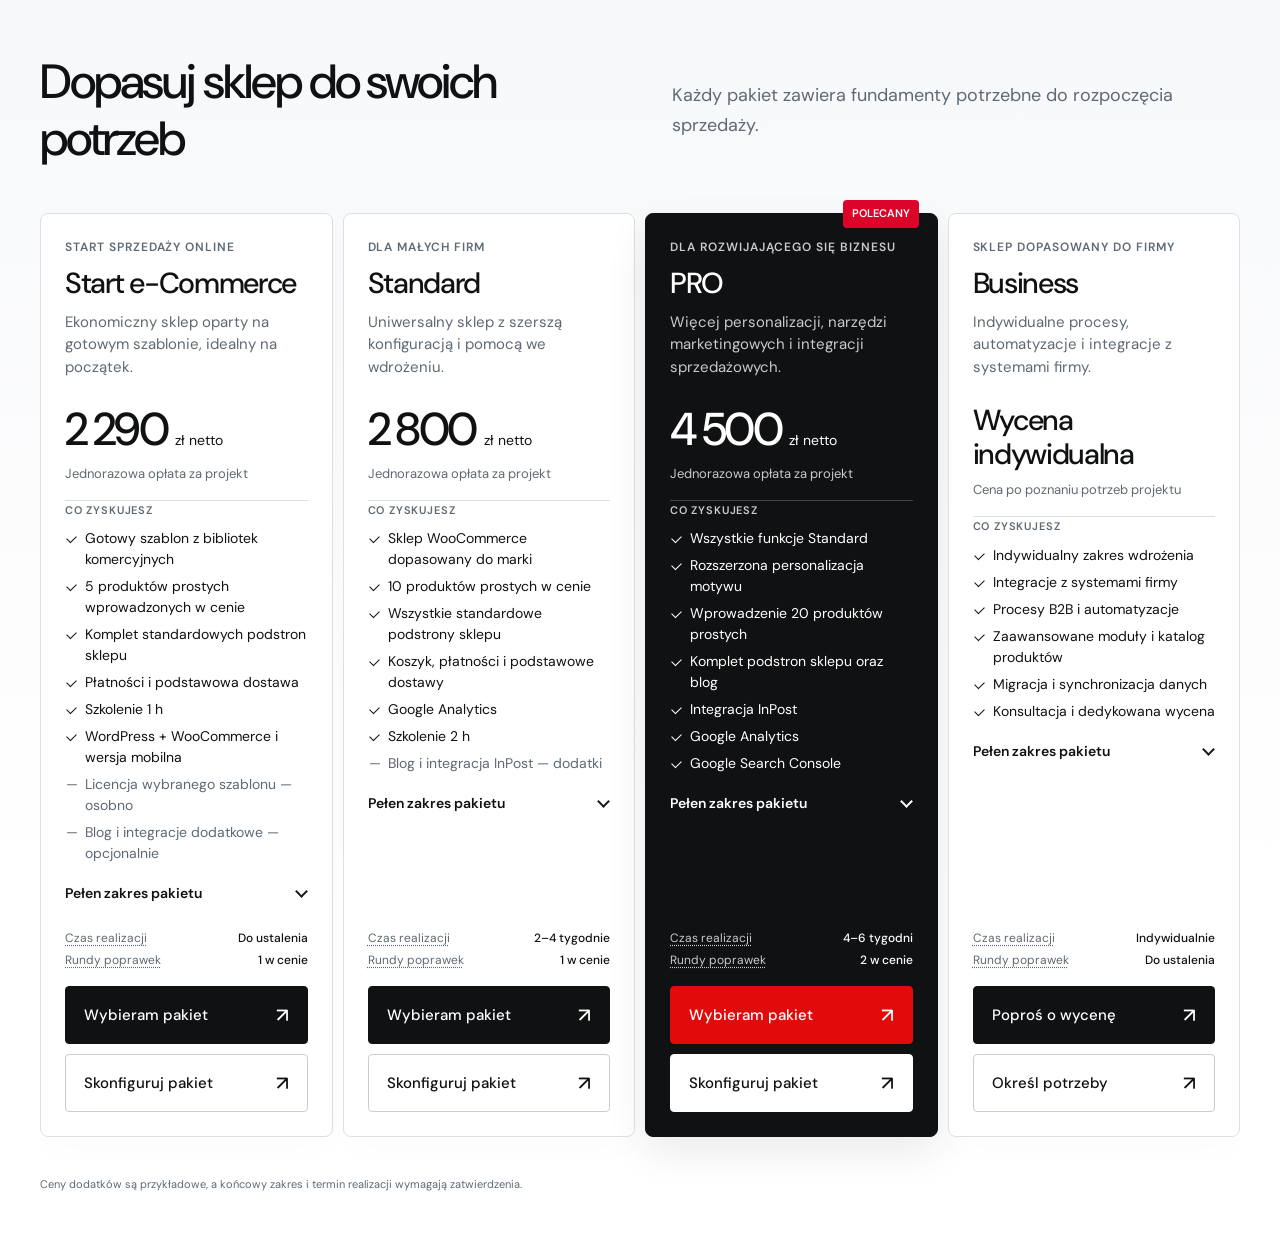
<file: index.html>
<!doctype html>
<html lang="pl"><head><meta charset="utf-8"><meta name="viewport" content="width=device-width,initial-scale=1"><title>Eniverse — kalkulator sklepów</title></head><body>
<!-- Eniverse: gotowy fragment do widżetu HTML Elementora. Sklepy internetowe, tryb produkcyjny. -->
<link rel="stylesheet" href="https://fonts.googleapis.com/css2?family=DM+Sans:wght@400;500;600;700&display=swap">
<style id="eniverse-pakiety-sklepow">
/* Style strony demonstracyjnej oraz elementów poza #eni-shop-calc. */
html:has(#eni-shop-calc[data-mode="demo"]) { color-scheme: light; }
body:has(#eni-shop-calc[data-mode="demo"]) { margin: 0; background: #fff; }
body.eni-shop-calc-scroll-locked { overflow: hidden; }

/* Integracja z istniejącymi kartami Elementora. */
#enp-cennik.eniverse-pricing .enp-card { position:relative; }
      #enp-cennik.eniverse-pricing .enp-card .ec-elementor-configure,
      .eniverse-pricing .enp-card .ec-elementor-configure { appearance:none; width:100%; min-height:42px; border:1px solid currentColor; border-radius:4px; background:transparent; color:inherit; font:500 13px/1.3 "DM Sans",sans-serif; padding:10px 14px; margin-top:10px; cursor:pointer; text-align:center; }
      #enp-cennik.eniverse-pricing .enp-card .ec-elementor-configure:hover,
      .eniverse-pricing .enp-card .ec-elementor-configure:hover { border-color:#e0002d; color:#e0002d; }
      #enp-cennik.eniverse-pricing .enp-card[data-eni-featured="true"],
      .eniverse-pricing .enp-card[data-eni-featured="true"] { background:#101112!important; color:#f7f8f9!important; border-color:#101112!important; }
      #enp-cennik.eniverse-pricing .enp-card[data-eni-featured="false"],
      .eniverse-pricing .enp-card[data-eni-featured="false"] { background:#fff!important; color:#101112!important; border-color:#d9dfe4!important; }
      #enp-cennik.eniverse-pricing .enp-card[data-eni-featured="true"] :is(h3,.enp-price,.enp-feature,.enp-project-scale),
      .eniverse-pricing .enp-card[data-eni-featured="true"] :is(h3,.enp-price,.enp-feature,.enp-project-scale) { color:#f7f8f9!important; }
      #enp-cennik.eniverse-pricing .enp-card[data-eni-featured="false"] :is(h3,.enp-price,.enp-feature,.enp-project-scale),
      .eniverse-pricing .enp-card[data-eni-featured="false"] :is(h3,.enp-price,.enp-feature,.enp-project-scale) { color:#101112!important; }
      #enp-cennik.eniverse-pricing .enp-card[data-eni-featured="true"] :is(.enp-eyebrow,.enp-card-desc,.enp-price-note,.enp-features small,.enp-meta dt),
      .eniverse-pricing .enp-card[data-eni-featured="true"] :is(.enp-eyebrow,.enp-card-desc,.enp-price-note,.enp-features small,.enp-meta dt) { color:#b9c0c7!important; }
      #enp-cennik.eniverse-pricing .enp-card[data-eni-featured="false"] :is(.enp-eyebrow,.enp-card-desc,.enp-price-note,.enp-features small,.enp-meta dt),
      .eniverse-pricing .enp-card[data-eni-featured="false"] :is(.enp-eyebrow,.enp-card-desc,.enp-price-note,.enp-features small,.enp-meta dt) { color:#64717d!important; }
      #enp-cennik.eniverse-pricing .enp-card[data-eni-featured="true"] .enp-btn,
      .eniverse-pricing .enp-card[data-eni-featured="true"] .enp-btn { background:#e0002d!important; border-color:#e0002d!important; color:#fff!important; }
      #enp-cennik.eniverse-pricing .enp-card[data-eni-featured="false"] .enp-btn,
      .eniverse-pricing .enp-card[data-eni-featured="false"] .enp-btn { background:#fff!important; border-color:#87929d!important; color:#141719!important; }
      #enp-cennik.eniverse-pricing .enp-card[data-eni-featured="false"] .enp-card-badge,
      .eniverse-pricing .enp-card[data-eni-featured="false"] .enp-card-badge { display:none!important; }
      #enp-cennik.eniverse-pricing .enp-card[data-eni-featured="true"] .ec-elementor-badge,
      .eniverse-pricing .enp-card[data-eni-featured="true"] .ec-elementor-badge { position:absolute; top:-10px; right:14px; background:#e0002d; color:#fff; font-size:10px; font-weight:600; line-height:1; padding:6px 9px; border-radius:2px; }

/* Dedykowany formularz Contact Form 7. */
body:not(.elementor-editor-active) #eniverse-shop-quote-form { position:absolute!important; width:1px!important; height:1px!important; overflow:hidden!important; clip-path:inset(50%); pointer-events:none; }
</style>
<link rel="stylesheet" href="kalkulator-sklepow.css?v=20261127-shop-15">

<!-- Style wyłącznie boxów i sekcji ofertowej -->
<style id="eniverse-boxy-pakietow-sklepow">
#eni-shop-calc .ec-package {
        background: white;
        border: 1px solid var(--ec-line);
        border-top: 4px solid var(--ec-red);
        padding: 30px;
        border-radius: 8px;
        max-width: 440px;
        margin: 10px auto;
      }

#eni-shop-calc .ec-package ul {
        padding-left: 20px;
        margin: 22px 0;
        line-height: 2;
      }

#eni-shop-calc .ec-package .ec-action {
        width: 100%;
      }

#eni-shop-calc .ec-page {
        background: var(--ec-white);
        padding: 24px 18px;
      }

#eni-shop-calc .ec-nav {
        display: flex;
        align-items: center;
        gap: 18px;
        padding-bottom: 22px;
        border-bottom: 1px solid var(--ec-line);
        margin-bottom: 28px;
        padding-right: 80px;
      }

#eni-shop-calc .ec-brand {
        font-size: 22px;
        font-weight: 700;
        letter-spacing: -0.06em;
      }

#eni-shop-calc .ec-brand b {
        color: var(--ec-red);
      }

#eni-shop-calc .ec-page-title {
        max-width: 650px;
        margin: 10px 0 12px;
        font-size: 38px;
        letter-spacing: -0.045em;
        font-weight: 500;
        line-height: 1.15;
      }

#eni-shop-calc .ec-intro {
        color: var(--ec-muted);
        max-width: 620px;
        margin-bottom: 26px;
      }

#eni-shop-calc .ec-packages {
        display: grid;
        grid-template-columns: repeat(3, minmax(0, 1fr));
        gap: 14px;
      }

#eni-shop-calc .ec-package {
        max-width: none;
        margin: 0;
        padding: 20px 16px;
        display: flex;
        flex-direction: column;
        border-top-width: 3px;
        min-width: 0;
      }

#eni-shop-calc .ec-package h2 {
        font-size: 25px;
        margin: 7px 0 0;
      }

#eni-shop-calc .ec-package .ec-price {
        font-size: 33px;
        white-space: nowrap;
      }

#eni-shop-calc .ec-pack-price {
        margin-top: 18px;
        min-height: 86px;
      }

#eni-shop-calc .ec-package ul {
        list-style: none;
        padding: 0;
        line-height: 1.5;
        margin: 12px 0 14px;
      }

#eni-shop-calc .ec-package li {
        display: flex;
        gap: 7px;
        padding: 8px 0;
        border-bottom: 1px solid #edf0f2;
        font-size: 12px;
      }

#eni-shop-calc .ec-tick {
        color: var(--ec-red);
        flex-shrink: 0;
      }

#eni-shop-calc .ec-package details {
        font-size: 12px;
        margin: 0 0 18px;
      }

#eni-shop-calc .ec-package summary {
        font-weight: 600;
        padding: 8px 0;
        color: var(--ec-ink);
      }

#eni-shop-calc .ec-card-actions {
        display: grid;
        gap: 8px;
        margin-top: auto;
        padding-top: 10px;
      }

#eni-shop-calc .ec-card-actions .ec-action {
        font-size: 12px;
        padding: 10px 6px;
        gap: 4px;
        min-height: 42px;
      }

#eni-shop-calc .ec-card-note {
        font-size: 11px;
        color: var(--ec-muted);
        margin-top: 10px;
      }

#eni-shop-calc .ec-off {
        color: var(--ec-muted);
      }

#eni-shop-calc .ec-pricing-note {
        margin-top: 24px;
        font-size: 11px;
        color: var(--ec-muted);
      }

@media (min-width: 980px) {
#eni-shop-calc .ec-packages {
          grid-template-columns: repeat(5, minmax(0, 1fr));
          gap: 10px;
        }

#eni-shop-calc .ec-package {
          padding: 18px 12px;
        }

#eni-shop-calc .ec-package h2 {
          font-size: 22px;
        }

#eni-shop-calc .ec-package .ec-price {
          font-size: 29px;
        }
}

@media (max-width: 760px) {
#eni-shop-calc .ec-packages {
          grid-template-columns: repeat(2, minmax(0, 1fr));
        }

#eni-shop-calc .ec-page-title {
          font-size: 30px;
        }
}

@media (max-width: 470px) {
#eni-shop-calc .ec-packages {
          grid-template-columns: 1fr;
        }

#eni-shop-calc .ec-page {
          padding: 18px 10px;
        }

#eni-shop-calc .ec-package {
          padding: 22px;
        }
}

#eni-shop-calc .ec-preview-page { padding:28px 18px 42px; background:#fff; border-radius:0; }

#eni-shop-calc .ec-preview-heading { margin-bottom:32px; }

#eni-shop-calc .ec-page-title { font-size:clamp(29px,4vw,43px); margin:8px 0; }

#eni-shop-calc .ec-intro { font-size:14px; margin-bottom:0; }

#eni-shop-calc .ec-group-label { display:flex; align-items:center; justify-content:space-between; gap:12px; margin:22px 0 12px; padding-bottom:10px; border-bottom:1px solid var(--ec-line); }

#eni-shop-calc .ec-group-label span:first-child { font-weight:600; font-size:16px; }

#eni-shop-calc .ec-group-label span:last-child { color:var(--ec-muted); font-size:12px; }

#eni-shop-calc .ec-group-label--main { margin-top:42px; }

#eni-shop-calc .ec-packages,
#eni-shop-calc .ec-packages--main { display:grid; grid-template-columns:repeat(3,minmax(0,1fr)); gap:20px; }

#eni-shop-calc .ec-packages--entry { grid-template-columns:repeat(2,minmax(0,1fr)); }

/* Otwarty zakres powiększa wyłącznie swoją kartę, nie sąsiednie wiersza. */
#eni-shop-calc .ec-packages--entry,
#eni-shop-calc .ec-packages--main { align-items:start; }

#eni-shop-calc .ec-packages--entry > .ec-package,
#eni-shop-calc .ec-packages--main > .ec-package { align-self:start; width:100%; }

#eni-shop-calc .ec-package { position:relative; background:#fff; border:1px solid #d9dfe4; border-radius:9px; padding:23px 24px 24px; margin:0; max-width:none; display:flex; flex-direction:column; min-width:0; min-height:var(--ec-equal-card-height, 0px); color:#121414; }

#eni-shop-calc .ec-package h2 { font-size:29px; font-weight:500; letter-spacing:-.045em; margin:10px 0 10px; line-height:1.12; color:inherit; }

#eni-shop-calc .ec-package h3 { font-size:18px; letter-spacing:-.035em; font-weight:500; margin:7px 0 5px; color:inherit; }

#eni-shop-calc .ec-package .ec-kicker { font-size:11px; font-weight:600; letter-spacing:.095em; color:#617080; }

#eni-shop-calc .ec-card-header { min-height:148px; }

#eni-shop-calc .ec-card-description { font-size:15px; line-height:1.55; color:#66727f; min-height:70px; }

#eni-shop-calc .ec-card-budget { margin-top:4px; padding-bottom:17px; }

#eni-shop-calc .ec-card-price { display:flex; align-items:baseline; flex-wrap:wrap; gap:9px; white-space:nowrap; }

#eni-shop-calc .ec-card-price small { font-size:13px; font-weight:400; }

#eni-shop-calc .ec-card-price strong { font-size:47px; font-weight:500; letter-spacing:-.065em; line-height:1.15; font-variant-numeric:tabular-nums; }

#eni-shop-calc .ec-card-price span { font-size:12px; }

#eni-shop-calc .ec-card-budget .ec-muted { margin-top:8px; font-size:12px; }

/* Abonament: dwie czytelne ceny w jednym wierszu. */
#eni-shop-calc .ec-mini-prices { display:grid; grid-template-columns:max-content max-content max-content; justify-content:start; align-items:baseline; column-gap:clamp(6px,.8vw,12px); row-gap:5px; max-width:100%; }

#eni-shop-calc .ec-mini-price { min-width:0; display:flex; align-items:baseline; flex-wrap:wrap; column-gap:5px; row-gap:0; }

#eni-shop-calc .ec-mini-price strong { font-size:clamp(31px,3.2vw,47px); font-weight:500; line-height:1.14; letter-spacing:-.065em; font-variant-numeric:tabular-nums; white-space:nowrap; }

#eni-shop-calc .ec-mini-price span { font-size:12px; white-space:nowrap; }

#eni-shop-calc .ec-mini-price--annual strong { color:#101112; }

#eni-shop-calc .ec-mini-or { color:#69747e; font-size:12px; }

#eni-shop-calc .ec-mini-saving { margin-top:13px!important; font-size:13px; line-height:1.45; color:#32383d; font-weight:500; }

#eni-shop-calc .ec-mini-small { margin-top:5px!important; font-size:11px!important; color:#66727f; }

@media(max-width:400px) {
#eni-shop-calc .ec-mini-price strong { font-size:30px; }

#eni-shop-calc .ec-mini-prices { gap:6px; }

#eni-shop-calc .ec-mini-price span { font-size:11px; }
}

#eni-shop-calc .ec-project-scale { min-height:152px; padding:14px 0 20px; border-top:1px solid var(--ec-line); }

#eni-shop-calc .ec-project-scale p { font-size:12px; line-height:1.55; color:#66727f; }

#eni-shop-calc .ec-project-page { display:flex; flex-direction:column; gap:4px; width:54px; height:47px; padding:5px; border:1px solid #a8b7c4; border-radius:2px; margin-bottom:9px; }

#eni-shop-calc .ec-project-page i { height:5px; background:#dfe5e9; border-radius:1px; }

#eni-shop-calc .ec-project-page i:first-child { background:currentColor; height:6px; }

#eni-shop-calc .ec-project-tiles { display:grid; grid-template-columns:repeat(5,31px); gap:4px; width:max-content; margin:2px 0 9px; }

#eni-shop-calc .ec-project-tiles i { display:block; width:31px; height:12px; border:1px solid #9caab5; background:#e9edf0; border-radius:1px; }

#eni-shop-calc .ec-project-tiles i.is-active { background:#121414; border-color:#121414; }

#eni-shop-calc .ec-features { border-top:1px solid var(--ec-line); padding-top:17px; min-height:285px; }

#eni-shop-calc .ec-features ul { list-style:none; padding:0; margin:10px 0 0; }

#eni-shop-calc .ec-features li { display:flex; gap:9px; padding:3px 0; border:0; font-size:13px; line-height:1.5; }

#eni-shop-calc .ec-features li small { display:block; font-size:11px; color:#65717b; margin-top:1px; }

#eni-shop-calc .ec-tick { min-width:12px; color:inherit; }

#eni-shop-calc .ec-dotted { text-decoration:underline dotted; text-decoration-thickness:1px; text-underline-offset:3px; }

#eni-shop-calc .ec-card-meta { margin:12px 0 0; }

#eni-shop-calc .ec-card-meta div { display:flex; justify-content:space-between; gap:12px; margin:7px 0; font-size:12px; }

#eni-shop-calc .ec-card-meta dt { color:#64717d; font-weight:600; display:inline-flex; align-items:center; gap:8px; }

#eni-shop-calc .ec-card-meta .ec-meta-icon { display:inline-flex; align-items:center; justify-content:center; width:15px; flex:0 0 15px; }

#eni-shop-calc .ec-card-meta dd { margin:0; text-align:right; }

#eni-shop-calc .ec-card-details { margin:16px 0 16px; padding:0; border:1px solid #E20B0C; border-radius:6px; background:#fff; color:#101112; font-size:12px; overflow:hidden; }

#eni-shop-calc .ec-card-details[open] { border-color:#E20B0C; box-shadow:none; }

#eni-shop-calc .ec-card-details summary { display:flex; justify-content:space-between; align-items:center; gap:12px; padding:13px 14px; color:#101112; list-style:none!important; cursor:pointer; font-size:13px; font-weight:600; background:#fff; }

#eni-shop-calc .ec-card-details summary:hover { background:#fafafa; }

#eni-shop-calc .ec-card-details summary:focus-visible { outline:2px solid #E20B0C; outline-offset:-3px; }

#eni-shop-calc .ec-details-copy { display:flex; flex-direction:column; gap:3px; min-width:0; }

#eni-shop-calc .ec-details-copy strong { font:inherit; }

#eni-shop-calc .ec-details-copy small { font-size:11px; line-height:1.35; font-weight:400; color:#66727f; }

#eni-shop-calc .ec-card-details summary::-webkit-details-marker { display:none; }

#eni-shop-calc .ec-card-details summary::after { content:""; flex-shrink:0; width:9px; height:9px; border-right:2px solid #E20B0C; border-bottom:2px solid #E20B0C; transform:rotate(45deg); transition:transform .18s ease; margin:0 5px 4px 0; }

#eni-shop-calc .ec-card-details[open] summary::after { transform:rotate(225deg); margin-top:7px; margin-bottom:0; }

#eni-shop-calc .ec-package .ec-details-list { margin:0; padding:12px 14px 14px; border-top:1px solid #e5e5e5; color:#101112; background:#fff; }

#eni-shop-calc .ec-package .ec-details-list li { font-size:12px; padding:5px 0; border:0; line-height:1.5; }

/* Odstęp elastyczny należy do metadanych, a nie do przycisku zakresu.
         Czas realizacji, rundy poprawek i cała grupa przycisków pozostają razem na dole. */
#eni-shop-calc .ec-package .ec-card-meta { margin: auto 0 0; padding-top: 16px; }

/* Gdy rozwijamy zakres, zachowujemy odstęp ponad metadanymi z zamkniętej karty.
         Dodatkowa treść powiększa kartę WYŁĄCZNIE w dół i przesuwa przyciski pod nią. */
#eni-shop-calc .ec-package:has(.ec-card-details[open]) .ec-card-meta {
        margin-top: var(--ec-meta-fixed-gap, 0px);
      }

#eni-shop-calc .ec-package .ec-card-details { margin: 9px 0 9px; }

#eni-shop-calc .ec-package .ec-card-actions { margin-top:0; display:grid; gap:9px; padding-top:0; }

#eni-shop-calc .ec-card-actions .ec-action { display:flex; justify-content:space-between; align-items:center; gap:15px; padding:14px 17px; min-height:57px; border:1px solid #7b8792; border-radius:4px; font-size:14px; font-weight:500; text-align:left; background:transparent; color:#141719; line-height:1.4; }

#eni-shop-calc .ec-card-actions .ec-action:hover { border-color:var(--ec-red); color:var(--ec-red); }

#eni-shop-calc .ec-card-actions .ec-configure { border-color:#dce1e5; min-height:44px; background:#f6f7f8; font-size:12px; }

#eni-shop-calc .ec-package--featured { background:#101112; color:#f7f8f9; border-color:#101112; }

#eni-shop-calc .ec-package--featured .ec-kicker,
#eni-shop-calc .ec-package--featured .ec-section-label,
#eni-shop-calc .ec-package--featured .ec-card-description,
#eni-shop-calc .ec-package--featured .ec-muted,
#eni-shop-calc .ec-package--featured .ec-project-scale p,
#eni-shop-calc .ec-package--featured .ec-features small,
#eni-shop-calc .ec-package--featured .ec-card-meta dt { color:#b9c0c7; }

#eni-shop-calc .ec-package--featured .ec-project-scale,
#eni-shop-calc .ec-package--featured .ec-features { border-color:#454c52; }

#eni-shop-calc .ec-package--featured .ec-card-details { background:#101112; border-color:#E20B0C; color:#fff; }

#eni-shop-calc .ec-package--featured .ec-card-details summary { background:#101112; color:#fff; }

#eni-shop-calc .ec-package--featured .ec-card-details summary:hover { background:#24272a; }

#eni-shop-calc .ec-package--featured .ec-details-copy small { color:#e6e9eb; }

#eni-shop-calc .ec-package--featured .ec-details-list { background:#101112; border-color:#454c52; color:#fff; }

#eni-shop-calc .ec-package--featured .ec-project-tiles i { background:#333c43; border-color:#7b8790; }

#eni-shop-calc .ec-package--featured .ec-project-tiles i.is-active { background:#e0002e; border-color:#e0002e; }

#eni-shop-calc .ec-package--featured .ec-card-actions .ec-choose { background:#e0002d; border-color:#e0002d; color:#fff; }

#eni-shop-calc .ec-package--featured .ec-card-actions .ec-configure { background:#24282c; border-color:#545d65; color:#fff; }

#eni-shop-calc .ec-package--featured .ec-card-actions .ec-action:hover { filter:brightness(1.1); }

#eni-shop-calc .ec-featured-badge { position:absolute; right:16px; top:-11px; padding:6px 9px; border-radius:2px; background:#e0002d; color:#fff; font-size:10px; font-weight:600; line-height:1; }

#eni-shop-calc .ec-off { color:var(--ec-muted); }

#eni-shop-calc .ec-package--featured .ec-off { color:#9ea6ae; }

#eni-shop-calc .ec-pricing-note { font-size:11px; margin-top:18px; }

/* Elementor / WordPress: widok demonstracyjny znika, gdy wykryte są istniejące boksy. */
#eni-shop-calc.ec-elementor-mode { margin:0; max-width:none; isolation:auto; }

@media(max-width:1040px) {
#eni-shop-calc .ec-packages--main { gap:12px; }

#eni-shop-calc .ec-package { padding:19px 16px; }

#eni-shop-calc .ec-card-price strong { font-size:40px; }
}

@media(max-width:750px) {
#eni-shop-calc .ec-packages--main,
#eni-shop-calc .ec-packages--entry { grid-template-columns:repeat(2,minmax(0,1fr)); }

#eni-shop-calc .ec-card-header,
#eni-shop-calc .ec-features,
#eni-shop-calc .ec-project-scale { min-height:0; }

#eni-shop-calc .ec-card-meta { margin-top:30px; }
}

@media(max-width:580px) {
#eni-shop-calc .ec-packages--main,
#eni-shop-calc .ec-packages--entry { grid-template-columns:1fr; }

#eni-shop-calc .ec-preview-page { padding:18px 10px 26px; }

#eni-shop-calc .ec-package { padding:23px 20px; }

#eni-shop-calc .ec-package .ec-card-price strong { font-size:45px; }

#eni-shop-calc .ec-group-label { align-items:flex-start; flex-direction:column; gap:3px; }
}

:is(#eni-shop-calc,#eni-shop-calc-portal) .ec-aside .ec-line.ec-project-subtotal {
        align-items:center;
        border-top:1px solid #dce2e7;
        margin-top:13px;
        padding-top:12px;
        font-weight:700;
        color:#141719;
      }

#eni-shop-calc .ec-project-subtotal strong {
        white-space:nowrap;
        font-size:15px;
        font-variant-numeric:tabular-nums;
      }

#eni-shop-calc .ec-preview-page { padding-left:clamp(12px,1.5vw,28px); padding-right:clamp(12px,1.5vw,28px); }

#eni-shop-calc .ec-packages-wide-scroll { width:100%; max-width:100%; overflow-x:auto; overscroll-behavior-x:contain; scrollbar-width:thin; padding:12px 0 18px; }

#eni-shop-calc .ec-packages-overview { display:grid; grid-template-columns:minmax(0,1.65fr) minmax(0,3fr); gap:16px; align-items:start; min-width:1450px; }

#eni-shop-calc .ec-package-group { min-width:0; }

#eni-shop-calc .ec-package-group .ec-group-label { margin:0 0 15px; min-height:50px; align-items:flex-end; padding-bottom:9px; }

#eni-shop-calc .ec-package-group .ec-group-label span:first-child { font-size:15px; }

#eni-shop-calc .ec-package-group .ec-group-label span:last-child { font-size:10px; text-align:right; }

#eni-shop-calc .ec-packages-overview .ec-packages--entry { grid-template-columns:repeat(2,minmax(0,1fr)); gap:12px; }

#eni-shop-calc .ec-packages-overview .ec-packages--main { grid-template-columns:repeat(3,minmax(0,1fr)); gap:12px; }

#eni-shop-calc .ec-packages-overview .ec-package { padding:22px 15px 23px; }

#eni-shop-calc .ec-packages-overview .ec-card-header { min-height:150px; }

#eni-shop-calc .ec-packages-overview .ec-package h2 { font-size:clamp(23px,1.65vw,29px); }

#eni-shop-calc .ec-packages-overview .ec-card-description { font-size:13px; }

#eni-shop-calc .ec-packages-overview .ec-features li { font-size:12px; }

#eni-shop-calc .ec-packages-overview .ec-mini-prices { grid-template-columns:minmax(0,1fr) auto minmax(0,1fr); align-items:center; }

#eni-shop-calc .ec-packages-overview .ec-mini-price { display:flex; flex-direction:column; gap:2px; align-items:flex-start; }

#eni-shop-calc .ec-packages-overview .ec-mini-price strong { font-size:clamp(30px,2.6vw,43px); }

#eni-shop-calc .ec-packages-overview .ec-card-price strong { font-size:clamp(35px,2.7vw,47px); }

#eni-shop-calc .ec-packages-overview .ec-card-actions .ec-action { font-size:12px; padding:12px 10px; }

#eni-shop-calc .ec-packages-overview .ec-card-actions .ec-configure { font-size:11px; }

@media (max-width:1199px) {
#eni-shop-calc .ec-packages-overview { min-width:0; display:grid; grid-template-columns:1fr; gap:28px; }

#eni-shop-calc .ec-package-group .ec-group-label { min-height:0; }

#eni-shop-calc .ec-packages-overview .ec-packages--entry { grid-template-columns:repeat(2,minmax(0,1fr)); }

#eni-shop-calc .ec-packages-overview .ec-packages--main { grid-template-columns:repeat(3,minmax(0,1fr)); }
}

@media (max-width:750px) {
#eni-shop-calc .ec-packages-overview .ec-packages--main { grid-template-columns:repeat(2,minmax(0,1fr)); }
}

@media (max-width:580px) {
#eni-shop-calc .ec-packages-overview .ec-packages--entry,
#eni-shop-calc .ec-packages-overview .ec-packages--main { grid-template-columns:1fr; }

#eni-shop-calc .ec-packages-wide-scroll { overflow:visible; }

#eni-shop-calc .ec-packages-overview .ec-package { padding:22px 19px; }

#eni-shop-calc .ec-packages-overview .ec-mini-price { flex-direction:row; align-items:baseline; }
}

/* Abonament: przycisk galerii i galeria wzorów stron. */
#eni-shop-calc .ec-template-launch {
        margin-top:14px; width:100%; display:flex; align-items:center; justify-content:space-between;
        gap:9px; padding:12px 11px; border:1px solid #E20B0C; border-radius:5px;
        background:#fff; color:#E20B0C; font-size:12px; font-weight:650; text-align:left;
      }

#eni-shop-calc .ec-template-launch:hover { background:#fff3f3; }

#eni-shop-calc .ec-elementor-templates { color:#E20B0C!important; border-color:#E20B0C!important; }

/* Poziome „klamry” nad każdą z dwóch grup kart.
         Wewnątrz podpis grupy i liczba pakietów; klamra wskazuje obszar poniżej. */
#eni-shop-calc .ec-package-group .ec-group-label.ec-group-label--brace {
        display:flex;
        flex-direction:column;
        align-items:stretch;
        justify-content:flex-end;
        gap:4px;
        min-height:96px;
        margin:0 0 15px;
        padding:0;
        border:0;
      }

#eni-shop-calc .ec-brace-copy {
        display:flex;
        justify-content:center;
        align-items:center;
        gap:11px;
        padding:0 12px;
        text-align:left;
      }

#eni-shop-calc .ec-brace-number {
        flex:0 0 auto;
        display:grid;
        place-items:center;
        width:33px;
        height:33px;
        border:1px solid #ecc9ca;
        border-radius:50%;
        color:#E20B0C;
        background:#fff8f8;
        font-size:11px;
        font-weight:750;
        font-variant-numeric:tabular-nums;
      }

#eni-shop-calc .ec-brace-text {
        display:flex;
        flex-direction:column;
        justify-content:center;
        gap:4px;
        min-width:0;
      }

#eni-shop-calc .ec-package-group .ec-brace-text strong {
        color:#172027;
        font-size:17px;
        line-height:1.2;
        font-weight:720;
        letter-spacing:-.025em;
      }

#eni-shop-calc .ec-package-group .ec-brace-text small {
        color:#667481;
        font-size:11px;
        line-height:1.25;
        font-weight:400;
      }

#eni-shop-calc .ec-brace-svg {
        display:block;
        width:100%;
        height:36px;
        overflow:visible;
        fill:none;
        stroke:#8e9ba5;
        stroke-width:1.6px;
        stroke-linecap:round;
        stroke-linejoin:round;
        transform:rotate(180deg);
      }

#eni-shop-calc .ec-brace-svg path { vector-effect:non-scaling-stroke; }

#eni-shop-calc .ec-package-group--entry .ec-brace-svg { stroke:#a4afb8; }

#eni-shop-calc .ec-package-group--main .ec-brace-svg { stroke:#a4afb8; }

@media (max-width:580px) {
#eni-shop-calc .ec-package-group .ec-group-label.ec-group-label--brace { min-height:90px; }

#eni-shop-calc .ec-brace-copy { padding:0 4px; }

#eni-shop-calc .ec-brace-text strong { font-size:16px; }

#eni-shop-calc .ec-brace-text small { font-size:10px; }

#eni-shop-calc .ec-brace-svg { height:30px; }
}

/* Pełen zakres jako subtelny tekst na końcu listy, z czarną strzałką.
         Dla czarnej karty Wizytówka strzałka ma białe tło dla czytelności. */
#eni-shop-calc .ec-package .ec-features .ec-card-details {
        margin:12px 0 0;
        padding:0;
        border:0;
        border-radius:0;
        background:transparent;
        color:inherit;
        overflow:visible;
      }

#eni-shop-calc .ec-package .ec-features .ec-card-details[open] {
        border:0;
        box-shadow:none;
      }

#eni-shop-calc .ec-package .ec-features .ec-card-details > summary {
        display:inline-flex;
        align-items:center;
        justify-content:flex-start;
        gap:9px;
        padding:3px 0;
        margin:0;
        border:0;
        border-radius:0;
        background:transparent;
        color:inherit;
        font-size:12px;
        font-weight:700;
        line-height:1.4;
        cursor:pointer;
        list-style:none;
      }

#eni-shop-calc .ec-package .ec-features .ec-card-details > summary strong {
        font-weight:700;
      }

#eni-shop-calc .ec-package .ec-features .ec-card-details > summary:hover {
        background:transparent;
        color:inherit;
      }

#eni-shop-calc .ec-package .ec-features .ec-card-details > summary:hover strong {
        text-decoration:underline;
        text-underline-offset:3px;
      }

#eni-shop-calc .ec-package .ec-features .ec-card-details > summary::after {
        display:block;
        content:"";
        width:7px;
        height:7px;
        flex:0 0 7px;
        margin:0 2px 4px 0;
        border-right:2px solid #17191b;
        border-bottom:2px solid #17191b;
        background:transparent;
        transform:rotate(45deg);
        transition:transform .2s ease;
      }

#eni-shop-calc .ec-package .ec-features .ec-card-details[open] > summary::after {
        transform:rotate(225deg);
        margin:5px 2px 0 0;
      }

#eni-shop-calc .ec-package--featured .ec-features .ec-card-details > summary {
        color:#fff;
        background:transparent;
      }

#eni-shop-calc .ec-package.ec-package--featured .ec-features .ec-card-details > summary::after {
        background:transparent;
        border-right-color:#fff;
        border-bottom-color:#fff;
        border-radius:0;
        box-shadow:none;
      }

#eni-shop-calc .ec-package .ec-features .ec-card-details .ec-details-list {
        margin:10px 0 0;
        padding:9px 0 0;
        background:transparent;
        border-top:1px solid #e0e5e9;
        color:inherit;
      }

#eni-shop-calc .ec-package--featured .ec-features .ec-card-details .ec-details-list {
        background:transparent;
        color:#fff;
        border-top-color:#454c52;
      }

/* Dwa pełnowymiarowe CTA: czarne główne, białe drugorzędne,
         ten sam rozmiar również w czarnej Wizytówce. */
#eni-shop-calc .ec-packages-overview .ec-card-actions .ec-choose,
#eni-shop-calc .ec-packages-overview .ec-card-actions .ec-configure {
        display:flex;
        width:100%;
        height:58px;
        min-height:58px;
        box-sizing:border-box;
        align-items:center;
        justify-content:space-between;
        gap:9px;
        padding:11px 12px;
        border-radius:5px;
        font-size:12px;
        font-weight:650;
        line-height:1.3;
        transition:background .18s ease,border-color .18s ease,color .18s ease;
      }

/* Czarny przycisk tylko na niewyróżnionych kartach.
         Wizytówka ma oddzielny, bardziej szczegółowy selektor. */
#eni-shop-calc .ec-package:not(.ec-package--featured) .ec-card-actions .ec-choose {
        background:#111214;
        border:1px solid #111214;
        color:#fff;
      }

#eni-shop-calc .ec-package:not(.ec-package--featured) .ec-card-actions .ec-choose:hover {
        background:#2b2d31;
        border-color:#2b2d31;
        color:#fff;
        filter:none;
      }

#eni-shop-calc .ec-package.ec-package--featured[data-ec-plan="wiz"] .ec-card-actions button.ec-choose {
        background-color:#E20B0C!important;
        border-color:#E20B0C!important;
        color:#fff!important;
        box-shadow:none;
        filter:none;
      }

#eni-shop-calc .ec-package.ec-package--featured[data-ec-plan="wiz"] .ec-card-actions button.ec-choose:hover {
        background-color:#c5090a!important;
        border-color:#c5090a!important;
        color:#fff!important;
        filter:none;
      }

#eni-shop-calc .ec-package .ec-card-actions .ec-configure,
#eni-shop-calc .ec-package--featured .ec-card-actions .ec-configure {
        background:#fff;
        border:1px solid #c9d0d6;
        color:#141719;
      }

#eni-shop-calc .ec-package .ec-card-actions .ec-configure:hover,
#eni-shop-calc .ec-package--featured .ec-card-actions .ec-configure:hover {
        background:#f4f6f8;
        border-color:#8e9aa5;
        color:#141719;
        filter:none;
      }

/* Wyróżniona Wizytówka: konfigurator czarny, z jasnym tekstem i
         delikatnym obramowaniem, żeby nie zlewał się z czarną kartą. */
#eni-shop-calc .ec-package.ec-package--featured[data-ec-plan="wiz"] .ec-card-actions button.ec-configure {
        background-color:#1b1d20;
        border-color:#636b74;
        color:#fff;
        filter:none;
      }

#eni-shop-calc .ec-package.ec-package--featured[data-ec-plan="wiz"] .ec-card-actions button.ec-configure:hover {
        background-color:#30343a;
        border-color:#8b939b;
        color:#fff;
        filter:none;
      }

/* Wygląd cen Abonamentu — wartości z cennik-sklepow.js. */
#eni-shop-calc .ec-packages-overview .ec-mini-prices {
        display:grid;
        grid-template-columns:max-content max-content max-content;
        justify-content:start;
        align-items:start;
        column-gap:8px;
        row-gap:4px;
        max-width:100%;
      }

#eni-shop-calc .ec-packages-overview .ec-mini-or {
        align-self:start;
        margin-top:16px;
        white-space:nowrap;
      }

#eni-shop-calc .ec-packages-overview .ec-mini-price {
        display:flex;
        flex-direction:column;
        align-items:flex-start;
        justify-content:flex-start;
        gap:3px;
      }

@media(max-width:400px) {
#eni-shop-calc .ec-packages-overview .ec-mini-prices { column-gap:5px; }

#eni-shop-calc .ec-packages-overview .ec-mini-or { margin-top:13px; }
}

/* Nowy układ: Abonament w poziomym boksie nad czterema pakietami. */
#eni-shop-calc .ec-packages-overview {
        display:grid;grid-template-columns:minmax(0,1fr);width:100%;min-width:0;
        align-items:start;gap:28px;
      }

#eni-shop-calc .ec-packages-wide-scroll {overflow-x:hidden;padding:12px 0 20px;}

#eni-shop-calc .ec-packages-overview .ec-package-group {width:100%;min-width:0;}

#eni-shop-calc .ec-price-group-heading {
        display:flex;flex-wrap:wrap;align-items:baseline;justify-content:space-between;
        gap:7px 18px;margin:0 0 12px;font-size:12px;color:#687480;line-height:1.4;
      }

#eni-shop-calc .ec-price-group-heading strong {font-size:11px;color:#283139;font-weight:750;letter-spacing:.08em;}

#eni-shop-calc .ec-packages-overview .ec-packages--entry {
        display:grid;grid-template-columns:minmax(0,1fr);gap:0;
      }

#eni-shop-calc .ec-packages-overview .ec-packages--main {
        display:grid;grid-template-columns:repeat(4,minmax(0,1fr));gap:14px;
      }

#eni-shop-calc .ec-packages-overview .ec-package {min-width:0;}

#eni-shop-calc .ec-packages-overview .ec-package[data-ec-plan="mini"] {
        display:grid;
        grid-template-columns:minmax(0,1.22fr) minmax(0,1.13fr) minmax(0,.90fr);
        grid-template-rows:auto auto;
        align-items:start;gap:12px 27px;
        min-height:0;padding:25px 30px;
        border:1px solid #d1d7df;
        background:linear-gradient(120deg,#fff 0%,#fff 65%,#f9fafb 100%);
      }

#eni-shop-calc .ec-package[data-ec-plan="mini"] .ec-card-header {
        grid-column:1;grid-row:1;min-height:0;
      }

#eni-shop-calc .ec-package[data-ec-plan="mini"] .ec-card-description {
        min-height:0;margin:0;max-width:440px;
      }

#eni-shop-calc .ec-package[data-ec-plan="mini"] .ec-card-budget {
        grid-column:1;grid-row:2;margin:0;padding:0;
      }

#eni-shop-calc .ec-package[data-ec-plan="mini"] .ec-project-scale {
        grid-column:2;grid-row:1;min-height:0;border:0;padding:0;
      }

#eni-shop-calc .ec-package[data-ec-plan="mini"] .ec-features {
        grid-column:2;grid-row:2;min-height:0;border:0;padding:0;
      }

#eni-shop-calc .ec-package[data-ec-plan="mini"] .ec-features ul {margin-top:8px;}

#eni-shop-calc .ec-package[data-ec-plan="mini"] .ec-card-meta {
        grid-column:3;grid-row:1;margin:0;padding:0;
      }

#eni-shop-calc .ec-package[data-ec-plan="mini"] .ec-card-actions {
        grid-column:3;grid-row:2;margin:0;padding:0;align-self:start;
      }

#eni-shop-calc .ec-package[data-ec-plan="mini"] .ec-mini-prices {
        display:grid;grid-template-columns:max-content max-content max-content;
        align-items:start;justify-content:start;column-gap:9px;row-gap:4px;
        max-width:100%;
      }

#eni-shop-calc .ec-package[data-ec-plan="mini"] .ec-mini-price {
        display:flex;flex-direction:column;align-items:flex-start;gap:3px;
      }

#eni-shop-calc .ec-package[data-ec-plan="mini"] .ec-mini-price strong {
        font-size:clamp(32px,3vw,45px);
      }

#eni-shop-calc .ec-package[data-ec-plan="mini"] .ec-mini-or {margin-top:15px;white-space:nowrap;}

#eni-shop-calc .ec-package[data-ec-plan="mini"] .ec-mini-price--annual strong {color:#E20B0C;}

#eni-shop-calc .ec-package[data-ec-plan="mini"] .ec-mini-saving {
        max-width:420px;margin-top:10px!important;font-size:12px;
      }

#eni-shop-calc .ec-package[data-ec-plan="mini"] .ec-mini-small {
        max-width:420px;line-height:1.5;
      }

#eni-shop-calc .ec-package[data-ec-plan="mini"] .ec-template-launch {
        width:auto;max-width:100%;margin-top:12px;
      }

@media(max-width:1150px) {
#eni-shop-calc .ec-packages-overview .ec-packages--main {
          grid-template-columns:repeat(2,minmax(0,1fr));
        }

#eni-shop-calc .ec-packages-overview .ec-package[data-ec-plan="mini"] {
          grid-template-columns:minmax(0,1fr) minmax(0,1fr);
          gap:16px 24px;
        }

#eni-shop-calc .ec-package[data-ec-plan="mini"] .ec-card-header {grid-column:1;grid-row:1;}

#eni-shop-calc .ec-package[data-ec-plan="mini"] .ec-card-budget {grid-column:1;grid-row:2;}

#eni-shop-calc .ec-package[data-ec-plan="mini"] .ec-project-scale {grid-column:2;grid-row:1;}

#eni-shop-calc .ec-package[data-ec-plan="mini"] .ec-features {grid-column:2;grid-row:2;}

#eni-shop-calc .ec-package[data-ec-plan="mini"] .ec-card-meta {grid-column:1;grid-row:3;}

#eni-shop-calc .ec-package[data-ec-plan="mini"] .ec-card-actions {grid-column:2;grid-row:3;}
}

@media(max-width:650px) {
#eni-shop-calc .ec-packages-overview .ec-packages--main {
          grid-template-columns:minmax(0,1fr);
        }

#eni-shop-calc .ec-packages-overview .ec-package[data-ec-plan="mini"] {
          display:flex;flex-direction:column;gap:14px;padding:21px 19px;
        }

#eni-shop-calc .ec-package[data-ec-plan="mini"] .ec-card-budget,
#eni-shop-calc .ec-package[data-ec-plan="mini"] .ec-project-scale,
#eni-shop-calc .ec-package[data-ec-plan="mini"] .ec-features,
#eni-shop-calc .ec-package[data-ec-plan="mini"] .ec-card-meta,
#eni-shop-calc .ec-package[data-ec-plan="mini"] .ec-card-actions {
          width:100%;
        }

#eni-shop-calc .ec-package[data-ec-plan="mini"] .ec-project-scale,
#eni-shop-calc .ec-package[data-ec-plan="mini"] .ec-features {
          border-top:1px solid #e3e8ec;padding-top:14px;
        }

#eni-shop-calc .ec-package[data-ec-plan="mini"] .ec-mini-prices {column-gap:6px;}

#eni-shop-calc .ec-package[data-ec-plan="mini"] .ec-mini-price strong {
          font-size:clamp(29px,8vw,38px);
        }

#eni-shop-calc .ec-package[data-ec-plan="mini"] .ec-annual-promo-line del {font-size:15px;}
}

/* Cena przekreślona w porównaniu płatności w konfiguratorze. */
#eni-shop-calc .ec-mini-rate-variant .ec-abo-regular-price {
        display:block;
        margin-top:4px;
        font-size:10px;
        line-height:1.45;
        color:#64717c;
      }

#eni-shop-calc .ec-mini-rate-variant .ec-abo-regular-price del {
        color:#8e99a4;
        text-decoration:line-through;
      }

/* Abonament: uporządkowana oferta 3-kolumnowa. Każdy blok jest jedną całością:
         wprowadzenie/cena | zakres/korzyści | warunki/CTA. */
#eni-shop-calc .ec-packages-overview .ec-package.ec-package--abo {
        display:grid;
        grid-template-columns:minmax(0,1.12fr) minmax(0,1fr) minmax(250px,.78fr);
        grid-template-rows:auto;
        gap:0;
        align-items:stretch;
        min-height:0;
        padding:28px 30px;
        background:#fff;
      }

#eni-shop-calc .ec-package--abo > .ec-abo-intro,
#eni-shop-calc .ec-package--abo > .ec-abo-details,
#eni-shop-calc .ec-package--abo > .ec-abo-side {
        display:flex;
        flex-direction:column;
        min-width:0;
      }

#eni-shop-calc .ec-package--abo > .ec-abo-intro {
        grid-column:1;grid-row:1;
        padding-right:27px;
      }

#eni-shop-calc .ec-package--abo > .ec-abo-details {
        grid-column:2;grid-row:1;
        padding:0 27px;
        border-left:1px solid #e4e8ec;
      }

#eni-shop-calc .ec-package--abo > .ec-abo-side {
        grid-column:3;grid-row:1;
        padding-left:27px;
        border-left:1px solid #e4e8ec;
        gap:22px;
        justify-content:space-between;
      }

#eni-shop-calc .ec-package--abo .ec-card-header {
        min-height:0;
      }

#eni-shop-calc .ec-package--abo .ec-card-header h2 {
        font-size:clamp(33px,3vw,41px);
        margin:9px 0 12px;
        font-weight:600;
      }

#eni-shop-calc .ec-package--abo .ec-card-description {
        min-height:0;
        max-width:360px;
        line-height:1.55;
      }

#eni-shop-calc .ec-package--abo .ec-card-budget {
        margin-top:26px;
        padding:0;
      }

#eni-shop-calc .ec-package--abo .ec-project-scale {
        display:grid;
        grid-template-columns:54px minmax(0,1fr);
        grid-template-rows:auto auto auto;
        align-items:center;
        gap:1px 14px;
        min-height:0;
        border:0;
        padding:0;
      }

#eni-shop-calc .ec-package--abo .ec-project-page {
        grid-column:1;grid-row:1 / span 2;
        margin:0;
      }

#eni-shop-calc .ec-package--abo .ec-project-scale h3 {
        grid-column:2;grid-row:1;
        margin:0;
        font-size:17px;
        line-height:1.35;
      }

#eni-shop-calc .ec-package--abo .ec-project-scale p {
        grid-column:2;grid-row:2;
        margin:2px 0 0;
      }

#eni-shop-calc .ec-package--abo .ec-template-launch {
        grid-column:1 / -1;
        grid-row:3;
        justify-self:start;
        margin-top:16px;
        padding:11px 13px;
      }

#eni-shop-calc .ec-package--abo .ec-features {
        border-top:1px solid #e4e8ec;
        padding-top:18px;
        margin-top:22px;
        min-height:0;
      }

#eni-shop-calc .ec-package--abo .ec-features ul { margin-top:9px; }

#eni-shop-calc .ec-package--abo .ec-features li { padding:4px 0; }

#eni-shop-calc .ec-package--abo .ec-card-meta {
        margin:0;
        padding:0;
      }

#eni-shop-calc .ec-package--abo .ec-card-meta div {
        gap:10px;
        margin:0 0 13px;
      }

#eni-shop-calc .ec-package--abo .ec-card-meta dt {
        flex-shrink:0;
      }

#eni-shop-calc .ec-package--abo .ec-card-actions {
        margin-top:auto;
        gap:10px;
        width:100%;
      }

#eni-shop-calc .ec-package--abo:has(.ec-card-details[open]) .ec-card-meta {
        margin:0;
      }

@media (max-width:1150px) {
#eni-shop-calc .ec-packages-overview .ec-package.ec-package--abo {
          grid-template-columns:minmax(0,1fr) minmax(0,1fr);
          gap:23px 0;
        }

#eni-shop-calc .ec-package--abo > .ec-abo-intro {
          grid-column:1 / -1;grid-row:1;
          display:grid;
          grid-template-columns:minmax(0,1fr) minmax(0,1fr);
          gap:24px;
          padding:0 0 22px;
          border-bottom:1px solid #e4e8ec;
        }

#eni-shop-calc .ec-package--abo .ec-card-budget {
          margin-top:0;
        }

#eni-shop-calc .ec-package--abo > .ec-abo-details {
          grid-column:1;grid-row:2;
          border:0;padding:0 26px 0 0;
        }

#eni-shop-calc .ec-package--abo > .ec-abo-side {
          grid-column:2;grid-row:2;
          padding-left:26px;
        }
}

@media (max-width:700px) {
#eni-shop-calc .ec-packages-overview .ec-package.ec-package--abo {
          display:flex;
          flex-direction:column;
          gap:20px;
          padding:23px 20px;
        }

#eni-shop-calc .ec-package--abo > .ec-abo-intro {
          display:flex;
          flex-direction:column;
          gap:0;
          padding:0 0 19px;
        }

#eni-shop-calc .ec-package--abo .ec-card-budget {margin-top:20px;}

#eni-shop-calc .ec-package--abo > .ec-abo-details {
          border-bottom:1px solid #e4e8ec;
          padding:0 0 20px;
        }

#eni-shop-calc .ec-package--abo > .ec-abo-side {
          border:0;
          padding:0;
          gap:15px;
        }

#eni-shop-calc .ec-package--abo .ec-card-actions {margin-top:4px;}

#eni-shop-calc .ec-package--abo .ec-card-header h2 {font-size:34px;}
}

/* Czytelniejsza typografia wszystkich pięciu kart cennika. */
#eni-shop-calc .ec-packages-overview .ec-package .ec-card-description {
        font-size:14px;
        line-height:1.6;
      }

#eni-shop-calc .ec-packages-overview .ec-package .ec-section-label {
        font-size:12px;
        font-weight:700;
        letter-spacing:.075em;
      }

#eni-shop-calc .ec-packages-overview .ec-package .ec-features li {
        font-size:14px;
        line-height:1.55;
        padding-block:4px;
      }

#eni-shop-calc .ec-packages-overview .ec-package .ec-features li small {
        font-size:12px;
        line-height:1.5;
      }

#eni-shop-calc .ec-packages-overview .ec-package .ec-project-scale p {
        font-size:13px;
        line-height:1.55;
      }

#eni-shop-calc .ec-packages-overview .ec-package .ec-card-meta div {
        font-size:13px;
        line-height:1.5;
      }

#eni-shop-calc .ec-packages-overview .ec-package .ec-card-details > summary {
        font-size:13px;
      }

#eni-shop-calc .ec-packages-overview .ec-package .ec-details-list li {
        font-size:13px;
        line-height:1.55;
      }

#eni-shop-calc .ec-packages-overview .ec-package .ec-card-actions .ec-action {
        font-size:13px;
        line-height:1.4;
      }

/* Wyraźny oddech między ostatnim wierszem warunków a przyciskami. */
#eni-shop-calc .ec-packages-overview .ec-package .ec-card-actions {
        padding-top:22px;
      }

@media (max-width:650px) {
#eni-shop-calc .ec-packages-overview .ec-package .ec-card-actions {
          padding-top:18px;
        }
}

/* Abonament: "Pełen zakres pakietu" otwiera się nad układem,
         wyłącznie na szerokość środkowej kolumny. Nie rozciąga karty. */
#eni-shop-calc .ec-packages-wide-scroll {
        overflow-x:clip;
        overflow-y:visible;
      }

#eni-shop-calc .ec-package-group--entry:has(.ec-card-details[open]) {
        position:relative;
        z-index:20;
      }

#eni-shop-calc .ec-packages-overview .ec-package.ec-package--abo:has(.ec-card-details[open]) {
        z-index:21;
      }

#eni-shop-calc .ec-package.ec-package--abo .ec-features .ec-card-details {
        position:relative;
      }

#eni-shop-calc .ec-package.ec-package--abo .ec-features .ec-card-details[open] > .ec-details-list {
        position:absolute;
        inset-inline:0;
        top:calc(100% + 8px);
        width:100%;
        box-sizing:border-box;
        z-index:25;
        max-height:min(310px,48dvh);
        overflow-y:auto;
        overscroll-behavior:contain;
        scrollbar-width:thin;
        margin:0;
        padding:12px 14px;
        background:#fff;
        border:1px solid #dce2e7;
        border-radius:7px;
        color:#16191c;
        box-shadow:0 14px 28px rgba(20,26,32,.16);
      }

@media (max-width:700px) {
#eni-shop-calc .ec-package.ec-package--abo .ec-features .ec-card-details[open] > .ec-details-list {
          max-height:min(270px,42dvh);
          padding:11px 12px;
        }
}

#eni-shop-calc .ec-packages-overview .ec-mini-price--annual .ec-annual-promo-line > strong { color:#E20B0C; }

#eni-shop-calc .ec-preview-page { background:linear-gradient(#f7f8fa,#fff 900px); }

#eni-shop-calc .ec-page-title { font-size:clamp(32px,4.1vw,48px); font-weight:500; letter-spacing:-.045em; line-height:1.15; }

#eni-shop-calc .ec-preview-heading .ec-kicker { font-size:12px; font-weight:600; letter-spacing:.11em; }

#eni-shop-calc .ec-preview-heading .ec-kicker::before { content:""; display:inline-block; width:7px; height:7px; margin-right:12px; border-radius:50%; background:#E20B0C; vertical-align:2px; }

#eni-shop-calc .ec-packages-overview .ec-package { border-radius:8px; box-shadow:0 12px 38px #19212904; }

#eni-shop-calc .ec-packages-overview .ec-package .ec-card-header h2 { font-size:29px; font-weight:500; letter-spacing:-.045em; line-height:1.15; }

#eni-shop-calc .ec-packages-overview .ec-package.ec-package--abo .ec-card-header h2 { font-size:clamp(32px,3vw,41px); }

#eni-shop-calc .ec-packages-overview .ec-package .ec-kicker { font-size:12px; font-weight:600; letter-spacing:.08em; line-height:1.6; }

#eni-shop-calc .ec-packages-overview .ec-package .ec-card-description { font-size:15px; line-height:1.5; }

#eni-shop-calc .ec-packages-overview .ec-card-price strong { font-size:clamp(35px,3.1vw,46px); font-weight:500; letter-spacing:-.055em; line-height:1.1; }

#eni-shop-calc .ec-packages-overview .ec-package .ec-card-price span { font-size:14px; }

#eni-shop-calc .ec-packages-overview .ec-package[data-ec-plan="mini"] .ec-mini-price strong { letter-spacing:-.055em; font-weight:500; }

#eni-shop-calc .ec-packages-overview .ec-package .ec-section-label { font-size:11px; letter-spacing:.075em; font-weight:600; }

#eni-shop-calc .ec-packages-overview .ec-package .ec-features li { font-size:14px; line-height:1.5; padding-block:3px; }

#eni-shop-calc .ec-features .ec-tick { position:relative; display:inline-block; width:12px; min-width:12px; flex:0 0 12px; height:20px; }

#eni-shop-calc .ec-features li:not(.ec-off) > .ec-tick::before { content:""; position:absolute; left:2px; top:7px; width:8px; height:5px; border-left:1.5px solid currentColor; border-bottom:1.5px solid currentColor; transform:rotate(-45deg); }

#eni-shop-calc .ec-card-meta .ec-meta-icon { width:14px; height:14px; flex:0 0 14px; }

#eni-shop-calc .ec-packages-overview .ec-package .ec-card-meta dt { font-weight:400; }

#eni-shop-calc .ec-packages-overview .ec-package .ec-card-meta dd { font-weight:500; }

#eni-shop-calc .ec-project-page { gap:2px; padding:4px; border-color:#acb7c0; border-radius:3px; background:#fff; }

#eni-shop-calc .ec-project-page i { flex:1; min-height:4px; background:#e7ecef; }

#eni-shop-calc .ec-project-page i:first-child { background:#101112; }

#eni-shop-calc .ec-project-tiles i { border-color:#b7c0c8; border-radius:2px; background:#f1f4f6; }

#eni-shop-calc .ec-package--featured .ec-project-tiles i { border-color:#69757e; background:#30383e; }

#eni-shop-calc .ec-package--featured .ec-project-tiles i.is-active { background:#E20B0C; border-color:#E20B0C; }

#eni-shop-calc .ec-packages-overview .ec-package .ec-card-actions .ec-action { font-size:14px; font-weight:500; border-radius:4px; }

#eni-shop-calc .ec-packages-overview .ec-package .ec-template-launch { font-size:13px; font-weight:500; border-radius:4px; }

#eni-shop-calc .ec-packages-overview .ec-package .ec-card-details > summary { font-size:14px; font-weight:500; }

#eni-shop-calc .ec-package .ec-features .ec-card-details > summary strong { font-weight:600; }

@media(max-width:650px) {
#eni-shop-calc .ec-packages-overview .ec-package .ec-card-header h2 { font-size:28px; }

#eni-shop-calc .ec-packages-overview .ec-package .ec-card-description { font-size:14px; }
}

/* Referencja eniverse-cennik-abonament-final.html: parametry enp-card, enp-abonament (stone),
   abo-compact-options, enp-price, enp-features, enp-meta, enp-btn.
   Zachowana siatka 1+4 i funkcje kalkulatora. */
#eni-shop-calc #ec-catalog {font:400 17px/1.65 "DM Sans",sans-serif; --ec-red:#dd0429; --ec-ink:#101112; --ec-muted:#5f6973; --ec-line:#dce0e3; --ec-soft:#f7f8fa;}

#eni-shop-calc #ec-catalog .ec-package {font:inherit; color:var(--ec-ink); padding:24px; border:1px solid var(--ec-line);border-radius:8px;background:#fff;box-shadow:0 12px 38px #19212904;min-width:0;}

#eni-shop-calc #ec-catalog .ec-packages--main {gap:10px;}

#eni-shop-calc #ec-catalog .ec-package--featured {background:#101112;color:#fff;border-color:#101112;--ec-muted:#c6cbd0;--ec-line:#42464a;box-shadow:0 16px 40px #11111115;}

#eni-shop-calc #ec-catalog .ec-featured-badge {right:18px;top:-14px;font-size:11px;line-height:1.45;font-weight:600;padding:6px 9px;border-radius:4px;background:#dd0429;}

#eni-shop-calc #ec-catalog .ec-package .ec-card-header h2 {font-size:29px;font-weight:500;letter-spacing:-.045em;line-height:1.15;margin:10px 0 0;color:inherit;}

#eni-shop-calc #ec-catalog .ec-package .ec-kicker {display:block;font-size:12px;line-height:1.6;font-weight:600;letter-spacing:.08em;text-transform:uppercase;color:var(--ec-muted);}

#eni-shop-calc #ec-catalog .ec-package .ec-card-description {font-size:15px;line-height:1.5;color:var(--ec-muted);margin-top:10px;min-height:68px;}

#eni-shop-calc #ec-catalog .ec-package .ec-card-budget {margin-top:16px;padding-bottom:16px;border-bottom:1px solid var(--ec-line);}

#eni-shop-calc #ec-catalog .ec-package .ec-card-price {display:flex;align-items:baseline;flex-wrap:wrap;gap:8px;line-height:1.1;letter-spacing:-.02em;}

#eni-shop-calc #ec-catalog .ec-package .ec-card-price strong {font-size:46px;line-height:1.1;letter-spacing:-.055em;font-weight:500;white-space:nowrap;}

#eni-shop-calc #ec-catalog .ec-package .ec-card-price span {font-size:14px;letter-spacing:0;white-space:nowrap;}

#eni-shop-calc #ec-catalog .ec-package .ec-card-budget .ec-muted {font-size:13px;color:var(--ec-muted);margin-top:8px;}

#eni-shop-calc #ec-catalog .ec-package .ec-project-scale {padding:14px 0;margin-bottom:15px;border-top:0;border-bottom:1px solid var(--ec-line);}

#eni-shop-calc #ec-catalog .ec-package .ec-project-scale h3 {font-size:18px;font-weight:500;letter-spacing:-.02em;line-height:1.4;margin:0 0 5px;color:inherit;}

#eni-shop-calc #ec-catalog .ec-package .ec-project-scale p {font-size:13px;line-height:1.5;color:var(--ec-muted);min-height:39px;}

#eni-shop-calc #ec-catalog .ec-project-page {display:flex;flex-direction:column;gap:2px;width:54px;height:46px;border:1px solid #acb7c0;border-radius:3px;background:#fff;padding:4px;margin:0 0 8px;}

#eni-shop-calc #ec-catalog .ec-project-page i {display:block;flex:1;min-height:4px;background:#e7ecef;border-radius:1px;}

#eni-shop-calc #ec-catalog .ec-project-page i:first-child {background:#101112;}

#eni-shop-calc #ec-catalog .ec-project-tiles {width:174px;max-width:100%;display:grid;grid-template-columns:repeat(5,minmax(0,1fr));gap:4px;align-content:center;min-height:46px;margin:0 0 8px;}

#eni-shop-calc #ec-catalog .ec-project-tiles i {display:block;width:auto;height:12px;border:1px solid #b7c0c8;border-radius:2px;background:#f1f4f6;}

#eni-shop-calc #ec-catalog .ec-project-tiles i.is-active {background:#101112;border-color:#101112;}

#eni-shop-calc #ec-catalog .ec-package--featured .ec-project-tiles i {border-color:#69757e;background:#30383e;}

#eni-shop-calc #ec-catalog .ec-package--featured .ec-project-tiles i.is-active {background:#dd0429;border-color:#dd0429;}

#eni-shop-calc #ec-catalog .ec-package .ec-features {flex:1 0 auto;border-top:0;padding-top:0;padding-bottom:17px;}

#eni-shop-calc #ec-catalog .ec-package .ec-section-label {font-size:11px;letter-spacing:.075em;text-transform:uppercase;font-weight:600;color:var(--ec-muted);margin-bottom:9px;}

#eni-shop-calc #ec-catalog .ec-package .ec-features ul {list-style:none;display:grid;gap:6px;font-size:14px;line-height:1.5;margin:0;padding:0;}

#eni-shop-calc #ec-catalog .ec-package .ec-features li {position:relative;display:block;padding:0 0 0 20px;font-size:14px;line-height:1.5;}

#eni-shop-calc #ec-catalog .ec-package .ec-features .ec-tick {position:absolute;left:2px;top:.5em;width:8px;height:5px;min-width:0;display:block;line-height:0;}

#eni-shop-calc #ec-catalog .ec-package .ec-features li:not(.ec-off) > .ec-tick::before {content:"";position:absolute;inset:0;width:8px;height:5px;border-left:1.5px solid currentColor;border-bottom:1.5px solid currentColor;transform:rotate(-45deg);}

#eni-shop-calc #ec-catalog .ec-package .ec-features li.ec-off {color:var(--ec-muted);}

#eni-shop-calc #ec-catalog .ec-package .ec-features li.ec-off > .ec-tick {left:0;top:0;width:14px;height:21px;border:0;font-size:0;line-height:0;}

#eni-shop-calc #ec-catalog .ec-package .ec-features li.ec-off > .ec-tick::before {content:"";position:absolute;left:2px;top:50%;width:10px;height:1.5px;background:currentColor;border:0;border-radius:1px;transform:translateY(-50%);}

#eni-shop-calc #ec-catalog .ec-package .ec-features .ec-card-details > summary {width:100%;display:flex;justify-content:space-between;min-height:35px;font-size:14px;line-height:1.5;padding:3px 0;color:inherit;}

#eni-shop-calc #ec-catalog .ec-package .ec-features .ec-card-details > .ec-details-list {padding-top:9px;margin-top:10px;border-top:1px solid var(--ec-line);}

#eni-shop-calc #ec-catalog .ec-package .ec-card-meta {display:grid;gap:4px;margin-bottom:17px;font-size:12px;line-height:1.5;padding-top:0;}

#eni-shop-calc #ec-catalog .ec-package .ec-card-meta > div {display:flex;align-items:center;justify-content:space-between;gap:8px;min-width:0;font-size:12px;line-height:1.5;margin:0;}

#eni-shop-calc #ec-catalog .ec-package .ec-card-meta dt {display:flex;align-items:center;gap:6px;color:var(--ec-muted);font-weight:400;white-space:nowrap;}

#eni-shop-calc #ec-catalog .ec-package .ec-card-meta dd {text-align:right;font-weight:500;white-space:normal;}

#eni-shop-calc #ec-catalog .ec-package .ec-meta-icon {display:block;flex:none;width:14px;height:14px;}

#eni-shop-calc #ec-catalog .ec-package .ec-card-actions {display:grid;gap:10px;padding-top:0;}

#eni-shop-calc #ec-catalog .ec-package .ec-card-actions .ec-action {width:100%;height:auto;min-height:68px;display:inline-flex;align-items:center;justify-content:space-between;gap:16px;padding:13px 18px;background:#101112;border:1px solid #101112;border-radius:4px;color:#fff;font-size:15px;line-height:1.4;font-weight:500;text-align:left;transition:background .18s,color .18s,border-color .18s;}

#eni-shop-calc #ec-catalog .ec-package .ec-card-actions .ec-action span[aria-hidden] {font-size:20px;line-height:1;flex:none;}

#eni-shop-calc #ec-catalog .ec-package:not(.ec-package--featured) .ec-card-actions .ec-choose:hover {background:#dd0429;border-color:#dd0429;color:#fff;}

#eni-shop-calc #ec-catalog .ec-package .ec-card-actions .ec-configure {min-height:48px;background:#fff;color:#101112;border-color:#c8ced3;}

#eni-shop-calc #ec-catalog .ec-package .ec-card-actions .ec-configure:hover {background:#f4f6f8;border-color:#101112;color:#101112;}

#eni-shop-calc #ec-catalog .ec-package--featured .ec-card-actions .ec-configure {background:transparent;color:#fff;border-color:#818b95;}

#eni-shop-calc #ec-catalog .ec-package--featured .ec-card-actions .ec-configure:hover {background:#373f47;border-color:#f5f6f7;color:#fff;}

#eni-shop-calc #ec-catalog .ec-package .ec-template-launch {width:100%;display:inline-flex;align-items:center;justify-content:space-between;gap:9px;font-size:13px;font-weight:600;color:#dd0429;margin-top:14px;line-height:1.45;min-height:42px;padding:10px 14px;border:1px solid #dd0429;border-radius:5px;background:#fff;max-width:100%;transition:background .18s,color .18s,border-color .18s;}

#eni-shop-calc #ec-catalog .ec-package .ec-template-launch:hover {background:#dd0429;color:#fff;}

/* Poziomy wariant abo-v1, paleta stone, kompaktowe kafelki miesięczny/roczny. */
#eni-shop-calc #ec-catalog .ec-package.ec-package--abo {display:grid;grid-template-columns:repeat(3,minmax(0,1fr));gap:24px;align-items:stretch;padding:24px;border:0;background:#eef1f3;--ec-line:#cbd2d8;--ec-muted:#515e68;--ec-soft:#e3e8ec;min-height:0;}

#eni-shop-calc #ec-catalog .ec-package--abo > .ec-abo-intro {grid-column:1;grid-row:1;display:block;padding:0;border:0;}

#eni-shop-calc #ec-catalog .ec-package--abo > .ec-abo-details {grid-column:2;grid-row:1;padding:0 0 0 24px;border:0;border-left:1px solid var(--ec-line);}

#eni-shop-calc #ec-catalog .ec-package--abo > .ec-abo-side {grid-column:3;grid-row:1;padding:0 0 0 24px;border:0;border-left:1px solid var(--ec-line);gap:18px;}

#eni-shop-calc #ec-catalog .ec-package--abo .ec-card-header,
#eni-shop-calc #ec-catalog .ec-package--abo .ec-card-description {min-height:0;}

#eni-shop-calc #ec-catalog .ec-package--abo .ec-card-budget {margin-top:18px;padding:0;border:0;}

#eni-shop-calc #ec-catalog .ec-package--abo .ec-project-scale {padding:0;border:0;margin:0;min-height:0;gap:3px 12px;}

#eni-shop-calc #ec-catalog .ec-package--abo .ec-project-scale p {min-height:0;}

#eni-shop-calc #ec-catalog .ec-package--abo .ec-project-page {margin:0;}

#eni-shop-calc #ec-catalog .ec-package--abo .ec-features {margin-top:12px;padding:0;border:0;min-height:0;}

#eni-shop-calc #ec-catalog .ec-package--abo .ec-card-meta {margin:0;gap:9px;padding-top:3px;}

#eni-shop-calc #ec-catalog .ec-package--abo .ec-card-actions .ec-choose {min-height:54px;}

#eni-shop-calc #ec-catalog .ec-package--abo .ec-card-actions .ec-configure {min-height:48px;}

#eni-shop-calc #ec-catalog .ec-package--abo .ec-features .ec-card-details[open] > .ec-details-list {position:absolute;inset-inline:0;top:calc(100% + 8px);padding:12px 14px;background:#fff;border:1px solid var(--ec-line);border-radius:6px;margin:0;box-shadow:0 8px 28px #10111226;}

#eni-shop-calc #ec-catalog .ec-abo-reference-prices {display:grid;grid-template-columns:minmax(0,1fr) auto minmax(0,1.25fr);gap:7px;align-items:stretch;container-type:inline-size;}

#eni-shop-calc #ec-catalog .ec-abo-reference-option {background:#fff;border:1px solid var(--ec-line);border-radius:4px;padding:10px;min-width:0;display:flex;flex-direction:column;align-items:flex-start;}

#eni-shop-calc #ec-catalog .ec-abo-reference-year {border-color:#dd04296b;}

#eni-shop-calc #ec-catalog .ec-abo-reference-label {font-size:10px;line-height:1.6;letter-spacing:.045em;font-weight:600;text-transform:uppercase;color:var(--ec-muted);margin-bottom:6px;}

#eni-shop-calc #ec-catalog .ec-abo-reference-year .ec-abo-reference-label,
#eni-shop-calc #ec-catalog .ec-abo-reference-year .ec-abo-reference-amount strong {color:#E20B0C;}

#eni-shop-calc #ec-catalog .ec-abo-reference-amount {display:flex;align-items:baseline;flex-wrap:nowrap;gap:3px;line-height:1.1;}

#eni-shop-calc #ec-catalog .ec-abo-reference-amount strong {font-size:clamp(23px,10cqi,40px);font-weight:500;letter-spacing:-.06em;line-height:1.1;}

#eni-shop-calc #ec-catalog .ec-abo-reference-amount del {font-size:clamp(10px,3.8cqi,16px);line-height:1.2;font-weight:400;color:#7a858f;white-space:nowrap;text-decoration-thickness:1px;letter-spacing:-.025em;}

#eni-shop-calc #ec-catalog .ec-abo-reference-unit {font-size:12px;line-height:1.45;margin-top:4px;}

#eni-shop-calc #ec-catalog .ec-abo-reference-or {font-size:14px;line-height:1;color:var(--ec-muted);font-weight:500;align-self:center;justify-self:center;}

#eni-shop-calc #ec-catalog .ec-abo-reference-promo {font-size:10px;letter-spacing:.045em;margin-top:5px;color:#E20B0C;font-weight:600;}

#eni-shop-calc #ec-catalog .ec-package--abo .ec-mini-saving {font-size:13px;line-height:1.5;color:var(--ec-muted);margin-top:10px;}

#eni-shop-calc #ec-catalog .ec-package--abo .ec-mini-small {font-size:13px;line-height:1.5;color:var(--ec-muted);margin-top:8px;}

@media(min-width:900px) and (max-width:1100px) {
#eni-shop-calc #ec-catalog .ec-package.ec-package--abo {padding:22px 18px;gap:16px;}

#eni-shop-calc #ec-catalog .ec-package--abo > .ec-abo-details,
#eni-shop-calc #ec-catalog .ec-package--abo > .ec-abo-side {padding-left:16px;}

#eni-shop-calc #ec-catalog .ec-abo-reference-option {padding:8px;}
}

@media(max-width:899px) {
#eni-shop-calc #ec-catalog .ec-package.ec-package--abo {grid-template-columns:1fr 1fr;gap:20px;}

#eni-shop-calc #ec-catalog .ec-package--abo > .ec-abo-side {grid-column:1/-1;grid-row:2;border-left:0;border-top:1px solid var(--ec-line);padding:18px 0 0;display:grid;grid-template-columns:1fr 1fr;align-items:end;}
}

@media(max-width:580px) {
#eni-shop-calc #ec-catalog .ec-package.ec-package--abo {display:flex;flex-direction:column;gap:20px;padding:24px;}

#eni-shop-calc #ec-catalog .ec-package--abo > .ec-abo-details,
#eni-shop-calc #ec-catalog .ec-package--abo > .ec-abo-side {border-left:0;border-top:1px solid var(--ec-line);padding:18px 0 0;display:flex;flex-direction:column;align-items:stretch;}

#eni-shop-calc #ec-catalog .ec-package--abo > .ec-abo-details {display:block;}

#eni-shop-calc #ec-catalog .ec-package .ec-card-actions .ec-action {min-height:48px;}
}

@media(max-width:359px) {
#eni-shop-calc #ec-catalog .ec-package {padding:20px;}

#eni-shop-calc #ec-catalog .ec-abo-reference-option {padding:8px;}
}

/* Oryginalna karta Abonament z eniverse-cennik-abonament-final.html, zakres lokalny. */
#eni-shop-calc #ec-abo-reference {--enp-red:#dd0429;--enp-ink:#101112;--enp-muted:#5f6973;--enp-line:#dce0e3;--enp-soft:#f7f8fa;--enp-radius:8px;color:var(--enp-ink);font:400 17px/1.65 "DM Sans",sans-serif;text-align:left;isolation:isolate;overflow-wrap:break-word}

#eni-shop-calc #ec-abo-reference *,
#eni-shop-calc #ec-abo-reference *::before,
#eni-shop-calc #ec-abo-reference *::after {box-sizing:border-box}

#eni-shop-calc #ec-abo-reference :where(h2,h3,h4,p,ul,ol,dl,dt,dd,figure) {margin:0;padding:0}

#eni-shop-calc #ec-abo-reference :where(h2,h3,h4) {font-family:inherit;color:inherit;text-transform:none;font-style:normal}

#eni-shop-calc #ec-abo-reference :where(h2,h3) {font-weight:500;letter-spacing:-.045em;line-height:1.15}

#eni-shop-calc #ec-abo-reference h2 {font-size:clamp(32px,4.1vw,48px)}

#eni-shop-calc #ec-abo-reference h3 {font-size:29px}

#eni-shop-calc #ec-abo-reference h4 {font-size:16px;font-weight:600;letter-spacing:0;line-height:1.5}

#eni-shop-calc #ec-abo-reference p {font-size:inherit;line-height:inherit}

#eni-shop-calc #ec-abo-reference a {font-family:inherit;color:inherit;text-decoration:none}

#eni-shop-calc #ec-abo-reference strong {font-weight:600}

#eni-shop-calc #ec-abo-reference .enp-eyebrow {display:block;font-size:12px;line-height:1.6;font-weight:600;letter-spacing:.08em;text-transform:uppercase;color:var(--enp-muted)}

#eni-shop-calc #ec-abo-reference .enp-red {color:var(--enp-red)}

#eni-shop-calc #ec-abo-reference .enp-btn {min-height:48px;display:inline-flex;align-items:center;justify-content:space-between;gap:16px;padding:13px 18px;background:var(--enp-ink);border:1px solid var(--enp-ink);border-radius:4px;color:#fff;font-size:15px;line-height:1.4;font-weight:500;transition:background .18s,color .18s,border-color .18s}

#eni-shop-calc #ec-abo-reference .enp-btn span[aria-hidden] {font-size:20px;line-height:1;flex:none}

#eni-shop-calc #ec-abo-reference .enp-btn:hover {background:var(--enp-red);border-color:var(--enp-red);color:#fff}

#eni-shop-calc #ec-abo-reference :where(a,summary,.enp-tip-trigger):focus-visible {outline:3px solid var(--enp-red);outline-offset:4px;box-shadow:0 0 0 2px #fff}

#eni-shop-calc #ec-abo-reference .enp-btn-outline {background:transparent;color:var(--enp-ink);border-color:#7c858d}

#eni-shop-calc #ec-abo-reference .enp-price {display:flex;align-items:baseline;flex-wrap:wrap;gap:8px;line-height:1.1;letter-spacing:-.02em}

#eni-shop-calc #ec-abo-reference .enp-price strong {font-size:46px;line-height:1.1;letter-spacing:-.055em;font-weight:500;white-space:nowrap}

#eni-shop-calc #ec-abo-reference .enp-price span {font-size:14px;letter-spacing:0;white-space:nowrap}

#eni-shop-calc #ec-abo-reference .enp-price-note {font-size:13px;color:var(--enp-muted);margin-top:8px}

#eni-shop-calc #ec-abo-reference .enp-card-desc {font-size:15px;line-height:1.5;color:var(--enp-muted);margin-top:10px;min-height:68px}

#eni-shop-calc #ec-abo-reference .enp-scale-visual {display:flex;align-items:center;min-height:46px;margin-bottom:8px}

#eni-shop-calc #ec-abo-reference .enp-scale-map {width:174px;max-width:100%;display:grid;grid-template-columns:repeat(5,minmax(0,1fr));gap:4px;align-content:center;min-height:46px}

#eni-shop-calc #ec-abo-reference .enp-scale-one {display:flex;flex-direction:column;gap:2px;width:54px;height:46px;border:1px solid #acb7c0;border-radius:3px;background:#fff;padding:4px}

#eni-shop-calc #ec-abo-reference .enp-scale-one i {display:block;flex:1;min-height:4px;background:#e7ecef;border-radius:1px}

#eni-shop-calc #ec-abo-reference .enp-scale-one i:first-child {background:var(--enp-ink)}

#eni-shop-calc #ec-abo-reference .enp-scope {font-size:18px;font-weight:500;letter-spacing:-.02em;line-height:1.4;margin-bottom:5px}

#eni-shop-calc #ec-abo-reference .enp-scope-note {font-size:13px;line-height:1.5;color:var(--enp-muted);min-height:39px}

#eni-shop-calc #ec-abo-reference .enp-group-title {font-size:11px;letter-spacing:.075em;text-transform:uppercase;font-weight:600;color:var(--enp-muted);margin-bottom:9px}

#eni-shop-calc #ec-abo-reference .enp-features {flex:1 0 auto;padding-bottom:17px}

#eni-shop-calc #ec-abo-reference .enp-feature-list {list-style:none;display:grid;gap:6px;font-size:14px;line-height:1.5}

#eni-shop-calc #ec-abo-reference .enp-feature-list li {position:relative;padding-left:20px}

#eni-shop-calc #ec-abo-reference .enp-feature-list li::before {content:"";position:absolute;left:2px;top:.5em;width:8px;height:5px;border-left:1.5px solid currentColor;border-bottom:1.5px solid currentColor;transform:rotate(-45deg)}

#eni-shop-calc #ec-abo-reference .enp-meta {display:grid;gap:4px;margin-bottom:17px;font-size:12px;line-height:1.5}

#eni-shop-calc #ec-abo-reference .enp-meta>div {display:flex;align-items:center;justify-content:space-between;gap:8px;min-width:0}

#eni-shop-calc #ec-abo-reference .enp-meta dt {display:flex;align-items:center;gap:6px;color:var(--enp-muted);white-space:nowrap}

#eni-shop-calc #ec-abo-reference .enp-meta dd {text-align:right;font-weight:500;white-space:nowrap}

#eni-shop-calc #ec-abo-reference .enp-meta-icon {display:block;flex:none;width:14px;height:14px}

#eni-shop-calc #ec-abo-reference summary {position:relative;list-style:none;cursor:pointer;min-height:48px;padding:13px 30px 13px 0;font-size:15px;line-height:1.5;font-weight:500}

#eni-shop-calc #ec-abo-reference summary::-webkit-details-marker {display:none}

#eni-shop-calc #ec-abo-reference summary::after {content:"+";position:absolute;right:3px;top:12px;font-size:22px;font-weight:400;line-height:1}

#eni-shop-calc #ec-abo-reference details[open]>summary::after {content:"−"}

#eni-shop-calc #ec-abo-reference .enp-disclosure-body {padding:0 0 18px;font-size:14px;color:var(--enp-muted)}

@media (min-width:900px) and (max-width:1100px) {
#eni-shop-calc #ec-abo-reference .enp-price strong {font-size:42px}

#eni-shop-calc #ec-abo-reference .enp-card-desc {min-height:90px}

#eni-shop-calc #ec-abo-reference .enp-scope {font-size:17px}

#eni-shop-calc #ec-abo-reference .enp-scope-note {min-height:59px}
}

@media (max-width:899px) {
#eni-shop-calc #ec-abo-reference .enp-card-desc,
#eni-shop-calc #ec-abo-reference .enp-scope-note {min-height:0}
}

@media (max-width:767px) {
#eni-shop-calc #ec-abo-reference {font-size:16px}

#eni-shop-calc #ec-abo-reference .enp-price strong {font-size:42px}
}

@media (max-width:359px) {
#eni-shop-calc #ec-abo-reference .enp-price {gap:6px}

#eni-shop-calc #ec-abo-reference .enp-price strong {font-size:38px}
}

@media (prefers-reduced-motion:reduce) {
#eni-shop-calc #ec-abo-reference * {transition:none!important;scroll-behavior:auto!important}
}

#eni-shop-calc #ec-abo-reference .enp-abonament {display:grid;grid-template-columns:minmax(0,1fr) minmax(0,1fr) minmax(0,1fr);column-gap:24px;padding:24px;margin:0 0 28px;border:0;border-radius:var(--enp-radius);background:#fff;box-shadow:0 12px 38px #19212904}

#eni-shop-calc #ec-abo-reference .enp-abonament h3 {margin-top:10px}

#eni-shop-calc #ec-abo-reference .enp-abonament .enp-card-desc {min-height:0}

#eni-shop-calc #ec-abo-reference .enp-abo-pricecol,
#eni-shop-calc #ec-abo-reference .enp-abo-scopecol,
#eni-shop-calc #ec-abo-reference .enp-abo-actioncol {min-width:0}

#eni-shop-calc #ec-abo-reference .enp-abo-scopecol,
#eni-shop-calc #ec-abo-reference .enp-abo-actioncol {border-left:1px solid var(--enp-line);padding-left:24px}

#eni-shop-calc #ec-abo-reference .enp-abo-unit {font-size:13px;line-height:1.45;margin-top:5px}

#eni-shop-calc #ec-abo-reference .enp-abo-scale {display:flex;align-items:center;gap:12px}

#eni-shop-calc #ec-abo-reference .enp-abo-scale .enp-scale-visual {flex:none;margin:0}

#eni-shop-calc #ec-abo-reference .enp-abo-scale .enp-scope {margin-bottom:3px}

#eni-shop-calc #ec-abo-reference .enp-abo-scale .enp-scope-note {min-height:0}

#eni-shop-calc #ec-abo-reference .enp-abo-template {display:inline-flex;align-items:center;justify-content:center;gap:9px;font-size:13px;font-weight:600;color:var(--enp-red);margin-top:14px;line-height:1.45;text-decoration:none;min-height:42px;padding:10px 14px;border:1px solid var(--enp-red);border-radius:5px;background:#fff;max-width:100%;box-sizing:border-box;transition:background .18s,color .18s,border-color .18s}

#eni-shop-calc #ec-abo-reference .enp-abo-template span[aria-hidden] {flex:none}

#eni-shop-calc #ec-abo-reference .enp-abo-template:hover {background:var(--enp-red);color:#fff;text-decoration:none}

#eni-shop-calc #ec-abo-reference .enp-abo-template:focus-visible {outline:2px solid var(--enp-red);outline-offset:3px}

#eni-shop-calc #ec-abo-reference .enp-abonament .enp-features {margin-top:12px;padding-bottom:0}

#eni-shop-calc #ec-abo-reference .enp-abo-actioncol {display:flex;flex-direction:column;justify-content:space-between;gap:18px}

#eni-shop-calc #ec-abo-reference .enp-abo-actioncol .enp-meta {margin:0;gap:9px;padding-top:3px}

#eni-shop-calc #ec-abo-reference .enp-abo-actioncol .enp-meta dd {white-space:normal}

#eni-shop-calc #ec-abo-reference .enp-abo-actions .enp-btn {width:100%;min-height:54px}

#eni-shop-calc #ec-abo-reference .enp-abo-actions {display:grid;gap:10px}

#eni-shop-calc #ec-abo-reference .enp-abo-actions .enp-btn-outline {background:#fff;color:var(--enp-ink);border-color:#c8ced3}

#eni-shop-calc #ec-abo-reference .enp-abo-actions .enp-btn-outline:hover {background:#f4f6f8;border-color:var(--enp-ink);color:var(--enp-ink)}

#eni-shop-calc #ec-abo-reference .enp-abo-actions .enp-btn-secondary {min-height:48px}

#eni-shop-calc #ec-abo-reference .enp-abo-actions .enp-price-note {font-size:12px;margin-top:7px}

#eni-shop-calc #ec-abo-reference .enp-abo-details {grid-column:1/-1;border-top:1px solid var(--enp-line);margin-top:18px}

#eni-shop-calc #ec-abo-reference .enp-abo-details summary {padding-bottom:0;min-height:35px;font-size:14px}

#eni-shop-calc #ec-abo-reference .enp-abo-details[open] summary {padding-bottom:12px}

#eni-shop-calc #ec-abo-reference .enp-abo-details .enp-disclosure-body {padding-bottom:0}

#eni-shop-calc #ec-abo-reference .enp-abo-details ul {padding-left:18px;display:grid;gap:5px}

@media (min-width:900px) and (max-width:1100px) {
#eni-shop-calc #ec-abo-reference .enp-abonament {padding:22px 18px;column-gap:16px;grid-template-columns:minmax(0,1fr) minmax(0,1fr) minmax(0,1fr)}

#eni-shop-calc #ec-abo-reference .enp-abo-scopecol,
#eni-shop-calc #ec-abo-reference .enp-abo-actioncol {padding-left:16px}

#eni-shop-calc #ec-abo-reference .enp-abo-scale {gap:8px}

#eni-shop-calc #ec-abo-reference .enp-abo-actioncol .enp-meta {font-size:11px}
}

@media (max-width:899px) {
#eni-shop-calc #ec-abo-reference .enp-abonament {max-width:620px;margin-inline:auto;grid-template-columns:1fr 1fr;gap:20px}

#eni-shop-calc #ec-abo-reference .enp-abo-actioncol {grid-column:1/-1;border-left:0;border-top:1px solid var(--enp-line);padding:18px 0 0;display:grid;grid-template-columns:1fr 1fr;align-items:end}

#eni-shop-calc #ec-abo-reference .enp-abo-details {margin-top:0}
}

@media (max-width:580px) {
#eni-shop-calc #ec-abo-reference .enp-abonament {grid-template-columns:1fr;gap:20px;padding:24px}

#eni-shop-calc #ec-abo-reference .enp-abo-scopecol,
#eni-shop-calc #ec-abo-reference .enp-abo-actioncol {border-left:0;border-top:1px solid var(--enp-line);padding:18px 0 0}

#eni-shop-calc #ec-abo-reference .enp-abo-actioncol {display:flex;align-items:stretch;gap:16px}

#eni-shop-calc #ec-abo-reference .enp-abo-actions .enp-btn {min-height:48px}
}

@media (max-width:359px) {
#eni-shop-calc #ec-abo-reference .enp-abonament {padding:20px}
}

#eni-shop-calc #ec-abo-reference .abo-v1 .enp-abo-actions .enp-price-note {margin-top:7px}

#eni-shop-calc #ec-abo-reference .abo-pay-options {display:grid;grid-template-columns:1fr auto 1fr;gap:10px;align-items:center}

#eni-shop-calc #ec-abo-reference .abo-pay-separator {font-size:14px;line-height:1;color:var(--enp-muted);font-weight:500;text-transform:lowercase;align-self:center;justify-self:center;padding-inline:2px}

#eni-shop-calc #ec-abo-reference .abo-pay-option {background:#fff;border:1px solid var(--enp-line);border-radius:4px;padding:13px;min-width:0}

#eni-shop-calc #ec-abo-reference .abo-pay-option .enp-eyebrow {font-size:10px;letter-spacing:.05em;margin-bottom:7px}

#eni-shop-calc #ec-abo-reference .abo-pay-option .enp-price strong {font-size:43px}

#eni-shop-calc #ec-abo-reference .abo-pay-option .enp-price-note {margin-top:6px}

#eni-shop-calc #ec-abo-reference .abo-pay-year {border-color:#dd04296b}

@media(max-width:580px) {
#eni-shop-calc #ec-abo-reference .abo-pay-option {padding:9px}

#eni-shop-calc #ec-abo-reference .abo-pay-option .enp-price strong {font-size:36px}

#eni-shop-calc #ec-abo-reference .abo-pay-options {gap:7px;grid-template-columns:1fr auto 1fr}

#eni-shop-calc #ec-abo-reference .abo-pay-separator {font-size:12px}

#eni-shop-calc #ec-abo-reference .abo-pay-option .enp-eyebrow {font-size:9px}

#eni-shop-calc #ec-abo-reference .abo-pay-option .enp-price-note {font-size:11px}
}

#eni-shop-calc #ec-abo-reference[data-abo-palette=stone] .enp-abonament {background:#eef1f3;--enp-line:#cbd2d8;--enp-muted:#515e68;--enp-soft:#e3e8ec}

#eni-shop-calc #ec-abo-reference .abo-price-view {margin-top:18px}

#eni-shop-calc #ec-abo-reference .abo-price-view[hidden] {display:none!important}

#eni-shop-calc #ec-abo-reference .abo-price-view .enp-price strong {font-size:clamp(36px,4vw,46px);font-weight:500;letter-spacing:-.06em}

#eni-shop-calc #ec-abo-reference .abo-price-view .enp-price {gap:0}

#eni-shop-calc #ec-abo-reference .abo-price-view .enp-abo-unit {font-size:12px;margin-top:4px;white-space:nowrap}

#eni-shop-calc #ec-abo-reference .abo-compact-options {grid-template-columns:minmax(0,1fr) auto minmax(0,1.25fr);gap:7px;align-items:stretch}

#eni-shop-calc #ec-abo-reference .abo-compact-options .abo-pay-separator {align-self:center;padding:0}

#eni-shop-calc #ec-abo-reference .abo-compact-options .abo-pay-option {container-type:inline-size}

#eni-shop-calc #ec-abo-reference .abo-compact-options .abo-pay-option .enp-abo-unit {white-space:normal}

#eni-shop-calc #ec-abo-reference .abo-compact-options .abo-year-price {flex-wrap:nowrap;gap:3px}

#eni-shop-calc #ec-abo-reference .abo-compact-options .abo-year-price strong {font-size:clamp(20px,31cqi,46px)}

#eni-shop-calc #ec-abo-reference .abo-compact-options .abo-year-price .abo-previous-price {font-size:clamp(9px,10cqi,16px)}

#eni-shop-calc #ec-abo-reference .abo-compact-options .abo-pay-option {padding:10px;display:flex;flex-direction:column;align-items:flex-start}

#eni-shop-calc #ec-abo-reference .abo-compact-options .enp-price strong {font-size:clamp(32px,3.4vw,40px)}

#eni-shop-calc #ec-abo-reference .abo-compact-options .enp-price-note {font-size:11px;line-height:1.4;margin-top:7px}

#eni-shop-calc #ec-abo-reference .abo-price-view .enp-eyebrow {font-size:10px;letter-spacing:.045em;margin-bottom:6px;display:block}

#eni-shop-calc #ec-abo-reference .abo-hosting-note {margin-top:10px;color:var(--enp-ink);font-size:13px!important}

@media(max-width:1100px) {
#eni-shop-calc #ec-abo-reference .abo-price-view .enp-abo-unit {font-size:11px}

#eni-shop-calc #ec-abo-reference .abo-compact-options .abo-pay-option {padding:8px}
}

@media(max-width:767px) {
#eni-shop-calc #ec-abo-reference .abo-price-view .enp-price strong {font-size:42px}

#eni-shop-calc #ec-abo-reference .abo-price-view .enp-abo-unit {font-size:12px}

#eni-shop-calc #ec-abo-reference .abo-compact-options .abo-pay-option {padding:10px}
}

@media(max-width:359px) {
#eni-shop-calc #ec-abo-reference .abo-price-view .enp-price strong {font-size:36px}

#eni-shop-calc #ec-abo-reference .abo-price-view .enp-abo-unit {font-size:11px}

#eni-shop-calc #ec-abo-reference .abo-compact-options .abo-pay-option {padding:8px}
}

#eni-shop-calc #ec-abo-reference .abo-previous-price {font-size:13px;line-height:1.4;color:var(--enp-muted);margin-top:7px;font-weight:500}

#eni-shop-calc #ec-abo-reference .abo-previous-price del {text-decoration:line-through;text-decoration-thickness:1px}

#eni-shop-calc #ec-abo-reference .abo-hosting-note {color:var(--enp-muted);font-weight:400;line-height:1.5}

#eni-shop-calc #ec-abo-reference .abo-pay-year {container-type:inline-size}

#eni-shop-calc #ec-abo-reference .abo-price-view .abo-year-price {display:flex;flex-wrap:wrap;align-items:baseline;gap:2px 7px;max-width:100%}

#eni-shop-calc #ec-abo-reference .abo-year-price .abo-previous-price {font-size:clamp(11px,10cqi,16px);line-height:1.2;font-weight:400;color:#7a858f;margin:0;white-space:nowrap;text-decoration:line-through;text-decoration-thickness:1px;letter-spacing:-.025em}

#eni-shop-calc #ec-abo-reference .abo-price-view .abo-year-price strong {font-size:clamp(30px,31cqi,46px)}

#eni-shop-calc #ec-abo-reference .abo-compact-options {container-type:inline-size}

#eni-shop-calc #ec-abo-reference .abo-compact-options .abo-pay-option {container-type:normal}

#eni-shop-calc #ec-abo-reference .abo-compact-options .abo-pay-option .enp-price strong {font-size:clamp(23px,10cqi,40px);font-weight:500;letter-spacing:-.06em}

#eni-shop-calc #ec-abo-reference .abo-compact-options .abo-year-price .abo-previous-price {font-size:clamp(10px,3.8cqi,16px)}

#eni-shop-calc #ec-abo-reference .abo-v1 .enp-abo-template {width:100%;justify-content:space-between;text-align:left}

/* Integracja przycisków i izolacja od stylów motywu oraz starej karty. */
#eni-shop-calc #ec-abo-reference {width:100%;min-width:0;}

#eni-shop-calc #ec-abo-reference .enp-abonament {margin-bottom:0;}

#eni-shop-calc #ec-abo-reference button {appearance:none;font-family:inherit;text-transform:none;letter-spacing:normal;cursor:pointer;text-align:left;box-shadow:none;}

#eni-shop-calc #ec-abo-reference button:focus-visible {outline:3px solid var(--enp-red);outline-offset:4px;}

#eni-shop-calc #ec-abo-reference .enp-feature-list li {margin:0;}

/* Ujednolicone przyciski pakietów i zakres bez separatora po rozwinięciu. */
#eni-shop-calc #ec-catalog .ec-package .ec-features .ec-card-details[open] > .ec-details-list {
  border-top:0;
  padding-top:0;
  margin-top:9px;
}

#eni-shop-calc #ec-abo-reference .enp-abo-details[open] {border-top-color:transparent;}

#eni-shop-calc #ec-catalog .ec-package .ec-card-actions,
#eni-shop-calc #ec-abo-reference .enp-abo-actions {
  grid-template-columns:minmax(0,1fr);
  grid-auto-rows:1fr;
}

#eni-shop-calc #ec-catalog .ec-package .ec-card-actions .ec-action,
#eni-shop-calc #ec-catalog .ec-package .ec-card-actions .ec-configure,
#eni-shop-calc #ec-abo-reference .enp-abo-actions .enp-btn,
#eni-shop-calc #ec-abo-reference .enp-abo-actions .enp-btn-secondary {
  box-sizing:border-box;
  width:100%;
  min-height:58px;
  height:100%;
  padding:13px 18px;
  font-size:15px;
  font-weight:500;
  line-height:1.4;
  gap:12px;
}

/* Biały przycisk konfiguracji wyróżnionej Wizytówki oraz objaśnienia metadanych. */
#eni-shop-calc #ec-catalog .ec-package.ec-package--featured[data-ec-plan="wiz"] .ec-card-actions button.ec-configure {
  background:#fff; border-color:#fff; color:#101112; filter:none;
}

#eni-shop-calc #ec-catalog .ec-package.ec-package--featured[data-ec-plan="wiz"] .ec-card-actions button.ec-configure:hover {
  background:#edf0f2; border-color:#edf0f2; color:#101112; filter:none;
}

#eni-shop-calc #ec-catalog .ec-meta-tip {position:relative;display:inline-flex;align-items:center;min-width:0;}

#eni-shop-calc #ec-catalog .ec-meta-tip button.ec-meta-tip-trigger {
  appearance:none;background:transparent;border:0;border-radius:0;box-shadow:none;
  padding:0;margin:0;min-width:0;min-height:0;width:auto;height:auto;
  color:inherit;font:inherit;line-height:inherit;letter-spacing:inherit;text-transform:none;text-align:left;
  text-decoration:underline dotted;text-underline-offset:3px;cursor:help;
}

#eni-shop-calc #ec-catalog .ec-meta-tip button.ec-meta-tip-trigger:focus-visible {outline:2px solid currentColor;outline-offset:3px;}

#eni-shop-calc #ec-catalog .ec-meta-tip-content {
  position:absolute;bottom:calc(100% + 9px);left:-18px;z-index:100;
  display:block;width:216px;max-width:calc(100vw - 76px);padding:10px 12px;
  box-sizing:border-box;background:#25282b;color:#fff;border:1px solid #454b50;
  border-radius:5px;box-shadow:0 5px 16px #0002;
  font:400 12px/1.5 "DM Sans",sans-serif;white-space:normal;text-align:left;
  opacity:0;visibility:hidden;pointer-events:none;
  transition:opacity .15s,visibility .15s;
}

#eni-shop-calc #ec-catalog .ec-meta-tip-content::after {
  content:"";position:absolute;top:100%;left:32px;border:6px solid transparent;border-top-color:#25282b;
}

#eni-shop-calc #ec-catalog .ec-meta-tip:not(.ec-tip-dismissed):hover .ec-meta-tip-content,
#eni-shop-calc #ec-catalog .ec-meta-tip:not(.ec-tip-dismissed):focus-within .ec-meta-tip-content {opacity:1;visibility:visible;}

#eni-shop-calc #ec-catalog .ec-package:has(.ec-meta-tip:hover,.ec-meta-tip:focus-within),
#eni-shop-calc #ec-abo-reference:has(.ec-meta-tip:hover,.ec-meta-tip:focus-within) {position:relative;z-index:30;}

/* Kontener cennika 1200 px; gradient dokładnie z pliku referencyjnego. */
#eni-shop-calc #ec-demo-page {
  width:100%;
  max-width:none;
  padding:54px 20px;
  background:linear-gradient(#f7f8fa,#fff 900px);
}

#eni-shop-calc #ec-demo-page > #ec-catalog {
  width:100%;
  max-width:1200px;
  margin-inline:auto;
  min-width:0;
}

@media(max-width:650px) {
#eni-shop-calc #ec-demo-page {padding:32px 16px;}
}

/* Nagłówek cennika zgodny z referencją; zachowana szerokość 1200 px. */
#eni-shop-calc #ec-catalog .ec-preview-heading {
  display:grid;grid-template-columns:minmax(0,1fr) minmax(0,1fr);gap:clamp(24px,5vw,64px);
  align-items:center;margin:0 0 34px;
}

#eni-shop-calc #ec-catalog .ec-preview-heading .ec-page-title {
  max-width:none;margin:0;font-size:clamp(34px,4vw,48px);font-weight:500;
  line-height:1.18;letter-spacing:-.045em;color:var(--ec-ink);
}

#eni-shop-calc #ec-catalog .ec-preview-heading .ec-page-title span {color:var(--ec-red);}

#eni-shop-calc #ec-catalog .ec-preview-heading .ec-intro {
  max-width:none;margin:0;font-size:18px;line-height:1.65;font-weight:400;color:var(--ec-muted);
}

#eni-shop-calc #ec-catalog .ec-preview-heading .ec-intro strong {font-weight:600;color:var(--ec-ink);}

@media(max-width:767px) {
#eni-shop-calc #ec-catalog .ec-preview-heading {grid-template-columns:1fr;gap:16px;margin-bottom:24px;}

#eni-shop-calc #ec-catalog .ec-preview-heading .ec-page-title {font-size:clamp(30px,6vw,42px);}

#eni-shop-calc #ec-catalog .ec-preview-heading .ec-intro {font-size:16px;}
}

/* Niedostępne elementy Abonamentu: minus zamiast znacznika wyboru. */
#eni-shop-calc #ec-abo-reference .enp-feature-list li.enp-off {color:var(--enp-muted);}

#eni-shop-calc #ec-abo-reference .enp-feature-list li.enp-off::before {
  content:"";position:absolute;left:2px;top:10.5px;width:10px;height:1.5px;
  background:currentColor;border:0;border-radius:1px;transform:translateY(-50%);
}

/* Wyjątki dotyczące wyłącznie elementów specyficznych dla sklepów.
   Typografia, kolory, nagłówek, kontener 1200 px, siatka, odstępy,
   przyciski i breakpointy pozostają identyczne z kalkulatorem stron. */
#eni-shop-calc #ec-catalog .ec-package .ec-individual-price strong {
  font-size:29px; line-height:1.15; letter-spacing:-.045em;
  font-weight:500; white-space:normal; overflow-wrap:normal;
}
#eni-shop-calc #ec-shop-needs {
  box-sizing:border-box; width:100%; font:inherit; color:var(--ec-ink);
  background:var(--ec-white); padding:10px 12px; border:1px solid var(--ec-line);
  border-radius:6px; resize:vertical;
}
#eni-shop-calc #ec-shop-needs:focus-visible {outline:2px solid var(--ec-red);outline-offset:2px;}
</style>


    <!-- WIDOK CENNIKA I KONFIGURATORY -->
    <div id="eni-shop-calc" data-build="20261127-shop-15" data-mode="demo" data-templates-api="">
      <div class="ec-page ec-preview-page" id="ec-demo-page">
        <section id="ec-catalog" aria-label="Cennik Eniverse — podgląd">
          <div class="ec-preview-heading">
            <h1 class="ec-page-title">Dopasuj sklep do swoich potrzeb</h1>
            <p class="ec-intro">Każdy pakiet zawiera fundamenty potrzebne do rozpoczęcia sprzedaży.</p>
          </div>
          <div class="ec-packages-wide-scroll">
             <div class="ec-packages-overview">
                <div class="ec-package-group ec-package-group--entry" hidden></div>
                <div class="ec-package-group ec-package-group--main"><div class="ec-packages ec-packages--main" id="ec-packages">
<!-- PAKIET: Start e-Commerce | ID: start -->
<article class="ec-package" data-ec-plan="start" aria-labelledby="ec-plan-start" data-scope-structure="Komplet standardowych podstron sklepu · 5 produktów prostych" data-scope-chips="Sklep|Koszyk|Zamówienie|Moje konto|Kontakt" data-scope-tech="WordPress + WooCommerce" data-scope-design="Gotowy szablon z bibliotek komercyjnych" data-scope-content="Klient dostarcza treści i materiały produktowe." data-scope-panel="true" data-scope-rights="Zgodnie z umową i licencjami" data-scope-terms="Jednorazowa opłata za wdrożenie" data-scope-nav="false" data-scope-days="0">

<div class="ec-card-header"><span class="ec-kicker">START SPRZEDAŻY ONLINE</span><h2 data-card-name id="ec-plan-start">Start e-Commerce</h2><p class="ec-card-description">Ekonomiczny sklep oparty na gotowym szablonie, idealny na początek.</p></div>
<div class="ec-card-budget"><div class="ec-card-price"><strong data-card-field="price"></strong><span>zł netto</span></div><p class="ec-muted">Jednorazowa opłata za projekt</p></div>
<div class="ec-features"><p class="ec-section-label">CO ZYSKUJESZ</p><ul><li><span class="ec-tick" aria-hidden="true"></span><span>Gotowy szablon z bibliotek komercyjnych</span></li><li><span class="ec-tick" aria-hidden="true"></span><span>5 produktów prostych wprowadzonych w cenie</span></li><li><span class="ec-tick" aria-hidden="true"></span><span>Komplet standardowych podstron sklepu</span></li><li><span class="ec-tick" aria-hidden="true"></span><span>Płatności i podstawowa dostawa</span></li><li data-card-service="training"><span class="ec-tick" aria-hidden="true"></span><span data-card-label>Szkolenie z obsługi — 1 godz.</span></li><li><span class="ec-tick" aria-hidden="true"></span><span>WordPress + WooCommerce i wersja mobilna</span></li><li class="ec-off"><span class="ec-tick" aria-hidden="true">−</span><span>Licencja wybranego szablonu — osobno</span></li><li class="ec-off"><span class="ec-tick" aria-hidden="true">−</span><span>Blog i integracje dodatkowe — opcjonalnie</span></li></ul><details class="ec-card-details" name="ec-card-scope"><summary class="ec-interactive"><strong>Pełen zakres pakietu</strong></summary><ul class="ec-details-list"><li><span class="ec-tick" aria-hidden="true"></span><span>Panel administracyjny WooCommerce</span></li><li><span class="ec-tick" aria-hidden="true"></span><span>Dostosowanie do urządzeń mobilnych</span></li><li><span class="ec-tick" aria-hidden="true"></span><span>Wprowadzenie dostarczonych materiałów produktowych</span></li><li><span class="ec-tick" aria-hidden="true"></span><span>Hosting i opieka techniczna — opcjonalnie</span></li><li><span class="ec-tick" aria-hidden="true"></span><span>Warunki licencji zgodnie z umową</span></li></ul></details></div>
<dl class="ec-card-meta"><div><dt><span class="ec-meta-tip"><button type="button" class="ec-meta-tip-trigger" aria-describedby="ec-tip-time-start">Czas realizacji</button><span id="ec-tip-time-start" role="tooltip" class="ec-meta-tip-content">Termin liczony od zatwierdzenia zakresu i otrzymania kompletu materiałów.</span></span></dt><dd >Do ustalenia</dd></div><div><dt><span class="ec-meta-tip"><button type="button" class="ec-meta-tip-trigger" aria-describedby="ec-tip-revisions-start">Rundy poprawek</button><span id="ec-tip-revisions-start" role="tooltip" class="ec-meta-tip-content">Jedna runda to jeden zbiorczy zestaw uwag do przedstawionej wersji sklepu.</span></span></dt><dd data-card-field="revisions">1 w cenie</dd></div></dl>
<div class="ec-card-actions"><button type="button" class="ec-action ec-choose ec-interactive" data-choose="start"><span>Wybieram pakiet</span><span aria-hidden="true">↗</span></button><button type="button" class="ec-action ec-secondary ec-interactive ec-configure" data-configure="start"><span>Skonfiguruj pakiet</span><span aria-hidden="true">↗</span></button></div></article>
<!-- PAKIET: Standard | ID: one -->
<article class="ec-package" data-ec-plan="one" aria-labelledby="ec-plan-one" data-scope-structure="Komplet standardowych podstron sklepu · 10 produktów prostych" data-scope-chips="Sklep|Koszyk|Zamówienie|Moje konto|Kontakt" data-scope-tech="WordPress + WooCommerce" data-scope-design="Sklep WooCommerce dopasowany do marki" data-scope-content="Klient dostarcza treści i materiały produktowe." data-scope-panel="true" data-scope-rights="Zgodnie z umową i licencjami" data-scope-terms="Jednorazowa opłata za wdrożenie" data-scope-nav="false" data-scope-days="0">

<div class="ec-card-header"><span class="ec-kicker">DLA MAŁYCH FIRM</span><h2 data-card-name id="ec-plan-one">Standard</h2><p class="ec-card-description">Uniwersalny sklep z szerszą konfiguracją i pomocą we wdrożeniu.</p></div>
<div class="ec-card-budget"><div class="ec-card-price"><strong data-card-field="price"></strong><span>zł netto</span></div><p class="ec-muted">Jednorazowa opłata za projekt</p></div>
<div class="ec-features"><p class="ec-section-label">CO ZYSKUJESZ</p><ul><li><span class="ec-tick" aria-hidden="true"></span><span>Sklep WooCommerce dopasowany do marki</span></li><li><span class="ec-tick" aria-hidden="true"></span><span>10 produktów prostych w cenie</span></li><li><span class="ec-tick" aria-hidden="true"></span><span>Wszystkie standardowe podstrony sklepu</span></li><li><span class="ec-tick" aria-hidden="true"></span><span>Koszyk, płatności i podstawowe dostawy</span></li><li data-card-addon="analytics"><span class="ec-tick" aria-hidden="true"></span><span data-card-label>Podstawowa konfiguracja Google Analytics</span></li><li data-card-service="training"><span class="ec-tick" aria-hidden="true"></span><span data-card-label>Szkolenie z obsługi — 2 godz.</span></li><li class="ec-off"><span class="ec-tick" aria-hidden="true">−</span><span>Blog i integracja InPost — dodatki</span></li></ul><details class="ec-card-details" name="ec-card-scope"><summary class="ec-interactive"><strong>Pełen zakres pakietu</strong></summary><ul class="ec-details-list"><li><span class="ec-tick" aria-hidden="true"></span><span>Panel administracyjny WooCommerce</span></li><li><span class="ec-tick" aria-hidden="true"></span><span>Dostosowanie do urządzeń mobilnych</span></li><li><span class="ec-tick" aria-hidden="true"></span><span>Wprowadzenie dostarczonych materiałów produktowych</span></li><li><span class="ec-tick" aria-hidden="true"></span><span>Hosting i opieka techniczna — opcjonalnie</span></li><li><span class="ec-tick" aria-hidden="true"></span><span>Warunki licencji zgodnie z umową</span></li></ul></details></div>
<dl class="ec-card-meta"><div><dt><span class="ec-meta-tip"><button type="button" class="ec-meta-tip-trigger" aria-describedby="ec-tip-time-one">Czas realizacji</button><span id="ec-tip-time-one" role="tooltip" class="ec-meta-tip-content">Termin liczony od zatwierdzenia zakresu i otrzymania kompletu materiałów.</span></span></dt><dd >2–4 tygodnie</dd></div><div><dt><span class="ec-meta-tip"><button type="button" class="ec-meta-tip-trigger" aria-describedby="ec-tip-revisions-one">Rundy poprawek</button><span id="ec-tip-revisions-one" role="tooltip" class="ec-meta-tip-content">Jedna runda to jeden zbiorczy zestaw uwag do przedstawionej wersji sklepu.</span></span></dt><dd data-card-field="revisions">1 w cenie</dd></div></dl>
<div class="ec-card-actions"><button type="button" class="ec-action ec-choose ec-interactive" data-choose="one"><span>Wybieram pakiet</span><span aria-hidden="true">↗</span></button><button type="button" class="ec-action ec-secondary ec-interactive ec-configure" data-configure="one"><span>Skonfiguruj pakiet</span><span aria-hidden="true">↗</span></button></div></article>
<!-- PAKIET: PRO | ID: wiz -->
<article class="ec-package ec-package--featured" data-ec-plan="wiz" aria-labelledby="ec-plan-wiz" data-scope-structure="Komplet standardowych podstron sklepu · 20 produktów prostych" data-scope-chips="Sklep|Koszyk|Zamówienie|Moje konto|Kontakt" data-scope-tech="WordPress + WooCommerce" data-scope-design="Wszystkie funkcje Standard" data-scope-content="Klient dostarcza treści i materiały produktowe." data-scope-panel="true" data-scope-rights="Zgodnie z umową i licencjami" data-scope-terms="Jednorazowa opłata za wdrożenie" data-scope-nav="false" data-scope-days="0">
<div class="ec-featured-badge">POLECANY</div>
<div class="ec-card-header"><span class="ec-kicker">DLA ROZWIJAJĄCEGO SIĘ BIZNESU</span><h2 data-card-name id="ec-plan-wiz">PRO</h2><p class="ec-card-description">Więcej personalizacji, narzędzi marketingowych i integracji sprzedażowych.</p></div>
<div class="ec-card-budget"><div class="ec-card-price"><strong data-card-field="price"></strong><span>zł netto</span></div><p class="ec-muted">Jednorazowa opłata za projekt</p></div>
<div class="ec-features"><p class="ec-section-label">CO ZYSKUJESZ</p><ul><li><span class="ec-tick" aria-hidden="true"></span><span>Wszystkie funkcje Standard</span></li><li><span class="ec-tick" aria-hidden="true"></span><span>Rozszerzona personalizacja motywu</span></li><li><span class="ec-tick" aria-hidden="true"></span><span>Wprowadzenie 20 produktów prostych</span></li><li><span class="ec-tick" aria-hidden="true"></span><span>Komplet podstron sklepu oraz blog</span></li><li data-card-addon="inpost"><span class="ec-tick" aria-hidden="true"></span><span data-card-label>Integracja InPost w cenie wdrożenia</span></li><li data-card-addon="analytics"><span class="ec-tick" aria-hidden="true"></span><span data-card-label>Google Analytics</span></li><li data-card-addon="gsc"><span class="ec-tick" aria-hidden="true"></span><span data-card-label>Google Search Console</span></li></ul><details class="ec-card-details" name="ec-card-scope"><summary class="ec-interactive"><strong>Pełen zakres pakietu</strong></summary><ul class="ec-details-list"><li><span class="ec-tick" aria-hidden="true"></span><span>Panel administracyjny WooCommerce</span></li><li><span class="ec-tick" aria-hidden="true"></span><span>Dostosowanie do urządzeń mobilnych</span></li><li><span class="ec-tick" aria-hidden="true"></span><span>Wprowadzenie dostarczonych materiałów produktowych</span></li><li><span class="ec-tick" aria-hidden="true"></span><span>Hosting i opieka techniczna — opcjonalnie</span></li><li><span class="ec-tick" aria-hidden="true"></span><span>Warunki licencji zgodnie z umową</span></li><li data-card-addon="blog"><span class="ec-tick" aria-hidden="true"></span><span data-card-label>Blog</span></li><li data-card-service="training"><span class="ec-tick" aria-hidden="true"></span><span data-card-label>Szkolenie 2 h</span></li></ul></details></div>
<dl class="ec-card-meta"><div><dt><span class="ec-meta-tip"><button type="button" class="ec-meta-tip-trigger" aria-describedby="ec-tip-time-wiz">Czas realizacji</button><span id="ec-tip-time-wiz" role="tooltip" class="ec-meta-tip-content">Termin liczony od zatwierdzenia zakresu i otrzymania kompletu materiałów.</span></span></dt><dd >4–6 tygodni</dd></div><div><dt><span class="ec-meta-tip"><button type="button" class="ec-meta-tip-trigger" aria-describedby="ec-tip-revisions-wiz">Rundy poprawek</button><span id="ec-tip-revisions-wiz" role="tooltip" class="ec-meta-tip-content">Jedna runda to jeden zbiorczy zestaw uwag do przedstawionej wersji sklepu.</span></span></dt><dd data-card-field="revisions">2 w cenie</dd></div></dl>
<div class="ec-card-actions"><button type="button" class="ec-action ec-choose ec-interactive" data-choose="wiz"><span>Wybieram pakiet</span><span aria-hidden="true">↗</span></button><button type="button" class="ec-action ec-secondary ec-interactive ec-configure" data-configure="wiz"><span>Skonfiguruj pakiet</span><span aria-hidden="true">↗</span></button></div></article>
<!-- PAKIET: Business | ID: firm -->
<article class="ec-package" data-ec-plan="firm" aria-labelledby="ec-plan-firm" data-scope-structure="Zakres do indywidualnego ustalenia" data-scope-chips="" data-scope-tech="WordPress + WooCommerce" data-scope-design="Indywidualny zakres wdrożenia" data-scope-content="Klient dostarcza treści i materiały produktowe." data-scope-panel="false" data-scope-rights="Zgodnie z umową i licencjami" data-scope-terms="Wycena indywidualna" data-scope-nav="false" data-scope-days="0">

<div class="ec-card-header"><span class="ec-kicker">SKLEP DOPASOWANY DO FIRMY</span><h2 data-card-name id="ec-plan-firm">Business</h2><p class="ec-card-description">Indywidualne procesy, automatyzacje i integracje z systemami firmy.</p></div>
<div class="ec-card-budget"><div class="ec-card-price ec-individual-price"><strong data-card-field="price">Wycena indywidualna</strong></div><p class="ec-muted">Cena po poznaniu potrzeb projektu</p></div>
<div class="ec-features"><p class="ec-section-label">CO ZYSKUJESZ</p><ul><li><span class="ec-tick" aria-hidden="true"></span><span>Indywidualny zakres wdrożenia</span></li><li><span class="ec-tick" aria-hidden="true"></span><span>Integracje z systemami firmy</span></li><li><span class="ec-tick" aria-hidden="true"></span><span>Procesy B2B i automatyzacje</span></li><li><span class="ec-tick" aria-hidden="true"></span><span>Zaawansowane moduły i katalog produktów</span></li><li><span class="ec-tick" aria-hidden="true"></span><span>Migracja i synchronizacja danych</span></li><li><span class="ec-tick" aria-hidden="true"></span><span>Konsultacja i dedykowana wycena</span></li></ul><details class="ec-card-details" name="ec-card-scope"><summary class="ec-interactive"><strong>Pełen zakres pakietu</strong></summary><ul class="ec-details-list"><li><span class="ec-tick" aria-hidden="true"></span><span>Zakres, harmonogram i cena po konsultacji.</span></li></ul></details></div>
<dl class="ec-card-meta"><div><dt><span class="ec-meta-tip"><button type="button" class="ec-meta-tip-trigger" aria-describedby="ec-tip-time-firm">Czas realizacji</button><span id="ec-tip-time-firm" role="tooltip" class="ec-meta-tip-content">Termin liczony od zatwierdzenia zakresu i otrzymania kompletu materiałów.</span></span></dt><dd >Indywidualnie</dd></div><div><dt><span class="ec-meta-tip"><button type="button" class="ec-meta-tip-trigger" aria-describedby="ec-tip-revisions-firm">Rundy poprawek</button><span id="ec-tip-revisions-firm" role="tooltip" class="ec-meta-tip-content">Jedna runda to jeden zbiorczy zestaw uwag do przedstawionej wersji sklepu.</span></span></dt><dd data-card-field="revisions">Do ustalenia</dd></div></dl>
<div class="ec-card-actions"><button type="button" class="ec-action ec-choose ec-interactive" data-choose="firm"><span>Poproś o wycenę</span><span aria-hidden="true">↗</span></button><button type="button" class="ec-action ec-secondary ec-interactive ec-configure" data-configure="firm"><span>Określ potrzeby</span><span aria-hidden="true">↗</span></button></div></article>
</div>
                </div>
              </div>
           </div>
           <p class="ec-pricing-note">Ceny dodatków są przykładowe, a końcowy zakres i termin realizacji wymagają zatwierdzenia. </p>
        </section>
      </div><!-- Koniec widoku demonstracyjnego. Elementor ukrywa ten widok, jeśli znajdzie istniejące karty .enp-card. -->
                <!-- Wspólna galeria szablonów pakietów Abonament i Start. -->
        <div class="ec-template-overlay" id="ec-template-modal" hidden>
          <section class="ec-template-dialog" role="dialog" aria-modal="true" aria-labelledby="ec-template-title">
            <header class="ec-template-header">
              <div><span class="ec-template-kicker">SZABLONY ENIVERSE</span>
                <h2 id="ec-template-title">Zobacz, jak może wyglądać Twoja strona.</h2>
              </div>
              <button type="button" class="ec-template-close" id="ec-template-close" aria-label="Zamknij galerię"><svg aria-hidden="true" focusable="false" viewBox="0 0 24 24" fill="none" stroke="currentColor" stroke-width="2" stroke-linecap="round"><path d="M6 6l12 12M18 6L6 18"/></svg></button>
            </header>
            <div class="ec-template-content">
              <div class="ec-template-sidebar">
                <div class="ec-template-grid" id="ec-template-gallery" aria-label="Wybór projektu"></div>
                <button type="button" class="ec-template-defer" id="ec-template-defer" aria-pressed="false">
                  <strong>Szablon wybiorę później</strong>
                  <small>Przejdź dalej bez wskazywania konkretnego projektu</small>
                </button>
              </div>
              <div class="ec-template-preview">
                <div id="ec-template-viewport" tabindex="0" role="region" aria-label="Podgląd projektu strony"></div>
              </div>
            </div>
            <footer class="ec-template-footer"><div id="ec-template-external"></div><button type="button" id="ec-template-configure">Wybierz ten szablon i konfiguruj ↗</button></footer>
          </section>
        </div>
<div class="ec-modal-stage" id="ec-modal-stage" hidden>
          <section
            class="ec-window"
            id="ec-window"
            role="dialog"
            aria-labelledby="ec-title"
            aria-modal="true"
          >
            <header class="ec-head">
              <div>
                <div class="ec-kicker">Eniverse / Konfigurator sklepu</div>
                <h2 id="ec-title">Dopasuj swój pakiet.</h2>
                <p class="ec-muted" id="ec-subtitle">
                  Zacznij od pakietu. Dodaj to, czego potrzebujesz.
                </p>
              </div>
              <button
                class="ec-close ec-interactive"
                id="ec-close"
                type="button"
                aria-label="Zamknij i wróć do pakietów"
              >
                ×
              </button>
            </header>
            <div class="ec-steps" aria-label="Etapy konfiguracji">
              <div class="ec-step" data-ec-nav-template hidden><span>1</span>Wybór szablonu</div>
               <div class="ec-step active" data-ec-nav-step="0" aria-current="step"><span>1</span>Pakiet i dodatki</div>
              <div class="ec-step" data-ec-nav-step="1"><span>2</span>Struktura i SEO</div>
              <div class="ec-step" data-ec-nav-step="2"><span>3</span>Kontakt i poprawki</div>
              <div class="ec-step" data-ec-nav-step="3"><span>4</span>Języki, usługi i szkolenia</div>
              <div class="ec-step" data-ec-nav-step="4"><span>5</span>Podsumowanie</div>
            </div>
            <div class="ec-body" id="ec-config">
              <div class="ec-fields">
                <section class="ec-section">
                  <h3>W cenie Twojego pakietu</h3>
                  <p class="ec-muted">
                    Stałe elementy bazy. Rozszerzenia wybierzesz poniżej.
                  </p>
                  <div class="ec-scope" id="ec-scope"></div>
                  <p class="ec-excluded" id="ec-excluded"></p>
                </section>
                <section class="ec-section" id="ec-billing-section">
                  <h3>Rozliczenie abonamentu</h3>
                  <p class="ec-muted">Umowa na <span data-contract-period></span>.</p>
                  <div class="ec-options" role="group" aria-label="Rozliczenie">
                    <label class="ec-option ec-interactive"
                      ><input
                        type="radio"
                        name="ec-billing"
                        value="monthly"
                        checked
                      /><span
                        ><strong>Miesięcznie</strong
                        ><small id="ec-monthly-detail"
                          >Raty za pakiet i dodatki</small
                        ></span
                      ><span class="ec-tag" id="ec-monthly-rate"
                        ></span
                      ></label
                    ><label class="ec-option ec-interactive"
                      ><input
                        type="radio"
                        name="ec-billing"
                        value="annual"
                      /><span
                        ><strong>Rocznie z góry</strong
                        ><small id="ec-annual-detail"
                          >1 płatność za pakiet i dodatki</small
                        ></span
                      ><span class="ec-tag" id="ec-annual-rate"
                        ></span
                      ><small class="ec-billing-promo">Cena promocyjna pakietu: <del data-cennik="regularAnnual"></del> <strong class="ec-promo-price" data-cennik="annual" data-cennik-suffix=" / rok"></strong></small></label
                    >
                  </div>
                </section>
                <section class="ec-section">
                  <h3>Struktura sklepu</h3>
                  <p class="ec-muted" id="ec-structure"></p>
                  <div class="ec-chips" id="ec-chips"></div>
                  <div class="ec-counter-row">
                    <div>
                      <span data-expansion-label>Dodatkowe sekcje</span>
                      <div class="ec-muted" data-extra-cost="section" data-extra-unit=" / sekcję">
                      </div>
                    </div>
                    <div class="ec-counter">
                      <button
                        type="button"
                        data-counter="sections"
                        data-delta="-1"
                        aria-label="Usuń dodatkową sekcję"
                        class="ec-interactive"
                      >
                        −</button
                      ><input
                        id="ec-sections"
                        type="number"
                        min="0"
                        max="99"
                        value="0"
                        aria-label="Liczba dodatkowych sekcji"
                      /><button
                        type="button"
                        data-counter="sections"
                        data-delta="1"
                        aria-label="Dodaj sekcję"
                        class="ec-interactive"
                      >
                        +
                      </button>
                    </div>
                  </div>
                  <div class="ec-counter-row">
                    <div>
                      <span data-expansion-label>Dodatkowe podstrony</span>
                      <div
                        class="ec-muted"
                        data-extra-cost="page" data-extra-unit=" / podstronę"
                      >
                      </div>
                    </div>
                    <div class="ec-counter">
                      <button
                        type="button"
                        data-counter="pages"
                        data-delta="-1"
                        aria-label="Usuń dodatkową podstronę"
                        class="ec-interactive"
                      >
                        −</button
                      ><input
                        id="ec-pages"
                        type="number"
                        min="0"
                        max="99"
                        value="0"
                        aria-label="Liczba dodatkowych podstron"
                      /><button
                        type="button"
                        data-counter="pages"
                        data-delta="1"
                        aria-label="Dodaj podstronę"
                        class="ec-interactive"
                      >
                        +
                      </button>
                    </div>
                  </div>
                </section>
                <section class="ec-section">
                  <h3>SEO</h3>
                  <p class="ec-muted">
                    Zakres z pakietu jest wybrany. Możesz go rozszerzyć.
                  </p>
                  <div
                    class="ec-options"
                    id="ec-seo"
                    role="group"
                    aria-label="Wariant SEO"
                  ></div>
                  <div class="ec-seo-services">
                    <h4>Dodatkowe usługi SEO i reklamy</h4>
                    <p class="ec-muted">Zaznacz wybrane usługi. Poniższe ceny są przykładowe i doliczane do projektu.</p>
                    <div class="ec-seo-extra-grid" id="ec-seo-extras" role="group" aria-label="Dodatkowe usługi SEO"></div>
                    
                  </div>
                </section>
                <section class="ec-section">
                  <h3>Kontakt z klientem</h3>
                  <div
                    class="ec-options"
                    id="ec-contact"
                    role="group"
                    aria-label="Wariant kontaktu"
                  ></div>
                </section>
                <section class="ec-section">
                  <h3>Sesje poprawek</h3>
                  <p class="ec-muted" id="ec-revisions-base"></p>
                  <div
                    class="ec-options ec-revisions"
                    id="ec-revisions"
                    role="group"
                    aria-label="Dodatkowe sesje poprawek"
                  ></div>
                </section>
                <section class="ec-section" id="ec-training-section">
                  <h3>Szkolenia</h3>
                  <p class="ec-muted" id="ec-training-base"></p>
                  <div
                    class="ec-options"
                    id="ec-training"
                    role="group"
                    aria-label="Rodzaj szkolenia"
                  ></div>
                  <p class="ec-note">
                    Przy dłuższym szkoleniu dopłacasz różnicę względem wartości
                    szkolenia w pakiecie. Krótsze szkolenie nie obniża ceny
                    pakietu.
                  </p>
                </section>
                <section class="ec-section">
                  <h3>Hosting i opieka techniczna</h3>
                  <div id="ec-hosting"></div>
                </section>
              </div>
              <aside class="ec-aside" aria-label="Bieżąca wycena">
                <span class="ec-badge" id="ec-badge"></span>
                <h3>Twoja wycena</h3>
                <div aria-live="polite" aria-atomic="true">
                  <div class="ec-total" id="ec-base"></div>
                  <p class="ec-muted" id="ec-period"></p>
                  <div class="ec-mini-rate-comparison" id="ec-mini-rate-comparison" hidden>
                    <div class="ec-mini-rate-variant" id="ec-mini-monthly-variant">
                      <span>Miesięcznie</span>
                      <strong id="ec-mini-monthly-price"></strong>
                    </div>
                    <div class="ec-mini-rate-variant" id="ec-mini-annual-variant">
                      <span>Rocznie z góry</span>
                      <strong id="ec-mini-annual-price"></strong>
                      <small class="ec-abo-regular-price"><del data-cennik="regularAnnual"></del> — regularna cena samego pakietu</small>
                    </div>
                  </div>
                  <p class="ec-muted ec-mini-rate-footnote" id="ec-mini-rate-footnote" hidden>Kwoty zawierają pakiet i wybrane dodatki.</p>
                  <div class="ec-breakdown">
                    <div class="ec-line">
                      <span id="ec-base-label"></span
                      ><span id="ec-base-cost"></span>
                    </div>
                    <div class="ec-line">
                      <span id="ec-extra-label">Dodatki jednorazowe</span
                      ><span id="ec-extra"></span>
                    </div>
                    <div class="ec-line ec-project-subtotal" id="ec-project-subtotal-row">
                      <span id="ec-project-subtotal-label">Pakiet + dodatki</span>
                      <strong id="ec-project-subtotal">0 zł</strong>
                    </div>
                    <div class="ec-line" id="ec-host-row">
                      <span id="ec-host-label">Hosting / rok</span
                      ><span id="ec-host-cost"></span>
                    </div>
                  </div>
                  <div class="ec-smalltitle" id="ec-total-label"></div>
                  <div class="ec-total" id="ec-total"></div>
                  <p
                    class="ec-muted"
                    id="ec-paynote"
                  ></p>
                  <div
                    class="ec-payment-aside"
                    id="ec-payment-aside"
                    hidden
                  ></div>
                  <p class="ec-note" id="ec-contract"></p>
                </div>
                <div class="ec-smalltitle" id="ec-items-title">
                  Wybrane dodatki
                </div>
                <div
                  id="ec-items"
                  class="ec-muted"
                ></div>
                <p class="ec-note">
                  Ceny rozszerzeń są przykładowe. Od pakietu Start: strona i
                  dodatki płatne jednorazowo. Hosting opcjonalnie: <span data-cennik="hostingWithCare"></span> za rok,
                  płatne z góry. Kwoty netto; VAT według właściwej stawki.
                </p>
              </aside>
            </div>
            <div class="ec-summary" id="ec-summary" hidden></div>
            <section
              class="ec-lead"
              id="ec-contact-section"
              aria-labelledby="ec-lead-title"
              hidden
            >
              <div class="ec-kicker">Ostatni krok</div>
              <h3 id="ec-lead-title">Porozmawiajmy o Twoim sklepie.</h3>
              <p class="ec-muted">
                Do zapytania dołączymy wybrany pakiet, pełną konfigurację,
                sposób płatności i wycenę.
              </p>
              <form id="ec-lead-form" novalidate>
                <div class="ec-form-grid">
                  <label class="ec-field ec-full" for="ec-client-name"
                    >Imię i nazwisko / Nazwa firmy
                    <span aria-hidden="true">*</span
                    ><input
                      id="ec-client-name"
                      name="client_name"
                      type="text"
                      autocomplete="name"
                      maxlength="150"
                      required
                      placeholder="np. Jan Kowalski / Nazwa firmy"
                  /></label>
                  <label class="ec-field" for="ec-client-email"
                    >Adres e-mail <span aria-hidden="true">*</span
                    ><input
                      id="ec-client-email"
                      name="client_email"
                      type="email"
                      autocomplete="email"
                      maxlength="254"
                      required
                      placeholder="np. kontakt@twojafirma.pl"
                  /></label>
                  <label class="ec-field" for="ec-client-phone"
                    >Telefon <span class="ec-muted">(opcjonalnie)</span
                    ><input
                      id="ec-client-phone"
                      name="client_phone"
                      type="tel"
                      autocomplete="tel"
                      maxlength="30"
                      placeholder="np. +48 600 000 000"
                  /></label>
                </div>
                <div class="ec-existing-site">
                  <label class="ec-existing-toggle" for="ec-existing-check">
                    <span>Czy masz swoją stronę/sklep?</span>
                    <input id="ec-existing-check" name="has_site" type="checkbox" role="switch" aria-controls="ec-existing-url-wrap">
                    <span class="ec-switch-track" aria-hidden="true"></span>
                  </label>
                  <div id="ec-existing-url-wrap" hidden>
                    <label class="ec-field" for="ec-existing-url">Link do Twojej strony/sklepu
                      <input id="ec-existing-url" name="existing_site_url" type="url" maxlength="500" placeholder="https://twojastrona.pl">
                    </label>
                  </div>
                </div>
                <label class="ec-field" id="ec-shop-needs-wrap" for="ec-shop-needs" hidden>Opisz potrzeby sklepu (opcjonalnie)<textarea id="ec-shop-needs" rows="4" maxlength="3000" placeholder="Integracje, produkty, migracja, automatyzacje…"></textarea></label>
                <input
                  id="ec-quote-payload"
                  type="hidden"
                  name="quote_summary"
                />
                <p class="ec-note" id="ec-form-demo">
                  Tryb makiety: „Wyślij” sprawdza dane i pokazuje podgląd
                  wiadomości. Rzeczywista wysyłka będzie dostępna po podłączeniu
                  formularza do skrzynki agencji.
                </p>
                <p
                  id="ec-form-error"
                  class="ec-form-error"
                  role="alert"
                  hidden
                ></p>
                <p id="ec-mini-template-required" class="ec-mini-template-required" role="status" hidden>
                  Aby wysłać zapytanie dotyczące pakietu Abonament, wybierz szablon albo zaznacz opcję „Szablon wybiorę później” w galerii.
                </p>
                <button
                  class="ec-action ec-interactive ec-send"
                  type="submit"
                  aria-describedby="ec-form-demo"
                >
                  Wyślij <span aria-hidden="true">↗</span>
                </button>
                <div id="ec-send-result" class="ec-send-result" hidden>
                  <p id="ec-send-status" role="status" aria-live="polite"></p>
                  <details open>
                    <summary class="ec-interactive">
                      Podgląd wiadomości do agencji
                    </summary>
                    <pre id="ec-message-preview"></pre>
                  </details>
                </div>
              </form>
            </section>

            <footer class="ec-foot">
              <p class="ec-muted" id="ec-footer-note"></p>
              <button
                class="ec-action ec-secondary ec-interactive"
                id="ec-back"
                type="button"
                hidden
              >
                ← Wstecz
              </button>
              <button
                class="ec-action ec-interactive"
                id="ec-next"
                type="button"
              >Dalej →</button>
            </footer>
          </section>
        </div>
    </div>
    <!-- LOGIKA PAKIETÓW, WYCENY I FORMULARZA -->
<script src="cennik-sklepow.js?v=20261126-shop-3" defer></script>
<script src="kalkulator-sklepow.js?v=20261127-shop-15" defer></script>

</body></html>
</file>
<file: kalkulator-sklepow.css>
/* Eniverse — wspólne style bazowe oraz kalkulator, modale, galeria i formularz. Style boxów: index.html. */
:is(#eni-shop-calc,#eni-shop-calc-portal) {
        --ec-red: #dd0429;
        --ec-ink: #101112;
        --ec-muted: #5f6973;
        --ec-line: #dce0e3;
        --ec-soft: #f7f8fa;
        --ec-white: #fff;
        color: var(--ec-ink);
        font:
          400 14px/1.5 "DM Sans",
          sans-serif;
        isolation: isolate;
        text-align: left;
      }

:is(#eni-shop-calc,#eni-shop-calc-portal) * {
        box-sizing: border-box;
      }

:is(#eni-shop-calc,#eni-shop-calc-portal) [hidden] {
        display: none !important;
      }

:is(#eni-shop-calc,#eni-shop-calc-portal) h2,
:is(#eni-shop-calc,#eni-shop-calc-portal) h3,
:is(#eni-shop-calc,#eni-shop-calc-portal) p {
        margin: 0;
      }

:is(#eni-shop-calc,#eni-shop-calc-portal) button,
:is(#eni-shop-calc,#eni-shop-calc-portal) input {
        font: inherit;
      }

:is(#eni-shop-calc,#eni-shop-calc-portal) button {
        cursor: inherit;
      }

:is(#eni-shop-calc,#eni-shop-calc-portal) button:focus-visible,
:is(#eni-shop-calc,#eni-shop-calc-portal) input:focus-visible {
        outline: 3px solid #dd042980;
        outline-offset: 3px;
      }

:is(#eni-shop-calc,#eni-shop-calc-portal) .ec-stage {
        background: #edf0f2;
        padding: 20px;
        border-radius: 12px;
      }

:is(#eni-shop-calc,#eni-shop-calc-portal) .ec-kicker {
        font-size: 11px;
        text-transform: uppercase;
        letter-spacing: 0.12em;
        color: var(--ec-red);
        font-weight: 700;
      }

:is(#eni-shop-calc,#eni-shop-calc-portal) h2 {
        font-size: 28px;
        font-weight: 500;
        letter-spacing: -0.04em;
        line-height: 1.2;
      }

:is(#eni-shop-calc,#eni-shop-calc-portal) h3 {
        font-size: 15px;
        font-weight: 600;
      }

:is(#eni-shop-calc,#eni-shop-calc-portal) .ec-muted {
        color: var(--ec-muted);
        font-size: 12px;
      }

:is(#eni-shop-calc,#eni-shop-calc-portal) .ec-price {
        font-size: 38px;
        letter-spacing: -0.05em;
        font-weight: 500;
      }

:is(#eni-shop-calc,#eni-shop-calc-portal) .ec-action {
        background: var(--ec-red);
        color: white;
        border: 1px solid var(--ec-red);
        border-radius: 6px;
        padding: 11px 18px;
        font-weight: 600;
        display: inline-flex;
        align-items: center;
        justify-content: center;
        gap: 18px;
      }

:is(#eni-shop-calc,#eni-shop-calc-portal) .ec-secondary {
        background: white;
        color: var(--ec-ink);
        border-color: var(--ec-line);
      }

:is(#eni-shop-calc,#eni-shop-calc-portal) .ec-window {
        background: white;
        border-radius: 10px;
        box-shadow: 0 12px 44px #10111214;
        overflow: hidden;
      }

:is(#eni-shop-calc,#eni-shop-calc-portal) .ec-head {
        padding: 24px 26px 18px;
        border-bottom: 1px solid var(--ec-line);
        display: flex;
        justify-content: space-between;
        gap: 14px;
        align-items: flex-start;
      }

:is(#eni-shop-calc,#eni-shop-calc-portal) .ec-head h2 {
        margin: 5px 0 7px;
      }

:is(#eni-shop-calc,#eni-shop-calc-portal) .ec-close {
        border: 1px solid var(--ec-line);
        background: white;
        width: 36px;
        height: 36px;
        border-radius: 50%;
        flex-shrink: 0;
        font-size: 23px;
        line-height: 1;
      }

:is(#eni-shop-calc,#eni-shop-calc-portal) .ec-steps {
        display: flex;
        gap: 22px;
        padding: 15px 26px;
        background: var(--ec-soft);
        border-bottom: 1px solid var(--ec-line);
      }

:is(#eni-shop-calc,#eni-shop-calc-portal) .ec-step {
        display: flex;
        gap: 8px;
        align-items: center;
        color: var(--ec-muted);
        font-size: 12px;
      }

:is(#eni-shop-calc,#eni-shop-calc-portal) .ec-step span {
        border-radius: 50%;
        background: #e3e6e9;
        width: 22px;
        height: 22px;
        display: grid;
        place-items: center;
      }

:is(#eni-shop-calc,#eni-shop-calc-portal) .ec-step.active {
        color: var(--ec-ink);
        font-weight: 600;
      }

:is(#eni-shop-calc,#eni-shop-calc-portal) .ec-step.active span {
        background: var(--ec-red);
        color: white;
      }

:is(#eni-shop-calc,#eni-shop-calc-portal) .ec-body {
        display: grid;
        grid-template-columns: minmax(0, 1fr) 216px;
      }

:is(#eni-shop-calc,#eni-shop-calc-portal) .ec-fields {
        padding: 4px 26px 10px;
        min-width: 0;
      }

:is(#eni-shop-calc,#eni-shop-calc-portal) .ec-section {
        padding: 20px 0;
        border-bottom: 1px solid var(--ec-line);
      }

:is(#eni-shop-calc,#eni-shop-calc-portal) .ec-section:last-child {
        border-bottom: 0;
      }

:is(#eni-shop-calc,#eni-shop-calc-portal) .ec-section h3 {
        margin-bottom: 4px;
      }

:is(#eni-shop-calc,#eni-shop-calc-portal) .ec-chips {
        display: flex;
        gap: 7px;
        flex-wrap: wrap;
        margin-top: 12px;
      }

:is(#eni-shop-calc,#eni-shop-calc-portal) .ec-chip {
        padding: 6px 9px;
        border-radius: 5px;
        background: #fff3f5;
        color: #9e0020;
        font-size: 12px;
      }

:is(#eni-shop-calc,#eni-shop-calc-portal) .ec-counter-row {
        display: flex;
        justify-content: space-between;
        gap: 12px;
        align-items: center;
        margin-top: 14px;
      }

:is(#eni-shop-calc,#eni-shop-calc-portal) .ec-counter {
        display: flex;
        align-items: center;
        border: 1px solid var(--ec-line);
        border-radius: 6px;
        overflow: hidden;
        flex-shrink: 0;
      }

:is(#eni-shop-calc,#eni-shop-calc-portal) .ec-counter button {
        width: 32px;
        height: 34px;
        border: 0;
        background: var(--ec-soft);
        font-size: 18px;
      }

:is(#eni-shop-calc,#eni-shop-calc-portal) .ec-counter button:disabled {
        color: #b4b9be;
      }

:is(#eni-shop-calc,#eni-shop-calc-portal) .ec-counter input {
        width: 36px;
        text-align: center;
        border: 0;
        padding: 0;
        background: white;
        color: var(--ec-ink);
        appearance: textfield;
        font-variant-numeric: tabular-nums;
      }

:is(#eni-shop-calc,#eni-shop-calc-portal) input::-webkit-inner-spin-button {
        appearance: none;
      }

:is(#eni-shop-calc,#eni-shop-calc-portal) .ec-options {
        display: grid;
        gap: 8px;
        margin-top: 12px;
      }

:is(#eni-shop-calc,#eni-shop-calc-portal) .ec-option {
        position: relative;
        display: flex;
        gap: 10px;
        align-items: flex-start;
        padding: 11px;
        border: 1px solid var(--ec-line);
        border-radius: 6px;
        cursor: inherit;
      }

:is(#eni-shop-calc,#eni-shop-calc-portal) .ec-option:has(input:checked) {
        border-color: var(--ec-red);
        background: #fff7f8;
        box-shadow: inset 0 0 0 1px var(--ec-red);
      }

:is(#eni-shop-calc,#eni-shop-calc-portal) .ec-option input {
        accent-color: var(--ec-red);
        margin: 3px 0 0;
        flex-shrink: 0;
      }

:is(#eni-shop-calc,#eni-shop-calc-portal) .ec-option strong {
        display: block;
        font-weight: 500;
        font-size: 13px;
      }

:is(#eni-shop-calc,#eni-shop-calc-portal) .ec-option small {
        display: block;
        color: var(--ec-muted);
        font-size: 11px;
        margin-top: 2px;
      }

:is(#eni-shop-calc,#eni-shop-calc-portal) .ec-option .ec-tag {
        margin-left: auto;
        white-space: nowrap;
        font-size: 12px;
        color: var(--ec-muted);
      }

:is(#eni-shop-calc,#eni-shop-calc-portal) .ec-revisions {
        grid-template-columns: repeat(2, minmax(0, 1fr));
      }

:is(#eni-shop-calc,#eni-shop-calc-portal) .ec-revisions .ec-option {
        padding: 10px;
        gap: 7px;
      }

:is(#eni-shop-calc,#eni-shop-calc-portal) .ec-aside {
        padding: 22px 18px;
        background: var(--ec-soft);
        border-left: 1px solid var(--ec-line);
        min-width: 0;
      }

:is(#eni-shop-calc,#eni-shop-calc-portal) .ec-badge {
        display: inline-flex;
        padding: 4px 8px;
        background: white;
        border: 1px solid var(--ec-line);
        border-radius: 4px;
        font-size: 11px;
        margin-bottom: 18px;
      }

:is(#eni-shop-calc,#eni-shop-calc-portal) .ec-aside h3 {
        margin-bottom: 12px;
      }

:is(#eni-shop-calc,#eni-shop-calc-portal) .ec-total {
        font-size: 32px;
        font-weight: 500;
        letter-spacing: -0.05em;
        line-height: 1.3;
        font-variant-numeric: tabular-nums;
      }

:is(#eni-shop-calc,#eni-shop-calc-portal) .ec-breakdown {
        margin: 20px 0 0;
        padding: 16px 0;
        border-top: 1px solid var(--ec-line);
        border-bottom: 1px solid var(--ec-line);
        font-size: 12px;
      }

:is(#eni-shop-calc,#eni-shop-calc-portal) .ec-line {
        display: flex;
        justify-content: space-between;
        gap: 10px;
        margin: 8px 0;
      }

:is(#eni-shop-calc,#eni-shop-calc-portal) .ec-line span:last-child {
        white-space: nowrap;
        font-variant-numeric: tabular-nums;
      }

:is(#eni-shop-calc,#eni-shop-calc-portal) .ec-smalltitle {
        margin-top: 20px;
        font-size: 12px;
        font-weight: 600;
      }

:is(#eni-shop-calc,#eni-shop-calc-portal) .ec-foot {
        padding: 18px 26px;
        border-top: 1px solid var(--ec-line);
        display: flex;
        justify-content: space-between;
        gap: 15px;
        align-items: center;
      }

:is(#eni-shop-calc,#eni-shop-calc-portal) .ec-foot .ec-muted {
        max-width: 270px;
        font-size: 11px;
      }

:is(#eni-shop-calc,#eni-shop-calc-portal) .ec-summary {
        padding: 24px 26px;
      }

:is(#eni-shop-calc,#eni-shop-calc-portal) .ec-summary h3 {
        margin-bottom: 14px;
      }

:is(#eni-shop-calc,#eni-shop-calc-portal) .ec-summary .ec-line {
        padding: 10px 0;
        margin: 0;
        border-bottom: 1px solid var(--ec-line);
        font-size: 13px;
      }

:is(#eni-shop-calc,#eni-shop-calc-portal) .ec-summary .ec-line span:last-child {
        white-space: normal;
        text-align: right;
      }

:is(#eni-shop-calc,#eni-shop-calc-portal) .ec-summary-total {
        background: var(--ec-soft);
        border-radius: 7px;
        padding: 18px;
        margin-top: 20px;
      }

:is(#eni-shop-calc,#eni-shop-calc-portal) .ec-summary-total .ec-line {
        border: 0;
        padding: 3px 0;
      }

:is(#eni-shop-calc,#eni-shop-calc-portal) .ec-summary-total strong {
        font-size: 22px;
        font-weight: 500;
        letter-spacing: -0.03em;
      }

:is(#eni-shop-calc,#eni-shop-calc-portal) .ec-note {
        margin-top: 14px !important;
        font-size: 11px;
        color: var(--ec-muted);
      }

@media (max-width: 620px) {
:is(#eni-shop-calc,#eni-shop-calc-portal) .ec-body {
          grid-template-columns: 1fr;
        }

:is(#eni-shop-calc,#eni-shop-calc-portal) .ec-aside {
          border-left: 0;
          border-top: 1px solid var(--ec-line);
          padding: 20px;
        }

:is(#eni-shop-calc,#eni-shop-calc-portal) .ec-head,
:is(#eni-shop-calc,#eni-shop-calc-portal) .ec-fields,
:is(#eni-shop-calc,#eni-shop-calc-portal) .ec-summary {
          padding-left: 18px;
          padding-right: 18px;
        }

:is(#eni-shop-calc,#eni-shop-calc-portal) .ec-stage {
          padding: 10px;
        }

:is(#eni-shop-calc,#eni-shop-calc-portal) .ec-foot {
          padding: 16px 18px;
          flex-wrap: wrap;
        }

:is(#eni-shop-calc,#eni-shop-calc-portal) .ec-foot .ec-action {
          flex: 1;
        }

:is(#eni-shop-calc,#eni-shop-calc-portal) .ec-foot .ec-muted {
          max-width: none;
          width: 100%;
        }

:is(#eni-shop-calc,#eni-shop-calc-portal) .ec-option {
          flex-wrap: wrap;
        }

:is(#eni-shop-calc,#eni-shop-calc-portal) .ec-option .ec-tag {
          margin-left: 24px;
        }

:is(#eni-shop-calc,#eni-shop-calc-portal) .ec-revisions .ec-option {
          flex-wrap: nowrap;
        }

:is(#eni-shop-calc,#eni-shop-calc-portal) .ec-counter button {
          height: 44px;
          width: 38px;
        }

:is(#eni-shop-calc,#eni-shop-calc-portal) .ec-counter input {
          font-size: 16px;
        }

:is(#eni-shop-calc,#eni-shop-calc-portal) .ec-close {
          width: 44px;
          height: 44px;
        }
}

:is(#eni-shop-calc,#eni-shop-calc-portal) .ec-modal-stage {
        background: #edf0f2;
        padding: 18px;
        border-radius: 8px;
      }

:is(#eni-shop-calc,#eni-shop-calc-portal) .ec-window {
        max-width: 820px;
        margin: auto;
      }

:is(#eni-shop-calc,#eni-shop-calc-portal) .ec-scope {
        display: grid;
        gap: 9px;
        margin-top: 14px;
      }

:is(#eni-shop-calc,#eni-shop-calc-portal) .ec-scope label {
        display: flex;
        align-items: flex-start;
        gap: 9px;
        font-size: 12px;
      }

:is(#eni-shop-calc,#eni-shop-calc-portal) .ec-scope input {
        accent-color: var(--ec-red);
        margin: 3px 0 0;
        flex-shrink: 0;
      }

:is(#eni-shop-calc,#eni-shop-calc-portal) .ec-excluded {
        font-size: 11px;
        color: var(--ec-muted);
        margin-top: 12px !important;
      }

:is(#eni-shop-calc,#eni-shop-calc-portal) .ec-checkbox {
        display: flex;
        gap: 9px;
        padding: 11px 0;
        align-items: flex-start;
        font-size: 13px;
      }

:is(#eni-shop-calc,#eni-shop-calc-portal) .ec-checkbox input {
        accent-color: var(--ec-red);
        margin-top: 4px;
      }

:is(#eni-shop-calc,#eni-shop-calc-portal) .ec-checkbox small {
        display: block;
        font-size: 11px;
        color: var(--ec-muted);
      }

:is(#eni-shop-calc,#eni-shop-calc-portal) .ec-dim {
        opacity: 0.55;
      }

:is(#eni-shop-calc,#eni-shop-calc-portal) .ec-summary .ec-scope {
        border-top: 1px solid var(--ec-line);
        padding-top: 14px;
      }

:is(#eni-shop-calc,#eni-shop-calc-portal) .ec-summary .ec-line span {
        max-width: 64%;
        overflow-wrap: anywhere;
      }

:is(#eni-shop-calc,#eni-shop-calc-portal) .ec-revisions {
        grid-template-columns: repeat(2, minmax(0, 1fr));
      }

:is(#eni-shop-calc,#eni-shop-calc-portal) .ec-aside .ec-line {
        flex-wrap: wrap;
        gap: 3px;
      }

:is(#eni-shop-calc,#eni-shop-calc-portal) .ec-aside .ec-line span:last-child {
        margin-left: auto;
      }

:is(#eni-shop-calc,#eni-shop-calc-portal) .ec-result-note {
        background: #fff3f5;
        border-left: 3px solid var(--ec-red);
        padding: 12px;
        margin: 14px 0;
        font-size: 12px;
      }

@media (max-width: 760px) {
:is(#eni-shop-calc,#eni-shop-calc-portal) .ec-modal-stage {
          padding: 10px;
        }
}

@media (max-width: 470px) {
:is(#eni-shop-calc,#eni-shop-calc-portal) .ec-option .ec-tag {
          white-space: normal;
        }

:is(#eni-shop-calc,#eni-shop-calc-portal) .ec-counter-row {
          flex-wrap: wrap;
        }

:is(#eni-shop-calc,#eni-shop-calc-portal) .ec-foot .ec-action {
          min-width: 100%;
        }

:is(#eni-shop-calc,#eni-shop-calc-portal) .ec-revisions {
          grid-template-columns: 1fr;
        }

:is(#eni-shop-calc,#eni-shop-calc-portal) .ec-modal-stage {
          padding: 5px;
        }
}

:is(#eni-shop-calc,#eni-shop-calc-portal) .ec-payment-aside {
        border-top: 1px solid var(--ec-line);
        padding-top: 14px;
        margin-top: 16px;
        font-size: 12px;
      }

:is(#eni-shop-calc,#eni-shop-calc-portal) .ec-payment-aside strong {
        display: block;
        font-size: 18px;
        font-weight: 500;
        margin: 4px 0;
        font-variant-numeric: tabular-nums;
      }

:is(#eni-shop-calc,#eni-shop-calc-portal) .ec-payment-summary {
        padding: 16px;
        background: #fff7f8;
        border: 1px solid #f3c5ce;
        border-radius: 7px;
        margin: 20px 0;
      }

:is(#eni-shop-calc,#eni-shop-calc-portal) .ec-payment-summary h3 {
        margin: 0 0 8px;
      }

:is(#eni-shop-calc,#eni-shop-calc-portal) .ec-payment-summary p {
        font-size: 13px;
      }

:is(#eni-shop-calc,#eni-shop-calc-portal) .ec-payment-summary .ec-muted {
        font-size: 11px;
        margin-top: 8px;
      }

:is(#eni-shop-calc,#eni-shop-calc-portal) .ec-lead {
        padding: 26px;
        border-top: 1px solid var(--ec-line);
      }

:is(#eni-shop-calc,#eni-shop-calc-portal) .ec-lead h3 {
        font-size: 23px;
        letter-spacing: -0.03em;
        margin: 7px 0 10px;
        font-weight: 500;
      }

:is(#eni-shop-calc,#eni-shop-calc-portal) .ec-form-grid {
        display: grid;
        grid-template-columns: repeat(2, minmax(0, 1fr));
        gap: 16px;
        margin: 22px 0 12px;
      }

:is(#eni-shop-calc,#eni-shop-calc-portal) .ec-field {
        font-size: 12px;
        display: block;
        min-width: 0;
      }

:is(#eni-shop-calc,#eni-shop-calc-portal) .ec-full {
        grid-column: 1/-1;
      }

:is(#eni-shop-calc,#eni-shop-calc-portal) .ec-field input {
        display: block;
        width: 100%;
        margin-top: 7px;
        padding: 12px;
        border: 1px solid var(--ec-line);
        border-radius: 6px;
        color: var(--ec-ink);
        background: var(--ec-white);
        font-size: 16px;
        min-width: 0;
      }

:is(#eni-shop-calc,#eni-shop-calc-portal) .ec-field input[aria-invalid="true"] {
        border-color: var(--ec-red);
      }

:is(#eni-shop-calc,#eni-shop-calc-portal) .ec-field input::placeholder {
        color: #69757e;
        font-size: 13px;
      }

:is(#eni-shop-calc,#eni-shop-calc-portal) .ec-send {
        margin-top: 20px;
        min-width: 150px;
      }

:is(#eni-shop-calc,#eni-shop-calc-portal) .ec-form-error {
        color: #b90020;
        font-size: 12px;
        margin-top: 14px;
      }

:is(#eni-shop-calc,#eni-shop-calc-portal) .ec-send-result {
        margin-top: 20px;
        padding: 16px;
        background: var(--ec-soft);
        border: 1px solid var(--ec-line);
        border-radius: 7px;
        font-size: 12px;
      }

:is(#eni-shop-calc,#eni-shop-calc-portal) .ec-send-result summary {
        margin: 14px 0 8px;
        font-weight: 500;
      }

:is(#eni-shop-calc,#eni-shop-calc-portal) .ec-send-result pre {
        white-space: pre-wrap;
        overflow-wrap: anywhere;
        font:
          400 12px/1.65 "DM Sans",
          sans-serif;
        margin: 0;
        color: var(--ec-ink);
      }

@media (max-width: 620px) {
:is(#eni-shop-calc,#eni-shop-calc-portal) .ec-lead {
          padding: 22px 18px;
        }

:is(#eni-shop-calc,#eni-shop-calc-portal) .ec-form-grid {
          grid-template-columns: 1fr;
        }

:is(#eni-shop-calc,#eni-shop-calc-portal) .ec-send {
          width: 100%;
        }
}

/* Samodzielna strona: bez kontenera podglądu i zależności od czatu. */
:is(#eni-shop-calc,#eni-shop-calc-portal) {
        max-width: 1440px;
        margin-inline: auto;
      }

:is(#eni-shop-calc,#eni-shop-calc-portal) .ec-interactive {
        cursor: pointer;
      }

:is(#eni-shop-calc,#eni-shop-calc-portal) button:disabled {
        cursor: not-allowed;
      }

/* ENIVERSE: widok 5 kart. Projekt 3 kart WordPress odpowiada żywemu cennikowi. */
:is(#eni-shop-calc,#eni-shop-calc-portal) { --ec-red:#df002b; --ec-ink:#101112; --ec-line:#d9dfe4; --ec-muted:#606d7a; width:100%; max-width:1260px; margin-inline:auto; font-size:14px; }

:is(#eni-shop-calc,#eni-shop-calc-portal) .ec-section-label { letter-spacing:.07em; font-size:11px; font-weight:600; color:#64717c; }

:is(#eni-shop-calc,#eni-shop-calc-portal) button { cursor:pointer; }

:is(#eni-shop-calc,#eni-shop-calc-portal) button:disabled { cursor:not-allowed; }

/* Modal ma własny overlay; nie ukrywa karty ani pozostałych sekcji Elementora. */
:is(#eni-shop-calc,#eni-shop-calc-portal) .ec-modal-stage { position:fixed; z-index:2147481000; inset:0; overflow:auto; overscroll-behavior:contain; display:flex; align-items:flex-start; justify-content:center; padding:clamp(12px,4vh,46px) 16px; background:rgba(10,13,17,.72); border-radius:0; }

:is(#eni-shop-calc,#eni-shop-calc-portal) .ec-window { width:min(100%,860px); max-width:860px; margin:0 auto; overflow:visible; background:#fff; border:1px solid #dbe0e5; box-shadow:0 18px 70px #0005; border-radius:12px; }

:is(#eni-shop-calc,#eni-shop-calc-portal) .ec-head { background:#fff; border-radius:12px 12px 0 0; }

:is(#eni-shop-calc,#eni-shop-calc-portal) .ec-head h2 { color:#101112; }

:is(#eni-shop-calc,#eni-shop-calc-portal) .ec-steps { flex-wrap:wrap; }

:is(#eni-shop-calc,#eni-shop-calc-portal) .ec-option,
:is(#eni-shop-calc,#eni-shop-calc-portal) .ec-scope label { cursor:pointer; }

:is(#eni-shop-calc,#eni-shop-calc-portal) .ec-option:has(input:disabled),
:is(#eni-shop-calc,#eni-shop-calc-portal) .ec-scope label:has(input:disabled) { cursor:default; }

:is(#eni-shop-calc,#eni-shop-calc-portal) .ec-head .ec-close { flex-shrink:0; cursor:pointer; }

:is(#eni-shop-calc,#eni-shop-calc-portal) [hidden] { display:none!important; }

@media(max-width:580px) {
:is(#eni-shop-calc,#eni-shop-calc-portal) .ec-modal-stage { padding:6px; }

:is(#eni-shop-calc,#eni-shop-calc-portal) .ec-window { border-radius:8px; }
}

/* WERSJA 2026-11-04: modal w jednym oknie, kroki zamiast długiego scrollowania */
:is(#eni-shop-calc,#eni-shop-calc-portal) .ec-modal-stage { align-items:center; padding:8px; overflow:hidden; }

:is(#eni-shop-calc,#eni-shop-calc-portal) .ec-window { width:min(1020px,100%); max-width:1020px; height:min(780px,calc(100dvh - 16px)); max-height:calc(100dvh - 16px); display:flex; flex-direction:column; overflow:hidden; }

:is(#eni-shop-calc,#eni-shop-calc-portal) .ec-head { padding:10px 18px 8px; flex-shrink:0; align-items:center; }

:is(#eni-shop-calc,#eni-shop-calc-portal) .ec-head h2 { font-size:23px; margin:2px 0 3px; }

:is(#eni-shop-calc,#eni-shop-calc-portal) .ec-head .ec-muted { font-size:11px; }

:is(#eni-shop-calc,#eni-shop-calc-portal) .ec-steps { flex-shrink:0; gap:6px; justify-content:space-between; padding:9px 16px; flex-wrap:nowrap; }

:is(#eni-shop-calc,#eni-shop-calc-portal) .ec-step { gap:5px; font-size:11px; white-space:nowrap; }

:is(#eni-shop-calc,#eni-shop-calc-portal) .ec-step span { width:19px; height:19px; flex-shrink:0; }

:is(#eni-shop-calc,#eni-shop-calc-portal) .ec-body { flex:1; min-height:0; overflow:hidden; grid-template-columns:minmax(0,1fr) 202px; }

:is(#eni-shop-calc,#eni-shop-calc-portal) .ec-fields { padding:12px 18px; min-height:0; overflow:hidden; display:block; }

:is(#eni-shop-calc,#eni-shop-calc-portal) .ec-pane { display:none; height:100%; overflow:hidden; }

:is(#eni-shop-calc,#eni-shop-calc-portal) .ec-pane.is-active { display:block; }

:is(#eni-shop-calc,#eni-shop-calc-portal) .ec-pane .ec-section { padding:8px 0; }

:is(#eni-shop-calc,#eni-shop-calc-portal) .ec-pane .ec-section h3 { font-size:16px; margin:0 0 3px; }

:is(#eni-shop-calc,#eni-shop-calc-portal) .ec-pane .ec-muted { font-size:11px; }

:is(#eni-shop-calc,#eni-shop-calc-portal) .ec-pane .ec-counter-row { margin-top:8px; }

:is(#eni-shop-calc,#eni-shop-calc-portal) .ec-pane .ec-options { margin-top:7px; gap:6px; grid-template-columns:repeat(2,minmax(0,1fr)); }

:is(#eni-shop-calc,#eni-shop-calc-portal) .ec-pane .ec-option { padding:8px 9px; min-height:42px; gap:6px; }

:is(#eni-shop-calc,#eni-shop-calc-portal) .ec-pane .ec-option strong { font-size:11px; }

:is(#eni-shop-calc,#eni-shop-calc-portal) .ec-pane .ec-option small { font-size:10px; line-height:1.3; }

:is(#eni-shop-calc,#eni-shop-calc-portal) .ec-pane .ec-option .ec-tag { font-size:10px; }

:is(#eni-shop-calc,#eni-shop-calc-portal) .ec-pane .ec-revisions { grid-template-columns:repeat(4,minmax(0,1fr)); }

:is(#eni-shop-calc,#eni-shop-calc-portal) .ec-pane .ec-chips { margin-top:6px; }

:is(#eni-shop-calc,#eni-shop-calc-portal) .ec-bundle-grid { display:grid; grid-template-columns:1.1fr 1fr; gap:16px; padding-top:8px; align-items:start; }

:is(#eni-shop-calc,#eni-shop-calc-portal) .ec-bundle-grid h4 { font-size:12px; margin:0 0 7px; }

:is(#eni-shop-calc,#eni-shop-calc-portal) .ec-bundle-grid .ec-scope { display:grid; gap:1px; margin:0; padding:0; }

:is(#eni-shop-calc,#eni-shop-calc-portal) .ec-bundle-grid .ec-scope label { display:flex; gap:7px; padding:4px 0; font-size:11px; line-height:1.35; align-items:flex-start; }

:is(#eni-shop-calc,#eni-shop-calc-portal) .ec-bundle-grid .ec-scope input { margin:1px 0 0; width:14px; height:14px; flex-shrink:0; }

:is(#eni-shop-calc,#eni-shop-calc-portal) #ec-addons { display:grid; gap:4px; }

:is(#eni-shop-calc,#eni-shop-calc-portal) .ec-addon { display:flex; gap:7px; align-items:center; min-height:32px; padding:5px 7px; background:#f8f9fa; border:1px solid #e4e8ec; border-radius:6px; cursor:pointer; }

:is(#eni-shop-calc,#eni-shop-calc-portal) .ec-addon:has(input:checked) { background:#fff7f7; border-color:#ef9fa1; }

:is(#eni-shop-calc,#eni-shop-calc-portal) .ec-addon input { accent-color:#E20B0C; width:15px; height:15px; margin:0; flex-shrink:0; }

:is(#eni-shop-calc,#eni-shop-calc-portal) .ec-addon span { display:flex; justify-content:space-between; gap:7px; align-items:center; width:100%; font-size:11px; line-height:1.25; }

:is(#eni-shop-calc,#eni-shop-calc-portal) .ec-addon small { color:#6a7582; font-size:10px; white-space:nowrap; }

:is(#eni-shop-calc,#eni-shop-calc-portal) #ec-excluded { display:none; }

:is(#eni-shop-calc,#eni-shop-calc-portal) .ec-aside { overflow:hidden; padding:12px 14px; }

:is(#eni-shop-calc,#eni-shop-calc-portal) .ec-aside .ec-badge { font-size:10px; margin-bottom:9px; }

:is(#eni-shop-calc,#eni-shop-calc-portal) .ec-aside h3 { margin-bottom:4px; font-size:14px; }

:is(#eni-shop-calc,#eni-shop-calc-portal) .ec-aside .ec-total { font-size:24px; }

:is(#eni-shop-calc,#eni-shop-calc-portal) .ec-aside .ec-breakdown { margin:9px 0 0; padding:8px 0; }

:is(#eni-shop-calc,#eni-shop-calc-portal) .ec-aside .ec-line { margin:5px 0; font-size:11px; }

:is(#eni-shop-calc,#eni-shop-calc-portal) .ec-aside .ec-smalltitle { margin-top:10px; font-size:11px; }

:is(#eni-shop-calc,#eni-shop-calc-portal) .ec-aside > p.ec-note,
:is(#eni-shop-calc,#eni-shop-calc-portal) #ec-items,
:is(#eni-shop-calc,#eni-shop-calc-portal) #ec-items-title,
:is(#eni-shop-calc,#eni-shop-calc-portal) #ec-contract,
:is(#eni-shop-calc,#eni-shop-calc-portal) #ec-payment-aside { display:none!important; }

:is(#eni-shop-calc,#eni-shop-calc-portal) .ec-aside #ec-paynote { margin-top:5px!important; font-size:11px; }

:is(#eni-shop-calc,#eni-shop-calc-portal) .ec-foot { padding:10px 18px; gap:10px; min-height:60px; flex-shrink:0; }

:is(#eni-shop-calc,#eni-shop-calc-portal) .ec-foot .ec-muted { max-width:440px; }

:is(#eni-shop-calc,#eni-shop-calc-portal) .ec-foot .ec-action { padding:9px 14px; white-space:nowrap; }

:is(#eni-shop-calc,#eni-shop-calc-portal) .ec-final { flex:1; min-height:0; display:grid; grid-template-columns:1fr 1.05fr; gap:0; overflow:hidden; }

:is(#eni-shop-calc,#eni-shop-calc-portal) .ec-final .ec-summary { padding:13px 18px; min-width:0; overflow:hidden; background:#f7f8fa; }

:is(#eni-shop-calc,#eni-shop-calc-portal) .ec-final .ec-summary h3 { font-size:16px; margin:0 0 9px; }

:is(#eni-shop-calc,#eni-shop-calc-portal) .ec-final .ec-summary .ec-line { padding:5px 0; margin:0; border-color:#e2e6eb; font-size:11px; }

:is(#eni-shop-calc,#eni-shop-calc-portal) .ec-final .ec-summary-total { margin-top:8px; padding:9px 11px; border:1px solid #d9dfe4; background:#fff; }

:is(#eni-shop-calc,#eni-shop-calc-portal) .ec-final .ec-summary-total strong { font-size:17px; }

:is(#eni-shop-calc,#eni-shop-calc-portal) .ec-final .ec-payment-summary { margin:7px 0; padding:9px; }

:is(#eni-shop-calc,#eni-shop-calc-portal) .ec-final .ec-payment-summary h3 { font-size:13px; margin-bottom:4px; }

:is(#eni-shop-calc,#eni-shop-calc-portal) .ec-final .ec-payment-summary p { font-size:11px; }

:is(#eni-shop-calc,#eni-shop-calc-portal) .ec-final .ec-lead { min-width:0; padding:13px 18px; border:0; overflow:hidden; }

:is(#eni-shop-calc,#eni-shop-calc-portal) .ec-final .ec-lead h3 { font-size:18px; margin:3px 0 5px; }

:is(#eni-shop-calc,#eni-shop-calc-portal) .ec-final .ec-lead > .ec-muted { font-size:11px; }

:is(#eni-shop-calc,#eni-shop-calc-portal) .ec-final .ec-form-grid { margin:10px 0 9px; gap:8px 10px; }

:is(#eni-shop-calc,#eni-shop-calc-portal) .ec-final .ec-field input { margin-top:4px; padding:8px 9px; font-size:13px; }

:is(#eni-shop-calc,#eni-shop-calc-portal) .ec-final .ec-send { margin-top:9px; padding:9px 16px; }

:is(#eni-shop-calc,#eni-shop-calc-portal) .ec-final .ec-note { margin-top:6px!important; font-size:10px; }

:is(#eni-shop-calc,#eni-shop-calc-portal) .ec-final #ec-send-result { position:relative; background:#fff; padding:9px; margin-top:8px; max-height:140px; overflow:auto; }

:is(#eni-shop-calc,#eni-shop-calc-portal) .ec-service-list { display:grid; grid-template-columns:repeat(2,minmax(0,1fr)); gap:8px; margin-top:10px; }

:is(#eni-shop-calc,#eni-shop-calc-portal) .ec-service-list .ec-checkbox { padding:10px; border:1px solid #e3e7ec; border-radius:6px; }

:is(#eni-shop-calc,#eni-shop-calc-portal) .ec-language-select { display:block; width:100%; margin-top:9px; padding:10px 12px; border:1px solid #d9dfe4; background:#fff; border-radius:6px; font:inherit; color:#141719; }

:is(#eni-shop-calc,#eni-shop-calc-portal) .ec-existing-site { margin-top:8px; padding:8px 10px; border:1px solid #e2e6eb; border-radius:6px; font-size:12px; }

:is(#eni-shop-calc,#eni-shop-calc-portal) .ec-existing-site label { display:flex; gap:9px; align-items:center; }

:is(#eni-shop-calc,#eni-shop-calc-portal) .ec-existing-site input[type="checkbox"] { accent-color:#E20B0C; }

:is(#eni-shop-calc,#eni-shop-calc-portal) .ec-existing-site .ec-field { margin-top:8px; }

:is(#eni-shop-calc,#eni-shop-calc-portal) .ec-existing-site .ec-field input { width:100%; }

@media (max-width:720px) {
:is(#eni-shop-calc,#eni-shop-calc-portal) .ec-body { grid-template-columns:1fr; }

:is(#eni-shop-calc,#eni-shop-calc-portal) .ec-body .ec-aside { display:none; }

:is(#eni-shop-calc,#eni-shop-calc-portal) .ec-steps { gap:4px; padding:6px; }

:is(#eni-shop-calc,#eni-shop-calc-portal) .ec-step { font-size:0; gap:0; }

:is(#eni-shop-calc,#eni-shop-calc-portal) .ec-step span { font-size:11px; width:24px; height:24px; }

:is(#eni-shop-calc,#eni-shop-calc-portal) .ec-window { height:calc(100dvh - 12px); }

:is(#eni-shop-calc,#eni-shop-calc-portal) .ec-bundle-grid { gap:8px; }

:is(#eni-shop-calc,#eni-shop-calc-portal) .ec-fields { padding:8px 11px; }

:is(#eni-shop-calc,#eni-shop-calc-portal) .ec-final { grid-template-columns:1fr; }

:is(#eni-shop-calc,#eni-shop-calc-portal) .ec-final .ec-summary { display:none; }

:is(#eni-shop-calc,#eni-shop-calc-portal) .ec-final .ec-lead { padding:10px 14px; }
}

@media(max-height:650px) {
/* Na wyjątkowo niskich ekranach zachowujemy dostęp do wszystkich pól. */
:is(#eni-shop-calc,#eni-shop-calc-portal) .ec-fields,
:is(#eni-shop-calc,#eni-shop-calc-portal) .ec-final .ec-lead { overflow-y:auto; }

:is(#eni-shop-calc,#eni-shop-calc-portal) .ec-head h2 { font-size:19px; }
}

:is(#eni-shop-calc,#eni-shop-calc-portal) .ec-existing-toggle { display:flex!important; justify-content:space-between; cursor:pointer; font-weight:600; font-size:12px; }

:is(#eni-shop-calc,#eni-shop-calc-portal) .ec-existing-toggle input[type=checkbox] { position:absolute; width:1px; height:1px; opacity:0; }

:is(#eni-shop-calc,#eni-shop-calc-portal) .ec-existing-toggle .ec-switch-track { margin-left:auto; position:relative; width:40px; height:22px; border-radius:13px; background:#b8c0c7; flex:0 0 40px; transition:background .16s ease; }

:is(#eni-shop-calc,#eni-shop-calc-portal) .ec-existing-toggle .ec-switch-track::before { content:""; position:absolute; width:16px; height:16px; top:3px; left:3px; background:#fff; border-radius:50%; transition:transform .16s ease; }

:is(#eni-shop-calc,#eni-shop-calc-portal) .ec-existing-toggle input:checked + .ec-switch-track { background:#E20B0C; }

:is(#eni-shop-calc,#eni-shop-calc-portal) .ec-existing-toggle input:checked + .ec-switch-track::before { transform:translateX(18px); }

:is(#eni-shop-calc,#eni-shop-calc-portal) .ec-existing-toggle input:focus-visible + .ec-switch-track { outline:3px solid #f4adb0; outline-offset:2px; }

:is(#eni-shop-calc,#eni-shop-calc-portal) .ec-final .ec-form-grid { grid-template-columns:repeat(2,minmax(0,1fr)); }

:is(#eni-shop-calc,#eni-shop-calc-portal) .ec-final .ec-form-grid .ec-full { grid-column:1/-1; }

:is(#eni-shop-calc,#eni-shop-calc-portal) .ec-final .ec-existing-site { margin-top:5px; }

:is(#eni-shop-calc,#eni-shop-calc-portal) .ec-final .ec-existing-site .ec-field { margin-top:5px; }

/* Na telefonach pokazujemy również zaliczkę i sumę w ostatnim kroku,
         zamiast ukrywać całe podsumowanie. */
@media(max-width:720px) {
:is(#eni-shop-calc,#eni-shop-calc-portal) .ec-final { display:flex; flex-direction:column; }

:is(#eni-shop-calc,#eni-shop-calc-portal) .ec-final .ec-summary { display:block; flex:0 0 auto; max-height:170px; overflow:hidden; padding:7px 12px; }

:is(#eni-shop-calc,#eni-shop-calc-portal) .ec-final .ec-summary > h3,
:is(#eni-shop-calc,#eni-shop-calc-portal) .ec-final .ec-summary > .ec-line,
:is(#eni-shop-calc,#eni-shop-calc-portal) .ec-final .ec-summary > .ec-note { display:none; }

:is(#eni-shop-calc,#eni-shop-calc-portal) .ec-final .ec-summary-total { margin-top:0; padding:6px 9px; }

:is(#eni-shop-calc,#eni-shop-calc-portal) .ec-final .ec-payment-summary { margin:5px 0 0; padding:6px 9px; }

:is(#eni-shop-calc,#eni-shop-calc-portal) .ec-final .ec-payment-summary h3 { font-size:12px; }

:is(#eni-shop-calc,#eni-shop-calc-portal) .ec-final .ec-payment-summary p { font-size:10px; }

:is(#eni-shop-calc,#eni-shop-calc-portal) .ec-final .ec-payment-summary p:nth-of-type(1),
:is(#eni-shop-calc,#eni-shop-calc-portal) .ec-final .ec-payment-summary p:nth-of-type(2) { display:none; }

:is(#eni-shop-calc,#eni-shop-calc-portal) .ec-final .ec-lead { flex:1; min-height:0; padding:8px 12px; overflow-y:auto; }

:is(#eni-shop-calc,#eni-shop-calc-portal) .ec-bundle-grid .ec-scope label { font-size:10px; padding:2px 0; }

:is(#eni-shop-calc,#eni-shop-calc-portal) .ec-addon { padding:4px; min-height:29px; }

:is(#eni-shop-calc,#eni-shop-calc-portal) .ec-addon span { font-size:10px; }
}

/* Eniverse — duży, czytelny konfigurator z dopasowaniem do wysokości okna */
:is(#eni-shop-calc,#eni-shop-calc-portal) .ec-modal-stage { padding:clamp(8px,1.5vh,20px); align-items:center; }

:is(#eni-shop-calc,#eni-shop-calc-portal) .ec-window {
        width:min(1340px,calc(100vw - 28px)); max-width:none;
        height:min(890px,calc(100dvh - 28px)); max-height:calc(100dvh - 28px);
        border-radius:14px;
      }

:is(#eni-shop-calc,#eni-shop-calc-portal) .ec-head { padding:20px 30px 15px; gap:18px; }

:is(#eni-shop-calc,#eni-shop-calc-portal) .ec-head h2 { font-size:clamp(24px,2vw,29px); margin:5px 0 7px; line-height:1.2; }

:is(#eni-shop-calc,#eni-shop-calc-portal) .ec-head .ec-muted { font-size:13px; }

:is(#eni-shop-calc,#eni-shop-calc-portal) .ec-head .ec-kicker { font-size:12px; }

:is(#eni-shop-calc,#eni-shop-calc-portal) .ec-steps { padding:15px 28px; gap:12px; }

:is(#eni-shop-calc,#eni-shop-calc-portal) .ec-step { font-size:13px; gap:9px; line-height:1.2; }

:is(#eni-shop-calc,#eni-shop-calc-portal) .ec-step span { width:27px; height:27px; font-size:12px; }

:is(#eni-shop-calc,#eni-shop-calc-portal) .ec-body { grid-template-columns:minmax(0,1fr) 280px; }

:is(#eni-shop-calc,#eni-shop-calc-portal) .ec-fields { padding:24px 32px; }

:is(#eni-shop-calc,#eni-shop-calc-portal) .ec-pane.is-active { overflow-x:hidden; overflow-y:auto; scrollbar-width:thin; padding-right:5px; }

:is(#eni-shop-calc,#eni-shop-calc-portal) .ec-pane .ec-section { padding:16px 0 20px; }

:is(#eni-shop-calc,#eni-shop-calc-portal) .ec-pane .ec-section:first-child { padding-top:6px; }

:is(#eni-shop-calc,#eni-shop-calc-portal) .ec-pane .ec-section h3 { font-size:20px; margin:0 0 9px; font-weight:600; }

:is(#eni-shop-calc,#eni-shop-calc-portal) .ec-pane .ec-muted { font-size:13px; line-height:1.55; }

:is(#eni-shop-calc,#eni-shop-calc-portal) .ec-pane .ec-counter-row { margin-top:17px; font-size:14px; }

:is(#eni-shop-calc,#eni-shop-calc-portal) .ec-pane .ec-options { margin-top:13px; gap:12px; }

:is(#eni-shop-calc,#eni-shop-calc-portal) .ec-pane .ec-option { padding:14px 15px; gap:12px; min-height:62px; }

:is(#eni-shop-calc,#eni-shop-calc-portal) .ec-pane .ec-option strong { font-size:14px; }

:is(#eni-shop-calc,#eni-shop-calc-portal) .ec-pane .ec-option small { font-size:12px; line-height:1.4; margin-top:4px; }

:is(#eni-shop-calc,#eni-shop-calc-portal) .ec-pane .ec-option .ec-tag { font-size:12px; }

:is(#eni-shop-calc,#eni-shop-calc-portal) .ec-pane .ec-revisions { grid-template-columns:repeat(4,minmax(0,1fr)); gap:9px; }

:is(#eni-shop-calc,#eni-shop-calc-portal) .ec-pane .ec-revisions .ec-option { padding:12px; }

:is(#eni-shop-calc,#eni-shop-calc-portal) .ec-pane .ec-chips { margin-top:13px; gap:8px; }

:is(#eni-shop-calc,#eni-shop-calc-portal) .ec-bundle-grid { grid-template-columns:1.08fr 1fr; gap:34px; padding-top:18px; }

:is(#eni-shop-calc,#eni-shop-calc-portal) .ec-bundle-grid h4 { font-size:15px; margin-bottom:15px; }

:is(#eni-shop-calc,#eni-shop-calc-portal) .ec-bundle-grid .ec-scope { gap:3px; }

:is(#eni-shop-calc,#eni-shop-calc-portal) .ec-bundle-grid .ec-scope label { gap:10px; padding:7px 0; font-size:13px; line-height:1.45; }

:is(#eni-shop-calc,#eni-shop-calc-portal) .ec-bundle-grid .ec-scope input { width:17px; height:17px; margin-top:2px; }

:is(#eni-shop-calc,#eni-shop-calc-portal) #ec-addons { gap:9px; }

:is(#eni-shop-calc,#eni-shop-calc-portal) .ec-addon {
        position:relative; min-height:59px; padding:12px 14px;
        display:flex; justify-content:space-between; align-items:center;
        gap:12px; border-radius:8px; background:#fff; border:1px solid #dfe4e9;
      }

:is(#eni-shop-calc,#eni-shop-calc-portal) .ec-addon:has(input:checked) { background:#fffafa; border-color:#e6a0a1; }

:is(#eni-shop-calc,#eni-shop-calc-portal) .ec-addon:has(input:disabled) { cursor:default; }

:is(#eni-shop-calc,#eni-shop-calc-portal) .ec-addon .ec-addon-content {
        display:flex; flex-direction:column; justify-content:center; align-items:flex-start;
        gap:5px; width:auto; flex:1; min-width:0; font-size:14px; line-height:1.45;
      }

:is(#eni-shop-calc,#eni-shop-calc-portal) .ec-addon .ec-toggle-track { display:block; width:45px; height:25px; flex:0 0 45px; }

:is(#eni-shop-calc,#eni-shop-calc-portal) .ec-addon-content strong { font-size:14px; font-weight:600; }

:is(#eni-shop-calc,#eni-shop-calc-portal) .ec-addon-content small { font-size:12px; color:#687684; }

:is(#eni-shop-calc,#eni-shop-calc-portal) .ec-addon .ec-toggle { position:absolute; opacity:0; width:1px; height:1px; pointer-events:none; }

:is(#eni-shop-calc,#eni-shop-calc-portal) .ec-toggle-track {
        position:relative; display:block; flex-shrink:0; width:45px; height:25px;
        border-radius:25px; background:#b8c0c8; transition:background .15s ease;
      }

:is(#eni-shop-calc,#eni-shop-calc-portal) .ec-toggle-track::after {
        content:""; position:absolute; top:3px; left:3px; width:19px; height:19px;
        background:#fff; border-radius:50%; box-shadow:0 1px 3px #0002; transition:transform .15s ease;
      }

:is(#eni-shop-calc,#eni-shop-calc-portal) .ec-toggle:checked + .ec-toggle-track { background:#E20B0C; }

:is(#eni-shop-calc,#eni-shop-calc-portal) .ec-toggle:checked + .ec-toggle-track::after { transform:translateX(20px); }

:is(#eni-shop-calc,#eni-shop-calc-portal) .ec-toggle:disabled + .ec-toggle-track { background:#b8c0c8; }

:is(#eni-shop-calc,#eni-shop-calc-portal) .ec-toggle:checked:disabled + .ec-toggle-track { background:#E20B0C; opacity:1; }

:is(#eni-shop-calc,#eni-shop-calc-portal) .ec-toggle:focus-visible + .ec-toggle-track { outline:3px solid #e2a0a1; outline-offset:3px; }

:is(#eni-shop-calc,#eni-shop-calc-portal) .ec-aside { padding:22px 20px; }

:is(#eni-shop-calc,#eni-shop-calc-portal) .ec-aside .ec-badge { font-size:12px; margin-bottom:18px; }

:is(#eni-shop-calc,#eni-shop-calc-portal) .ec-aside h3 { font-size:18px; margin-bottom:10px; }

:is(#eni-shop-calc,#eni-shop-calc-portal) .ec-aside .ec-total { font-size:32px; }

:is(#eni-shop-calc,#eni-shop-calc-portal) .ec-aside .ec-breakdown { margin:18px 0 0; padding:15px 0; }

:is(#eni-shop-calc,#eni-shop-calc-portal) .ec-aside .ec-line { margin:10px 0; font-size:13px; }

:is(#eni-shop-calc,#eni-shop-calc-portal) .ec-aside .ec-smalltitle { margin-top:18px; font-size:13px; }

:is(#eni-shop-calc,#eni-shop-calc-portal) .ec-aside #ec-paynote { font-size:12px; line-height:1.5; margin-top:10px!important; }

:is(#eni-shop-calc,#eni-shop-calc-portal) .ec-foot { justify-content:flex-end; gap:12px; padding:18px 30px; min-height:75px; }

:is(#eni-shop-calc,#eni-shop-calc-portal) .ec-foot .ec-muted { max-width:560px; margin-right:auto; font-size:12px; }

:is(#eni-shop-calc,#eni-shop-calc-portal) .ec-foot .ec-action { font-size:15px; padding:12px 24px; min-width:128px; }

:is(#eni-shop-calc,#eni-shop-calc-portal) .ec-foot #ec-next { margin-left:0; }

:is(#eni-shop-calc,#eni-shop-calc-portal) .ec-foot #ec-back { margin-left:0; }

:is(#eni-shop-calc,#eni-shop-calc-portal) .ec-service-list { gap:16px; margin-top:18px; }

:is(#eni-shop-calc,#eni-shop-calc-portal) .ec-service-list .ec-checkbox { padding:16px; border-radius:9px; }

:is(#eni-shop-calc,#eni-shop-calc-portal) .ec-language-list { display:grid; gap:12px; margin:18px 0 12px; }

:is(#eni-shop-calc,#eni-shop-calc-portal) .ec-language-row { display:grid; grid-template-columns:minmax(0,1fr) minmax(220px,1fr); gap:17px; align-items:center; }

:is(#eni-shop-calc,#eni-shop-calc-portal) .ec-language-switch-label {
        display:flex; align-items:center; gap:13px; min-width:0;
        cursor:pointer; padding:13px 16px; border:1px solid #e2e6eb;
        background:#fff; border-radius:8px; min-height:65px;
      }

:is(#eni-shop-calc,#eni-shop-calc-portal) .ec-language-switch-label .ec-language-toggle { position:absolute; opacity:0; width:1px; height:1px; }

:is(#eni-shop-calc,#eni-shop-calc-portal) .ec-language-switch-label .ec-language-toggle:checked + .ec-toggle-track { background:#E20B0C; }

:is(#eni-shop-calc,#eni-shop-calc-portal) .ec-language-switch-label .ec-language-toggle:checked + .ec-toggle-track::after { transform:translateX(20px); }

:is(#eni-shop-calc,#eni-shop-calc-portal) .ec-language-switch-label .ec-language-toggle:focus-visible + .ec-toggle-track { outline:3px solid #e2a0a1; outline-offset:3px; }

:is(#eni-shop-calc,#eni-shop-calc-portal) .ec-language-switch-label > span:last-child { font-size:14px; font-weight:600; }

:is(#eni-shop-calc,#eni-shop-calc-portal) .ec-language-select { margin:0; height:54px; font-size:14px; padding:13px 15px; }

:is(#eni-shop-calc,#eni-shop-calc-portal) .ec-language-select:disabled { background:#f5f6f7; color:#8b949d; cursor:not-allowed; }

:is(#eni-shop-calc,#eni-shop-calc-portal) .ec-language-add { background:#fff; border:1px dashed #b7c1cb; border-radius:8px; padding:11px 18px; font-size:13px; font-weight:600; color:#344454; }

:is(#eni-shop-calc,#eni-shop-calc-portal) .ec-language-add:hover { border-color:#E20B0C; color:#E20B0C; }

:is(#eni-shop-calc,#eni-shop-calc-portal) .ec-language-add:disabled { opacity:.5; cursor:not-allowed; }

:is(#eni-shop-calc,#eni-shop-calc-portal) .ec-final .ec-summary { padding:25px 28px; }

:is(#eni-shop-calc,#eni-shop-calc-portal) .ec-final .ec-summary h3 { font-size:20px; margin-bottom:15px; }

:is(#eni-shop-calc,#eni-shop-calc-portal) .ec-final .ec-summary .ec-line { font-size:13px; padding:9px 0; }

:is(#eni-shop-calc,#eni-shop-calc-portal) .ec-final .ec-summary-total { padding:15px; margin-top:15px; }

:is(#eni-shop-calc,#eni-shop-calc-portal) .ec-final .ec-summary-total strong { font-size:21px; }

:is(#eni-shop-calc,#eni-shop-calc-portal) .ec-final .ec-payment-summary { margin:15px 0; padding:14px; }

:is(#eni-shop-calc,#eni-shop-calc-portal) .ec-final .ec-payment-summary h3 { font-size:16px; }

:is(#eni-shop-calc,#eni-shop-calc-portal) .ec-final .ec-payment-summary p { font-size:13px; }

:is(#eni-shop-calc,#eni-shop-calc-portal) .ec-final .ec-lead { padding:25px 29px; }

:is(#eni-shop-calc,#eni-shop-calc-portal) .ec-final .ec-lead h3 { font-size:23px; margin:8px 0 11px; }

:is(#eni-shop-calc,#eni-shop-calc-portal) .ec-final .ec-lead > .ec-muted { font-size:13px; }

:is(#eni-shop-calc,#eni-shop-calc-portal) .ec-final .ec-form-grid { gap:16px; margin:18px 0; }

:is(#eni-shop-calc,#eni-shop-calc-portal) .ec-final .ec-field { font-size:13px; }

:is(#eni-shop-calc,#eni-shop-calc-portal) .ec-final .ec-field input { font-size:15px; padding:13px; margin-top:7px; }

:is(#eni-shop-calc,#eni-shop-calc-portal) .ec-final .ec-send { font-size:15px; padding:12px 24px; margin-top:18px; }

:is(#eni-shop-calc,#eni-shop-calc-portal) .ec-final .ec-note { font-size:11px; margin-top:12px!important; }

@media(max-width:1150px) {
:is(#eni-shop-calc,#eni-shop-calc-portal) .ec-head { padding:15px 22px 10px; }

:is(#eni-shop-calc,#eni-shop-calc-portal) .ec-head h2 { font-size:24px; }

:is(#eni-shop-calc,#eni-shop-calc-portal) .ec-steps { padding:10px 18px; }

:is(#eni-shop-calc,#eni-shop-calc-portal) .ec-step { font-size:11px; }

:is(#eni-shop-calc,#eni-shop-calc-portal) .ec-fields { padding:16px 20px; }

:is(#eni-shop-calc,#eni-shop-calc-portal) .ec-body { grid-template-columns:minmax(0,1fr) 235px; }

:is(#eni-shop-calc,#eni-shop-calc-portal) .ec-pane .ec-option { padding:10px 12px; }

:is(#eni-shop-calc,#eni-shop-calc-portal) .ec-pane .ec-section { padding:12px 0; }

:is(#eni-shop-calc,#eni-shop-calc-portal) .ec-pane .ec-section h3 { font-size:17px; }

:is(#eni-shop-calc,#eni-shop-calc-portal) .ec-bundle-grid { gap:18px; }

:is(#eni-shop-calc,#eni-shop-calc-portal) .ec-bundle-grid .ec-scope label { padding:5px 0; font-size:12px; }

:is(#eni-shop-calc,#eni-shop-calc-portal) .ec-addon { min-height:46px; padding:8px 10px; }

:is(#eni-shop-calc,#eni-shop-calc-portal) .ec-aside { padding:14px 16px; }

:is(#eni-shop-calc,#eni-shop-calc-portal) .ec-aside .ec-total { font-size:27px; }

:is(#eni-shop-calc,#eni-shop-calc-portal) .ec-final .ec-summary,
:is(#eni-shop-calc,#eni-shop-calc-portal) .ec-final .ec-lead { padding:17px 21px; }
}

@media(max-width:760px) {
:is(#eni-shop-calc,#eni-shop-calc-portal) .ec-window { width:calc(100vw - 12px); height:calc(100dvh - 12px); max-height:calc(100dvh - 12px); }

:is(#eni-shop-calc,#eni-shop-calc-portal) .ec-body { grid-template-columns:1fr; }

:is(#eni-shop-calc,#eni-shop-calc-portal) .ec-fields { padding:12px 15px; }

:is(#eni-shop-calc,#eni-shop-calc-portal) .ec-pane .ec-revisions { grid-template-columns:repeat(2,minmax(0,1fr)); }

:is(#eni-shop-calc,#eni-shop-calc-portal) .ec-step { font-size:0; }

:is(#eni-shop-calc,#eni-shop-calc-portal) .ec-step span { font-size:12px; }

:is(#eni-shop-calc,#eni-shop-calc-portal) .ec-foot { padding:11px 15px; }

:is(#eni-shop-calc,#eni-shop-calc-portal) .ec-foot .ec-muted { display:none; }

:is(#eni-shop-calc,#eni-shop-calc-portal) .ec-foot .ec-action { font-size:14px; min-width:108px; padding:11px 17px; }

:is(#eni-shop-calc,#eni-shop-calc-portal) .ec-language-row { grid-template-columns:1fr; gap:8px; }

:is(#eni-shop-calc,#eni-shop-calc-portal) .ec-bundle-grid { grid-template-columns:1fr; }

:is(#eni-shop-calc,#eni-shop-calc-portal) .ec-pane.is-active { overflow-y:auto; }

:is(#eni-shop-calc,#eni-shop-calc-portal) .ec-final .ec-summary { padding:8px 13px; }

:is(#eni-shop-calc,#eni-shop-calc-portal) .ec-final .ec-lead { padding:10px 14px; }
}

/* Boczna wycena Abonament i suma projektu bez kosztów hostingu. */
:is(#eni-shop-calc,#eni-shop-calc-portal) .ec-mini-rate-comparison {
        display:grid;
        grid-template-columns:repeat(2,minmax(0,1fr));
        gap:9px;
        margin:7px 0 0;
      }

:is(#eni-shop-calc,#eni-shop-calc-portal) .ec-mini-rate-variant {
        min-width:0;
        display:flex;
        flex-direction:column;
        gap:6px;
        padding:11px 10px;
        border-radius:8px;
        border:1px solid #dde3e8;
        background:#fff;
      }

:is(#eni-shop-calc,#eni-shop-calc-portal) .ec-mini-rate-variant.is-selected {
        border-color:#E20B0C;
        box-shadow:0 0 0 1px #E20B0C;
        background:#fffafa;
      }

:is(#eni-shop-calc,#eni-shop-calc-portal) .ec-mini-rate-variant > span { color:#64717d; font-size:11px; font-weight:600; }

:is(#eni-shop-calc,#eni-shop-calc-portal) .ec-mini-rate-variant > strong {
        font-size:clamp(16px,1.5vw,22px);
        font-weight:600;
        line-height:1.15;
        letter-spacing:-.04em;
        white-space:nowrap;
        font-variant-numeric:tabular-nums;
      }

:is(#eni-shop-calc,#eni-shop-calc-portal) .ec-mini-rate-footnote { font-size:11px!important; margin-top:9px!important; line-height:1.45; }

@media (max-width:1150px) {
:is(#eni-shop-calc,#eni-shop-calc-portal) .ec-mini-rate-comparison { grid-template-columns:1fr 1fr; gap:5px; }

:is(#eni-shop-calc,#eni-shop-calc-portal) .ec-mini-rate-variant { padding:9px 6px; }

:is(#eni-shop-calc,#eni-shop-calc-portal) .ec-mini-rate-variant > strong { font-size:17px; }

:is(#eni-shop-calc,#eni-shop-calc-portal) .ec-mini-rate-variant > span { font-size:10px; }
}

/* Większy modal: wykorzystuje niemal całą wysokość i szerokość ekranu.
         Podsumowanie ma własny bezpieczny obszar, bez obcinania zaliczki. */
:is(#eni-shop-calc,#eni-shop-calc-portal) .ec-modal-stage { padding:6px; }

:is(#eni-shop-calc,#eni-shop-calc-portal) .ec-window {
        width:min(1560px,calc(100vw - 12px));
        max-width:none;
        height:calc(100dvh - 12px);
        max-height:calc(100dvh - 12px);
      }

:is(#eni-shop-calc,#eni-shop-calc-portal) .ec-final {
        grid-template-columns:minmax(0,1.08fr) minmax(0,1fr);
        min-height:0;
      }

:is(#eni-shop-calc,#eni-shop-calc-portal) .ec-final .ec-summary {
        display:grid;
        grid-template-columns:repeat(2,minmax(0,1fr));
        gap:0 20px;
        align-content:start;
        min-height:0;
        overflow-x:hidden;
        overflow-y:auto;
        overscroll-behavior:contain;
        scrollbar-width:thin;
        padding:18px 24px;
      }

:is(#eni-shop-calc,#eni-shop-calc-portal) .ec-final .ec-summary > h3,
:is(#eni-shop-calc,#eni-shop-calc-portal) .ec-final .ec-summary-total,
:is(#eni-shop-calc,#eni-shop-calc-portal) .ec-final .ec-payment-summary,
:is(#eni-shop-calc,#eni-shop-calc-portal) .ec-final .ec-summary > .ec-note {
        grid-column:1 / -1;
        min-width:0;
      }

:is(#eni-shop-calc,#eni-shop-calc-portal) .ec-final .ec-summary > .ec-line {
        min-width:0;
        padding:7px 0;
        font-size:12px;
        overflow-wrap:anywhere;
      }

:is(#eni-shop-calc,#eni-shop-calc-portal) .ec-final .ec-summary > h3 { margin:0 0 9px; }

:is(#eni-shop-calc,#eni-shop-calc-portal) .ec-final .ec-summary-total { margin:12px 0 0; padding:12px 15px; }

:is(#eni-shop-calc,#eni-shop-calc-portal) .ec-final .ec-payment-summary {
        margin:11px 0 0;
        padding:12px 15px;
        border-radius:7px;
        background:#fff;
      }

:is(#eni-shop-calc,#eni-shop-calc-portal) .ec-final .ec-payment-summary h3 { margin:0 0 6px; }

:is(#eni-shop-calc,#eni-shop-calc-portal) .ec-final .ec-payment-summary p { margin:4px 0; line-height:1.45; }

:is(#eni-shop-calc,#eni-shop-calc-portal) .ec-final .ec-summary > .ec-note { margin:9px 0 0!important; }

:is(#eni-shop-calc,#eni-shop-calc-portal) .ec-final .ec-lead {
        min-height:0;
        overflow-y:auto;
        overscroll-behavior:contain;
        scrollbar-width:thin;
      }

@media (max-width:1150px) {
:is(#eni-shop-calc,#eni-shop-calc-portal) .ec-final .ec-summary { gap:0 12px; padding:14px 17px; }

:is(#eni-shop-calc,#eni-shop-calc-portal) .ec-final .ec-summary > .ec-line { padding:5px 0; }

:is(#eni-shop-calc,#eni-shop-calc-portal) .ec-final .ec-summary-total { padding:9px 11px; }

:is(#eni-shop-calc,#eni-shop-calc-portal) .ec-final .ec-payment-summary { padding:9px 11px; }
}

@media (max-width:760px) {
:is(#eni-shop-calc,#eni-shop-calc-portal) .ec-final { display:flex; flex-direction:column; }

:is(#eni-shop-calc,#eni-shop-calc-portal) .ec-final .ec-summary {
          display:block;
          flex:0 0 auto;
          max-height:min(37dvh,290px);
          overflow-y:auto;
          padding:9px 13px;
        }

:is(#eni-shop-calc,#eni-shop-calc-portal) .ec-final .ec-lead {
          flex:1 1 auto;
          min-height:0;
          overflow-y:auto;
        }
}

/* Uzupełniające przełączniki SEO pod wyborem pakietu SEO. */
:is(#eni-shop-calc,#eni-shop-calc-portal) .ec-seo-services { margin-top:20px; padding-top:18px; border-top:1px solid #e2e7eb; }

:is(#eni-shop-calc,#eni-shop-calc-portal) .ec-seo-services h4 { margin:0 0 7px; font-size:17px; font-weight:600; }

:is(#eni-shop-calc,#eni-shop-calc-portal) .ec-seo-services > .ec-muted { margin:0 0 13px; }

:is(#eni-shop-calc,#eni-shop-calc-portal) .ec-seo-extra-grid { display:grid; grid-template-columns:repeat(2,minmax(0,1fr)); gap:10px; }

:is(#eni-shop-calc,#eni-shop-calc-portal) .ec-seo-addon { min-height:74px; }

:is(#eni-shop-calc,#eni-shop-calc-portal) .ec-seo-addon .ec-addon-content small { font-size:11px; line-height:1.4; }

:is(#eni-shop-calc,#eni-shop-calc-portal) .ec-seo-price-note { margin:12px 0 0; font-size:11px; line-height:1.5; color:#66727f; }

@media(max-width:930px) {
:is(#eni-shop-calc,#eni-shop-calc-portal) .ec-seo-extra-grid { grid-template-columns:1fr; }

:is(#eni-shop-calc,#eni-shop-calc-portal) .ec-seo-addon { min-height:60px; }
}

/* Wysokość modala jest wspólna dla pakietów, ale wynika z zawartości konkretnego kroku. */
/* W kroku 1 separator pod sekcją jest zbędny — łączymy zakres i dodatki wizualnie. */
:is(#eni-shop-calc,#eni-shop-calc-portal) .ec-pane[data-ec-step="0"] > .ec-section {
        border-bottom:0;
      }

/* Abonament: separator tylko między zakresem pakietu a rozliczeniem abonamentu. */
:is(#eni-shop-calc,#eni-shop-calc-portal) .ec-pane[data-ec-step="0"] > #ec-billing-section:not([hidden]) {
        border-top:1px solid var(--ec-line);
        margin-top:14px;
        padding-top:22px;
      }

/* AUTO HEIGHT — wszystkie 5 pakietów / wszystkie 5 kroków.
         Zamiast z góry wypełniać ekran, modal ma wysokość aktywnej zawartości.
         Max-height ogranicza go do wysokości urządzenia; wyższa zawartość przewija się
         wewnątrz modala, nie jest ucinana. */
:is(#eni-shop-calc,#eni-shop-calc-portal) .ec-modal-stage { align-items:center; justify-content:center; }

:is(#eni-shop-calc,#eni-shop-calc-portal) .ec-window {
        height:auto;
        min-height:0;
        max-height:calc(100dvh - 12px);
        display:flex;
        flex-direction:column;
      }

:is(#eni-shop-calc,#eni-shop-calc-portal) .ec-head,
:is(#eni-shop-calc,#eni-shop-calc-portal) .ec-steps,
:is(#eni-shop-calc,#eni-shop-calc-portal) .ec-foot { flex:0 0 auto; }

:is(#eni-shop-calc,#eni-shop-calc-portal) .ec-body {
        flex:0 1 auto;
        min-height:0;
        overflow:hidden;
        align-items:stretch;
      }

:is(#eni-shop-calc,#eni-shop-calc-portal) .ec-fields {
        min-height:0;
        height:auto;
        overflow-x:hidden;
        overflow-y:auto;
        overscroll-behavior:contain;
        scrollbar-width:thin;
      }

:is(#eni-shop-calc,#eni-shop-calc-portal) .ec-pane { height:auto; max-height:none; overflow:visible; }

:is(#eni-shop-calc,#eni-shop-calc-portal) .ec-pane.is-active { height:auto; overflow:visible; padding-right:5px; }

:is(#eni-shop-calc,#eni-shop-calc-portal) .ec-aside {
        min-height:0;
        height:auto;
        overflow-x:hidden;
        overflow-y:auto;
        overscroll-behavior:contain;
        scrollbar-width:thin;
      }

:is(#eni-shop-calc,#eni-shop-calc-portal) .ec-final {
        flex:0 1 auto;
        min-height:0;
        overflow:hidden;
        align-items:stretch;
      }

:is(#eni-shop-calc,#eni-shop-calc-portal) .ec-final .ec-summary,
:is(#eni-shop-calc,#eni-shop-calc-portal) .ec-final .ec-lead {
        min-height:0;
        overflow-x:hidden;
        overflow-y:auto;
        overscroll-behavior:contain;
        scrollbar-width:thin;
      }

@media (max-width:760px) {
:is(#eni-shop-calc,#eni-shop-calc-portal) .ec-window {
          height:auto;
          min-height:0;
          max-height:calc(100dvh - 12px);
        }

:is(#eni-shop-calc,#eni-shop-calc-portal) .ec-fields { overflow-y:auto; }

:is(#eni-shop-calc,#eni-shop-calc-portal) .ec-pane.is-active { height:auto; overflow:visible; }

:is(#eni-shop-calc,#eni-shop-calc-portal) .ec-final { flex:0 1 auto; min-height:0; }

:is(#eni-shop-calc,#eni-shop-calc-portal) .ec-final .ec-lead { flex:1 1 auto; min-height:0; overflow-y:auto; }
}

/* Jedna linia pięciu pakietów bez wciskania ich w dawny kontener 3 kart. */
:is(#eni-shop-calc,#eni-shop-calc-portal) { max-width:1920px; }

:is(#eni-shop-calc,#eni-shop-calc-portal) .ec-template-overlay {
        position:fixed; z-index:2147481200; inset:0; padding:12px; display:flex;
        align-items:center; justify-content:center; background:rgba(8,12,17,.8); overflow-y:auto;
      }

:is(#eni-shop-calc,#eni-shop-calc-portal) .ec-template-dialog {
        width:min(1220px,100%); max-height:calc(100dvh - 24px);
        display:flex; flex-direction:column; overflow:hidden;
        border-radius:14px; background:#fff; color:#172027;
        box-shadow:0 22px 80px #0007;
      }

:is(#eni-shop-calc,#eni-shop-calc-portal) .ec-template-header {
        padding:20px 26px; display:flex; justify-content:space-between; align-items:flex-start;
        gap:18px; border-bottom:1px solid #e2e7ea; flex:0 0 auto;
      }

:is(#eni-shop-calc,#eni-shop-calc-portal) .ec-template-header h2 { font-size:clamp(22px,2.2vw,30px); line-height:1.16; letter-spacing:-.04em; font-weight:650; margin:6px 0 9px; }

:is(#eni-shop-calc,#eni-shop-calc-portal) .ec-template-header p { font-size:13px; color:#62707d; margin:0; line-height:1.5; }

:is(#eni-shop-calc,#eni-shop-calc-portal) .ec-template-kicker { font-size:11px; letter-spacing:.12em; font-weight:750; color:#E20B0C; }

:is(#eni-shop-calc,#eni-shop-calc-portal) .ec-template-close {
        flex:0 0 39px; width:39px; height:39px; border:1px solid #d9e0e5;
        border-radius:50%; background:white; font-size:26px; cursor:pointer;
        display:grid; place-items:center; padding:0; line-height:1;
      }

:is(#eni-shop-calc,#eni-shop-calc-portal) .ec-template-close > svg { display:block; width:18px; height:18px; pointer-events:none; }

:is(#eni-shop-calc,#eni-shop-calc-portal) .ec-template-close:hover { background:#f3f5f6; }

:is(#eni-shop-calc,#eni-shop-calc-portal) .ec-template-content { min-height:0; overflow-y:auto; overscroll-behavior:contain; scrollbar-width:thin; padding:19px 26px; }

:is(#eni-shop-calc,#eni-shop-calc-portal) .ec-template-grid { display:grid; grid-template-columns:repeat(4,minmax(0,1fr)); gap:12px; margin-bottom:23px; }

:is(#eni-shop-calc,#eni-shop-calc-portal) .ec-template-choice { border:1px solid #dce3e8; background:white; border-radius:9px; padding:7px; cursor:pointer; text-align:left; min-width:0; transition:border-color .15s; }

:is(#eni-shop-calc,#eni-shop-calc-portal) .ec-template-choice:hover { border-color:#df9f9f; }

:is(#eni-shop-calc,#eni-shop-calc-portal) .ec-template-choice.is-active { border-color:#E20B0C; box-shadow:0 0 0 1px #E20B0C; }

:is(#eni-shop-calc,#eni-shop-calc-portal) .ec-template-choice:focus-visible { outline:3px solid #E20B0C; outline-offset:2px; }

:is(#eni-shop-calc,#eni-shop-calc-portal) .ec-template-thumb { display:block; height:124px; overflow:hidden; border-radius:5px; }

:is(#eni-shop-calc,#eni-shop-calc-portal) .ec-template-choice-label { display:flex; justify-content:space-between; gap:7px; align-items:center; padding:10px 5px 3px; }

:is(#eni-shop-calc,#eni-shop-calc-portal) .ec-template-choice-label strong { font-size:14px; font-weight:700; }

:is(#eni-shop-calc,#eni-shop-calc-portal) .ec-template-choice-label small { font-size:11px; color:#697a86; text-align:right; }

:is(#eni-shop-calc,#eni-shop-calc-portal) .ec-template-preview { padding:14px; background:#f5f7f8; border:1px solid #e1e5e9; border-radius:10px; }

:is(#eni-shop-calc,#eni-shop-calc-portal) .ec-template-preview-head { display:flex; justify-content:space-between; align-items:center; gap:14px; margin-bottom:13px; }

:is(#eni-shop-calc,#eni-shop-calc-portal) #ec-template-kind { font-size:11px; color:#7a8790; }

:is(#eni-shop-calc,#eni-shop-calc-portal) .ec-template-preview h3 { font-size:21px; font-weight:650; margin:4px 0 0; }

:is(#eni-shop-calc,#eni-shop-calc-portal) .ec-template-browser { overflow:hidden; border:1px solid #d9e0e5; border-radius:7px; }

:is(#eni-shop-calc,#eni-shop-calc-portal) .ec-template-browser-bar { padding:9px 14px; background:#e9edf0; color:#798690; font-size:11px; }

:is(#eni-shop-calc,#eni-shop-calc-portal) #ec-template-description { margin:12px 0 0; color:#586674; font-size:13px; line-height:1.5; }

:is(#eni-shop-calc,#eni-shop-calc-portal) .ec-template-footer { display:flex; justify-content:space-between; align-items:center; gap:16px; padding:15px 26px; border-top:1px solid #e2e6ea; flex:0 0 auto; }

:is(#eni-shop-calc,#eni-shop-calc-portal) .ec-template-footer > span { font-size:11px; color:#77838e; line-height:1.5; }

:is(#eni-shop-calc,#eni-shop-calc-portal) #ec-template-configure { padding:12px 17px; border:1px solid #E20B0C; border-radius:5px; background:#E20B0C; color:white; font-size:13px; font-weight:700; cursor:pointer; }

:is(#eni-shop-calc,#eni-shop-calc-portal) #ec-template-configure:hover { background:#b60909; }

/* Samowystarczalne miniatury — cztery stylistycznie różne koncepcje. */
:is(#eni-shop-calc,#eni-shop-calc-portal) .ec-template-scene {
        --demo-bg:#efeae2; --demo-ink:#282e29; --demo-accent:#657067;
        --demo-art1:#cdb6a1; --demo-art2:#616c68;
        min-height:350px; display:flex; flex-direction:column; overflow:hidden;
        background:var(--demo-bg); color:var(--demo-ink);
      }

:is(#eni-shop-calc,#eni-shop-calc-portal) .ec-template-scene--food { --demo-bg:#faf0dd; --demo-ink:#4a3625; --demo-accent:#bd842a; --demo-art1:#d7b978; --demo-art2:#738452; }

:is(#eni-shop-calc,#eni-shop-calc-portal) .ec-template-scene--beauty { --demo-bg:#f8e9e7; --demo-ink:#4d3037; --demo-accent:#bc8490; --demo-art1:#e6c0b9; --demo-art2:#a16b7c; }

:is(#eni-shop-calc,#eni-shop-calc-portal) .ec-template-scene--trade { --demo-bg:#192d40; --demo-ink:#f5f8fa; --demo-accent:#efc552; --demo-art1:#45637b; --demo-art2:#d9a73e; }

:is(#eni-shop-calc,#eni-shop-calc-portal) .ec-template-site-nav { display:flex; justify-content:space-between; align-items:center; gap:12px; padding:18px 27px 11px; }

:is(#eni-shop-calc,#eni-shop-calc-portal) .ec-template-site-nav strong { font-size:18px; letter-spacing:.04em; }

:is(#eni-shop-calc,#eni-shop-calc-portal) .ec-template-site-nav span { font-size:11px; opacity:.75; }

:is(#eni-shop-calc,#eni-shop-calc-portal) .ec-template-hero { display:grid; grid-template-columns:1.06fr .94fr; align-items:center; gap:28px; padding:12px 42px 28px; flex:1; }

:is(#eni-shop-calc,#eni-shop-calc-portal) .ec-template-copy small { font-size:12px; letter-spacing:.12em; color:var(--demo-accent); font-weight:700; text-transform:uppercase; }

:is(#eni-shop-calc,#eni-shop-calc-portal) .ec-template-headline { margin:12px 0; font-size:clamp(28px,3.7vw,53px); line-height:1.04; letter-spacing:-.06em; font-weight:670; }

:is(#eni-shop-calc,#eni-shop-calc-portal) .ec-template-copy p { font-size:14px; line-height:1.5; opacity:.85; }

:is(#eni-shop-calc,#eni-shop-calc-portal) .ec-template-cta { display:inline-flex; margin-top:16px; padding:11px 16px; font-size:12px; font-weight:700; border:1px solid currentColor; }

:is(#eni-shop-calc,#eni-shop-calc-portal) .ec-template-scene--food .ec-template-cta,
:is(#eni-shop-calc,#eni-shop-calc-portal) .ec-template-scene--trade .ec-template-cta { color:var(--demo-bg); background:var(--demo-accent); border-color:var(--demo-accent); }

:is(#eni-shop-calc,#eni-shop-calc-portal) .ec-template-art { position:relative; overflow:hidden; align-self:stretch; min-height:225px; background:linear-gradient(140deg,var(--demo-art1),var(--demo-art2)); border-radius:130px 130px 6px 6px; }

:is(#eni-shop-calc,#eni-shop-calc-portal) .ec-template-art span { position:absolute; display:block; left:23%; top:20%; width:58%; height:65%; border-radius:50%; background:radial-gradient(circle at 30% 30%,#fffa,var(--demo-art2)); border:8px solid #fff6; box-shadow:0 12px 32px #0002; }

:is(#eni-shop-calc,#eni-shop-calc-portal) .ec-template-art i { position:absolute; display:block; right:-7%; bottom:-8%; width:38%; height:28%; border-radius:50%; background:var(--demo-accent); opacity:.62; }

:is(#eni-shop-calc,#eni-shop-calc-portal) .ec-template-scene--foto .ec-template-art,
:is(#eni-shop-calc,#eni-shop-calc-portal) .ec-template-scene--trade .ec-template-art { border-radius:5px; }

:is(#eni-shop-calc,#eni-shop-calc-portal) .ec-template-scene--food .ec-template-art { border-radius:50%; }

:is(#eni-shop-calc,#eni-shop-calc-portal) .ec-template-scene--trade .ec-template-art span { border-radius:4px; transform:rotate(27deg); }

:is(#eni-shop-calc,#eni-shop-calc-portal) .ec-template-site-footer { display:flex; justify-content:space-between; gap:14px; padding:12px 27px; border-top:1px solid currentColor; opacity:.68; font-size:11px; }

/* Ta sama struktura strony, pomniejszona do miniatur. */
:is(#eni-shop-calc,#eni-shop-calc-portal) .ec-template-thumb .ec-template-scene { min-height:124px; height:124px; }

:is(#eni-shop-calc,#eni-shop-calc-portal) .ec-template-thumb .ec-template-site-nav { padding:8px 11px 3px; }

:is(#eni-shop-calc,#eni-shop-calc-portal) .ec-template-thumb .ec-template-site-nav strong { font-size:10px; }

:is(#eni-shop-calc,#eni-shop-calc-portal) .ec-template-thumb .ec-template-site-nav span { font-size:5px; }

:is(#eni-shop-calc,#eni-shop-calc-portal) .ec-template-thumb .ec-template-hero { gap:7px; padding:4px 11px 9px; }

:is(#eni-shop-calc,#eni-shop-calc-portal) .ec-template-thumb .ec-template-copy small { font-size:6px; }

:is(#eni-shop-calc,#eni-shop-calc-portal) .ec-template-thumb .ec-template-headline { font-size:16px; margin:5px 0; }

:is(#eni-shop-calc,#eni-shop-calc-portal) .ec-template-thumb .ec-template-copy p { font-size:6px; line-height:1.3; }

:is(#eni-shop-calc,#eni-shop-calc-portal) .ec-template-thumb .ec-template-cta { padding:4px 6px; margin-top:3px; font-size:6px; }

:is(#eni-shop-calc,#eni-shop-calc-portal) .ec-template-thumb .ec-template-art { min-height:68px; }

:is(#eni-shop-calc,#eni-shop-calc-portal) .ec-template-thumb .ec-template-art span { border-width:3px; }

:is(#eni-shop-calc,#eni-shop-calc-portal) .ec-template-thumb .ec-template-site-footer { padding:5px 11px; font-size:6px; }

@media(max-width:800px) {
:is(#eni-shop-calc,#eni-shop-calc-portal) .ec-template-grid { grid-template-columns:repeat(2,minmax(0,1fr)); }

:is(#eni-shop-calc,#eni-shop-calc-portal) .ec-template-header,
:is(#eni-shop-calc,#eni-shop-calc-portal) .ec-template-footer { padding:16px; }

:is(#eni-shop-calc,#eni-shop-calc-portal) .ec-template-content { padding:15px; }

:is(#eni-shop-calc,#eni-shop-calc-portal) .ec-template-hero { padding:14px 23px 24px; gap:15px; }
}

@media(max-width:550px) {
:is(#eni-shop-calc,#eni-shop-calc-portal) .ec-template-overlay { padding:5px; }

:is(#eni-shop-calc,#eni-shop-calc-portal) .ec-template-dialog { max-height:calc(100dvh - 10px); }

:is(#eni-shop-calc,#eni-shop-calc-portal) .ec-template-header h2 { font-size:20px; }

:is(#eni-shop-calc,#eni-shop-calc-portal) .ec-template-header p { font-size:11px; }

:is(#eni-shop-calc,#eni-shop-calc-portal) .ec-template-grid { gap:8px; }

:is(#eni-shop-calc,#eni-shop-calc-portal) .ec-template-thumb,
:is(#eni-shop-calc,#eni-shop-calc-portal) .ec-template-thumb .ec-template-scene { height:95px; min-height:95px; }

:is(#eni-shop-calc,#eni-shop-calc-portal) .ec-template-choice-label { display:block; padding:7px 3px 3px; }

:is(#eni-shop-calc,#eni-shop-calc-portal) .ec-template-choice-label strong { display:block; font-size:12px; }

:is(#eni-shop-calc,#eni-shop-calc-portal) .ec-template-choice-label small { display:block; text-align:left; font-size:10px; }

:is(#eni-shop-calc,#eni-shop-calc-portal) .ec-template-site-nav { padding:10px; }

:is(#eni-shop-calc,#eni-shop-calc-portal) .ec-template-site-nav strong { font-size:12px; }

:is(#eni-shop-calc,#eni-shop-calc-portal) .ec-template-site-nav span { font-size:7px; }

:is(#eni-shop-calc,#eni-shop-calc-portal) .ec-template-hero { padding:10px 14px 18px; gap:10px; }

:is(#eni-shop-calc,#eni-shop-calc-portal) .ec-template-headline { font-size:21px; }

:is(#eni-shop-calc,#eni-shop-calc-portal) .ec-template-copy p { font-size:10px; }

:is(#eni-shop-calc,#eni-shop-calc-portal) .ec-template-copy small { font-size:9px; }

:is(#eni-shop-calc,#eni-shop-calc-portal) .ec-template-cta { font-size:9px; padding:7px 9px; }

:is(#eni-shop-calc,#eni-shop-calc-portal) .ec-template-art { min-height:135px; }

:is(#eni-shop-calc,#eni-shop-calc-portal) .ec-template-scene { min-height:260px; }

:is(#eni-shop-calc,#eni-shop-calc-portal) .ec-template-site-footer { padding:9px 12px; font-size:8px; }

:is(#eni-shop-calc,#eni-shop-calc-portal) .ec-template-footer { flex-direction:column; align-items:stretch; gap:10px; }

:is(#eni-shop-calc,#eni-shop-calc-portal) #ec-template-configure { width:100%; }
}

/* Pełnoekranowa galeria; tylko wnętrze strony ma pionowy scroll. */
:is(#eni-shop-calc,#eni-shop-calc-portal) .ec-template-overlay { padding:5px; overflow:hidden; align-items:center; }

:is(#eni-shop-calc,#eni-shop-calc-portal) .ec-template-dialog {
        width:min(1660px,calc(100vw - 10px));
        height:calc(100dvh - 10px);
        max-height:calc(100dvh - 10px);
        border-radius:10px;
      }

:is(#eni-shop-calc,#eni-shop-calc-portal) .ec-template-header { padding:13px 21px; }

:is(#eni-shop-calc,#eni-shop-calc-portal) .ec-template-header h2 { font-size:clamp(19px,1.8vw,25px); margin:4px 0 5px; }

:is(#eni-shop-calc,#eni-shop-calc-portal) .ec-template-header p { font-size:12px; }

:is(#eni-shop-calc,#eni-shop-calc-portal) .ec-template-content {
        display:grid;
        grid-template-columns:235px minmax(0,1fr);
        gap:15px;
        flex:1 1 auto;
        min-height:0;
        overflow:hidden;
        padding:13px 17px;
      }

:is(#eni-shop-calc,#eni-shop-calc-portal) .ec-template-grid {
        display:flex;
        flex-direction:column;
        gap:10px;
        min-width:0;
        min-height:0;
        overflow-y:auto;
        overscroll-behavior:contain;
        margin:0;
        padding:2px 5px 2px 2px;
      }

:is(#eni-shop-calc,#eni-shop-calc-portal) .ec-template-thumb { height:103px; }

:is(#eni-shop-calc,#eni-shop-calc-portal) .ec-template-thumb .ec-template-scene { height:103px; min-height:103px; }

:is(#eni-shop-calc,#eni-shop-calc-portal) .ec-template-preview {
        display:flex; flex-direction:column; gap:0;
        min-height:0; overflow:hidden; padding:11px 12px 12px;
      }

:is(#eni-shop-calc,#eni-shop-calc-portal) .ec-template-preview-head { flex:0 0 auto; margin-bottom:9px; }

:is(#eni-shop-calc,#eni-shop-calc-portal) .ec-template-browser {
        flex:1 1 auto;
        display:flex; flex-direction:column;
        min-height:0; overflow:hidden;
      }

:is(#eni-shop-calc,#eni-shop-calc-portal) .ec-template-browser-bar {
        display:flex; align-items:center; gap:16px; flex:0 0 auto;
        padding:8px 12px;
      }

:is(#eni-shop-calc,#eni-shop-calc-portal) .ec-template-browser-bar span:first-child { color:#e07f7f; white-space:nowrap; }

:is(#eni-shop-calc,#eni-shop-calc-portal) #ec-template-viewport {
        display:block;
        flex:1 1 auto;
        min-height:0;
        height:100%;
        overflow-y:auto;
        overflow-x:hidden;
        overscroll-behavior:contain;
        scrollbar-width:thin;
        scrollbar-color:#aab3bd transparent;
        background:#fff;
      }

:is(#eni-shop-calc,#eni-shop-calc-portal) #ec-template-viewport:focus-visible { outline:2px solid #E20B0C; outline-offset:-3px; }

:is(#eni-shop-calc,#eni-shop-calc-portal) #ec-template-description { display:none; }

:is(#eni-shop-calc,#eni-shop-calc-portal) .ec-template-footer { padding:10px 19px; }

:is(#eni-shop-calc,#eni-shop-calc-portal) .ec-template-scene--full { min-height:500px; }

:is(#eni-shop-calc,#eni-shop-calc-portal) .ec-template-scene--full .ec-template-hero { min-height:405px; padding:26px 6% 44px; }

:is(#eni-shop-calc,#eni-shop-calc-portal) .ec-template-scene--full .ec-template-headline { font-size:clamp(38px,4vw,72px); }

:is(#eni-shop-calc,#eni-shop-calc-portal) .ec-template-fullpage { --demo-bg:#efeae2; --demo-ink:#282e29; --demo-accent:#657067; --demo-art1:#cdb6a1; --demo-art2:#616c68; color:var(--demo-ink); background:var(--demo-bg); }

:is(#eni-shop-calc,#eni-shop-calc-portal) .ec-template-fullpage.ec-template-scene--food { --demo-bg:#faf0dd; --demo-ink:#4a3625; --demo-accent:#bd842a; --demo-art1:#d7b978; --demo-art2:#738452; }

:is(#eni-shop-calc,#eni-shop-calc-portal) .ec-template-fullpage.ec-template-scene--beauty { --demo-bg:#f8e9e7; --demo-ink:#4d3037; --demo-accent:#bc8490; --demo-art1:#e6c0b9; --demo-art2:#a16b7c; }

:is(#eni-shop-calc,#eni-shop-calc-portal) .ec-template-fullpage.ec-template-scene--trade { --demo-bg:#192d40; --demo-ink:#f5f8fa; --demo-accent:#efc552; --demo-art1:#45637b; --demo-art2:#d9a73e; }

:is(#eni-shop-calc,#eni-shop-calc-portal) .ec-template-demo-section { padding:55px 7%; min-height:350px; }

:is(#eni-shop-calc,#eni-shop-calc-portal) .ec-template-demo-index { font-size:11px; color:var(--demo-accent); font-weight:750; letter-spacing:.12em; margin-bottom:25px; }

:is(#eni-shop-calc,#eni-shop-calc-portal) .ec-template-demo-section h2 { font-size:clamp(27px,3.3vw,46px); letter-spacing:-.048em; line-height:1.1; margin:7px 0 17px; font-weight:650; color:inherit; }

:is(#eni-shop-calc,#eni-shop-calc-portal) .ec-template-demo-section p { font-size:15px; line-height:1.75; max-width:580px; }

:is(#eni-shop-calc,#eni-shop-calc-portal) .ec-template-demo-about { background:#fff; color:#283139; }

:is(#eni-shop-calc,#eni-shop-calc-portal) .ec-template-demo-about-grid { display:grid; grid-template-columns:1fr .76fr; gap:7%; align-items:center; }

:is(#eni-shop-calc,#eni-shop-calc-portal) .ec-template-demo-about-grid small { color:var(--demo-accent); text-transform:uppercase; font-size:11px; font-weight:700; letter-spacing:.12em; }

:is(#eni-shop-calc,#eni-shop-calc-portal) .ec-template-demo-image { position:relative; min-height:245px; overflow:hidden; border-radius:6px 90px 6px 6px; background:linear-gradient(145deg,var(--demo-art1),var(--demo-art2)); }

:is(#eni-shop-calc,#eni-shop-calc-portal) .ec-template-demo-image span { position:absolute; display:block; width:48%; height:65%; left:28%; top:21%; background:#fff5; border-radius:50%; box-shadow:20px 20px 60px #0002; transform:rotate(18deg); }

:is(#eni-shop-calc,#eni-shop-calc-portal) .ec-template-demo-offer { background:var(--demo-bg); color:var(--demo-ink); }

:is(#eni-shop-calc,#eni-shop-calc-portal) .ec-template-demo-cards { display:grid; grid-template-columns:repeat(3,minmax(0,1fr)); gap:14px; margin-top:30px; }

:is(#eni-shop-calc,#eni-shop-calc-portal) .ec-template-demo-card { padding:11px 12px 19px; border:1px solid currentColor; border-color:#86868645; background:#ffffff12; }

:is(#eni-shop-calc,#eni-shop-calc-portal) .ec-template-demo-card > span { display:block; font-size:11px; color:var(--demo-accent); font-weight:750; }

:is(#eni-shop-calc,#eni-shop-calc-portal) .ec-template-demo-card-art { height:112px; margin:12px 0; background:linear-gradient(145deg,var(--demo-art1),var(--demo-art2)); opacity:.88; }

:is(#eni-shop-calc,#eni-shop-calc-portal) .ec-template-demo-card:nth-child(2) .ec-template-demo-card-art { border-radius:60px 60px 0 0; }

:is(#eni-shop-calc,#eni-shop-calc-portal) .ec-template-demo-card:nth-child(3) .ec-template-demo-card-art { border-radius:50%; }

:is(#eni-shop-calc,#eni-shop-calc-portal) .ec-template-demo-card h4 { margin:0 0 8px; font-size:18px; color:inherit; }

:is(#eni-shop-calc,#eni-shop-calc-portal) .ec-template-demo-card p { margin:0; font-size:12px; line-height:1.6; }

:is(#eni-shop-calc,#eni-shop-calc-portal) .ec-template-demo-proof { text-align:center; color:#1e2930; background:#f1f4f3; min-height:310px; }

:is(#eni-shop-calc,#eni-shop-calc-portal) .ec-template-demo-proof h2 { max-width:650px; margin:0 auto 25px; }

:is(#eni-shop-calc,#eni-shop-calc-portal) .ec-template-demo-proof blockquote { margin:0 auto; padding:0; border:0; font-size:clamp(17px,1.8vw,23px); max-width:710px; line-height:1.5; font-style:italic; }

:is(#eni-shop-calc,#eni-shop-calc-portal) .ec-template-demo-stars { margin-top:24px; letter-spacing:6px; color:#b48344; }

:is(#eni-shop-calc,#eni-shop-calc-portal) .ec-template-demo-contact { min-height:395px; text-align:center; color:var(--demo-ink); background:var(--demo-bg); padding-bottom:0; }

:is(#eni-shop-calc,#eni-shop-calc-portal) .ec-template-demo-contact h2,
:is(#eni-shop-calc,#eni-shop-calc-portal) .ec-template-demo-contact p { margin-left:auto; margin-right:auto; }

:is(#eni-shop-calc,#eni-shop-calc-portal) .ec-template-demo-contact-button { display:inline-block; padding:13px 20px; margin:20px 0 40px; background:var(--demo-accent); color:#fff; font-size:13px; font-weight:700; }

:is(#eni-shop-calc,#eni-shop-calc-portal) .ec-template-demo-contact-end { display:flex; justify-content:space-between; gap:10px; padding:19px 0; border-top:1px solid #8886; font-size:12px; }

/* Wybór projektu w pierwszym kroku pakietu Abonament */
:is(#eni-shop-calc,#eni-shop-calc-portal) .ec-template-section { border-top:1px solid var(--ec-line); padding-top:19px; }

:is(#eni-shop-calc,#eni-shop-calc-portal) .ec-template-select-options { display:grid; grid-template-columns:repeat(2,minmax(0,1fr)); gap:10px; margin:14px 0 10px; }

:is(#eni-shop-calc,#eni-shop-calc-portal) .ec-template-select-option { display:flex; gap:10px; align-items:center; padding:12px; border:1px solid #dce3e8; border-radius:7px; background:#fff; cursor:pointer; min-width:0; }

:is(#eni-shop-calc,#eni-shop-calc-portal) .ec-template-select-option:has(input:checked) { border-color:#E20B0C; background:#fff9f9; box-shadow:0 0 0 1px #E20B0C; }

:is(#eni-shop-calc,#eni-shop-calc-portal) .ec-template-select-option input { accent-color:#E20B0C; flex:0 0 auto; }

:is(#eni-shop-calc,#eni-shop-calc-portal) .ec-template-select-option strong,
:is(#eni-shop-calc,#eni-shop-calc-portal) .ec-template-select-option small { display:block; }

:is(#eni-shop-calc,#eni-shop-calc-portal) .ec-template-select-option strong { font-size:13px; }

:is(#eni-shop-calc,#eni-shop-calc-portal) .ec-template-select-option small { color:#6b7781; font-size:11px; margin-top:3px; }

:is(#eni-shop-calc,#eni-shop-calc-portal) .ec-template-select-empty { grid-column:1/-1; }

:is(#eni-shop-calc,#eni-shop-calc-portal) .ec-template-select-dot { width:30px; height:30px; flex:0 0 30px; border-radius:5px; background:linear-gradient(135deg,#cdb6a1,#616c68); }

:is(#eni-shop-calc,#eni-shop-calc-portal) .ec-template-select-dot--food { background:linear-gradient(135deg,#d7b978,#738452); }

:is(#eni-shop-calc,#eni-shop-calc-portal) .ec-template-select-dot--beauty { background:linear-gradient(135deg,#e6c0b9,#a16b7c); }

:is(#eni-shop-calc,#eni-shop-calc-portal) .ec-template-select-dot--trade { background:linear-gradient(135deg,#45637b,#d9a73e); }

:is(#eni-shop-calc,#eni-shop-calc-portal) .ec-template-select-footer { display:flex; justify-content:space-between; align-items:center; flex-wrap:wrap; gap:9px; margin-top:11px; }

:is(#eni-shop-calc,#eni-shop-calc-portal) #ec-template-selected { font-size:12px; color:#63717e; }

@media(max-width:850px) {
:is(#eni-shop-calc,#eni-shop-calc-portal) .ec-template-content { grid-template-columns:175px minmax(0,1fr); }

:is(#eni-shop-calc,#eni-shop-calc-portal) .ec-template-thumb,
:is(#eni-shop-calc,#eni-shop-calc-portal) .ec-template-thumb .ec-template-scene { height:90px; min-height:90px; }

:is(#eni-shop-calc,#eni-shop-calc-portal) .ec-template-choice-label { flex-direction:column; align-items:flex-start; }

:is(#eni-shop-calc,#eni-shop-calc-portal) .ec-template-demo-section { padding:40px 5%; }

:is(#eni-shop-calc,#eni-shop-calc-portal) .ec-template-demo-cards { gap:8px; }
}

@media(max-width:650px) {
:is(#eni-shop-calc,#eni-shop-calc-portal) .ec-template-content { display:flex; flex-direction:column; gap:9px; padding:8px; }

:is(#eni-shop-calc,#eni-shop-calc-portal) .ec-template-grid { display:flex; flex-direction:row; overflow-x:auto; overflow-y:hidden; flex:0 0 auto; padding:2px 2px 6px; gap:8px; }

:is(#eni-shop-calc,#eni-shop-calc-portal) .ec-template-choice { flex:0 0 122px; }

:is(#eni-shop-calc,#eni-shop-calc-portal) .ec-template-thumb,
:is(#eni-shop-calc,#eni-shop-calc-portal) .ec-template-thumb .ec-template-scene { height:65px; min-height:65px; }

:is(#eni-shop-calc,#eni-shop-calc-portal) .ec-template-choice-label { padding:5px 2px 0; gap:2px; }

:is(#eni-shop-calc,#eni-shop-calc-portal) .ec-template-choice-label strong { font-size:11px; }

:is(#eni-shop-calc,#eni-shop-calc-portal) .ec-template-choice-label small { font-size:9px; }

:is(#eni-shop-calc,#eni-shop-calc-portal) .ec-template-preview { flex:1 1 auto; min-height:0; padding:8px; }

:is(#eni-shop-calc,#eni-shop-calc-portal) .ec-template-preview-head { margin-bottom:5px; }

:is(#eni-shop-calc,#eni-shop-calc-portal) .ec-template-preview h3 { font-size:16px; }

:is(#eni-shop-calc,#eni-shop-calc-portal) .ec-template-scene--full .ec-template-hero { min-height:290px; padding:15px; }

:is(#eni-shop-calc,#eni-shop-calc-portal) .ec-template-scene--full .ec-template-headline { font-size:clamp(26px,6vw,43px); }

:is(#eni-shop-calc,#eni-shop-calc-portal) .ec-template-scene--full .ec-template-art { min-height:150px; }

:is(#eni-shop-calc,#eni-shop-calc-portal) .ec-template-demo-about-grid { grid-template-columns:1fr; }

:is(#eni-shop-calc,#eni-shop-calc-portal) .ec-template-demo-image { min-height:145px; }

:is(#eni-shop-calc,#eni-shop-calc-portal) .ec-template-demo-section { min-height:280px; padding:30px 18px; }

:is(#eni-shop-calc,#eni-shop-calc-portal) .ec-template-demo-cards { grid-template-columns:1fr; }

:is(#eni-shop-calc,#eni-shop-calc-portal) .ec-template-demo-card-art { height:65px; }

:is(#eni-shop-calc,#eni-shop-calc-portal) .ec-template-demo-contact-end { font-size:10px; }

:is(#eni-shop-calc,#eni-shop-calc-portal) .ec-template-select-options { grid-template-columns:1fr; }
}

/* Tylko pakiet Abonament: osobny krok wyboru szablonu, bez sekcji zakresu i abonamentu. */
:is(#eni-shop-calc,#eni-shop-calc-portal) .ec-pane[data-ec-step="template"] > .ec-template-section {
        border:0; margin:0; padding:6px 0 12px;
      }

:is(#eni-shop-calc,#eni-shop-calc-portal) .ec-pane[data-ec-step="template"] .ec-template-select-options {
        display:grid; grid-template-columns:repeat(2,minmax(0,1fr)); gap:14px; margin:18px 0 12px;
      }

:is(#eni-shop-calc,#eni-shop-calc-portal) .ec-pane[data-ec-step="template"] .ec-template-select-card {
        display:flex; flex-direction:column; min-width:0; overflow:hidden;
        border:1px solid #dce3e8; border-radius:10px; background:#fff;
      }

:is(#eni-shop-calc,#eni-shop-calc-portal) .ec-pane[data-ec-step="template"] .ec-template-select-card:has(input:checked) {
        border-color:#E20B0C; box-shadow:0 0 0 1px #E20B0C; background:#fff8f8;
      }

:is(#eni-shop-calc,#eni-shop-calc-portal) .ec-pane[data-ec-step="template"] .ec-template-select-card > .ec-template-select-option {
        border:0; box-shadow:none; background:transparent; border-radius:0;
        align-items:flex-start; flex:1 1 auto; padding:16px 14px 10px;
      }

:is(#eni-shop-calc,#eni-shop-calc-portal) .ec-pane[data-ec-step="template"] .ec-template-select-dot {
        width:54px; height:60px; flex:0 0 54px; border-radius:6px;
      }

:is(#eni-shop-calc,#eni-shop-calc-portal) .ec-pane[data-ec-step="template"] .ec-template-tile-text { min-width:0; }

:is(#eni-shop-calc,#eni-shop-calc-portal) .ec-pane[data-ec-step="template"] .ec-template-tile-text strong { font-size:17px; line-height:1.2; }

:is(#eni-shop-calc,#eni-shop-calc-portal) .ec-pane[data-ec-step="template"] .ec-template-tile-text small { font-size:12px; margin-top:5px; }

:is(#eni-shop-calc,#eni-shop-calc-portal) .ec-pane[data-ec-step="template"] .ec-template-select-description {
        display:block; margin-top:10px; font-size:12px; line-height:1.55; color:#53616d;
      }

:is(#eni-shop-calc,#eni-shop-calc-portal) .ec-template-preview-action {
        display:inline;
        align-self:flex-start;
        width:auto;
        max-width:calc(100% - 28px);
        margin:0 14px 14px;
        padding:0;
        border:0;
        border-radius:0;
        background:transparent;
        color:#E20B0C;
        font-size:12px;
        font-weight:650;
        text-align:left;
        text-decoration:none;
        cursor:pointer;
      }

:is(#eni-shop-calc,#eni-shop-calc-portal) .ec-template-preview-action:hover {
        color:#E20B0C;
        background:transparent;
        text-decoration:underline;
        text-underline-offset:3px;
      }

:is(#eni-shop-calc,#eni-shop-calc-portal) .ec-template-preview-action:focus-visible {
        outline:2px solid #E20B0C;
        outline-offset:4px;
      }

:is(#eni-shop-calc,#eni-shop-calc-portal) .ec-pane[data-ec-step="template"] .ec-template-select-empty {
        grid-column:1/-1; padding:13px 16px;
      }

:is(#eni-shop-calc,#eni-shop-calc-portal) .ec-pane[data-ec-step="template"] .ec-template-select-footer {
        margin-top:15px; padding-top:16px; border-top:1px solid #e1e5e9;
      }

@media(max-width:720px) {
:is(#eni-shop-calc,#eni-shop-calc-portal) .ec-pane[data-ec-step="template"] .ec-template-select-options {
          grid-template-columns:1fr; gap:10px;
        }
}

/* Podsumowanie bezpośrednie: jeden ekran bez kroków, z opcjonalnym
         przejściem do konfiguratora dopiero na świadomą decyzję klienta. */
:is(#eni-shop-calc,#eni-shop-calc-portal) .ec-direct-summary-switch {
        grid-column:1/-1;
        padding:14px 20px;
        background:#fff;
        border-bottom:1px solid #e1e5e9;
      }

:is(#eni-shop-calc,#eni-shop-calc-portal) .ec-direct-summary-configure {
        display:flex;
        width:100%;
        align-items:center;
        justify-content:space-between;
        gap:14px;
        border:1px solid #e7c4c5;
        border-radius:9px;
        background:#fff9f9;
        padding:14px 17px;
        color:#172027;
        cursor:pointer;
        text-align:left;
        font-size:14px;
      }

:is(#eni-shop-calc,#eni-shop-calc-portal) .ec-direct-summary-configure strong {
        color:#E20B0C;
        font-size:13px;
        white-space:nowrap;
      }

:is(#eni-shop-calc,#eni-shop-calc-portal) .ec-direct-summary-configure:hover { border-color:#E20B0C; background:#fff2f2; }

:is(#eni-shop-calc,#eni-shop-calc-portal) .ec-summary-template-row {
        display:flex;
        flex-direction:column;
        gap:10px;
        margin:12px 0;
        padding:14px;
        border:1px solid #e2e6ea;
        border-radius:8px;
        background:white;
      }

:is(#eni-shop-calc,#eni-shop-calc-portal) .ec-summary-template-text { display:flex; justify-content:space-between; align-items:center; gap:12px; flex-wrap:wrap; }

:is(#eni-shop-calc,#eni-shop-calc-portal) .ec-summary-template-text > span { color:#586676; font-size:13px; }

:is(#eni-shop-calc,#eni-shop-calc-portal) .ec-summary-template-text strong { font-size:13px; color:#14191f; }

:is(#eni-shop-calc,#eni-shop-calc-portal) .ec-summary-template-browse {
        align-self:flex-start;
        padding:9px 12px;
        border:1px solid #E20B0C;
        border-radius:5px;
        background:#fff;
        color:#E20B0C;
        font-size:12px;
        font-weight:650;
        cursor:pointer;
      }

:is(#eni-shop-calc,#eni-shop-calc-portal) .ec-summary-template-browse:hover { background:#fff4f4; }

:is(#eni-shop-calc,#eni-shop-calc-portal) .ec-mini-template-required {
        border:1px solid #ecc8c9;
        background:#fff7f7;
        color:#a32930;
        border-radius:6px;
        padding:10px 12px;
        margin:12px 0;
        font-size:12px;
        line-height:1.5;
      }

:is(#eni-shop-calc,#eni-shop-calc-portal) .ec-send:disabled { opacity:.48; cursor:not-allowed; }

@media(max-width:720px) {
:is(#eni-shop-calc,#eni-shop-calc-portal) .ec-direct-summary-switch { padding:9px 12px; }

:is(#eni-shop-calc,#eni-shop-calc-portal) .ec-direct-summary-configure { flex-direction:column; align-items:flex-start; padding:11px 12px; gap:6px; }

:is(#eni-shop-calc,#eni-shop-calc-portal) .ec-direct-summary-configure strong { white-space:normal; }

:is(#eni-shop-calc,#eni-shop-calc-portal) .ec-summary-template-row { padding:9px 10px; margin:7px 0; gap:6px; }

:is(#eni-shop-calc,#eni-shop-calc-portal) .ec-summary-template-text { gap:5px; }

:is(#eni-shop-calc,#eni-shop-calc-portal) .ec-summary-template-text > span,
:is(#eni-shop-calc,#eni-shop-calc-portal) .ec-summary-template-text strong { font-size:11px; }

:is(#eni-shop-calc,#eni-shop-calc-portal) .ec-summary-template-browse { font-size:11px; padding:7px 9px; }
}

/* We wszystkich pięciu pakietach (po „Wybieram pakiet”) link pod
         szczegółami ma 10 px odstępu wewnętrznego od góry. */
:is(#eni-shop-calc,#eni-shop-calc-portal) .ec-final .ec-summary > .ec-direct-summary-switch {
        grid-column:1/-1;
        margin:0 0 14px;
        padding-top:10px;
        padding-right:0;
        padding-bottom:0;
        padding-left:0;
        background:transparent;
        border:0;
      }

:is(#eni-shop-calc,#eni-shop-calc-portal) .ec-final .ec-summary .ec-direct-summary-prompt {
        color:#65717d;
        font-size:12px;
        font-weight:400;
        line-height:1.5;
      }

:is(#eni-shop-calc,#eni-shop-calc-portal) .ec-final .ec-summary .ec-direct-summary-configure {
        display:inline;
        width:auto;
        max-width:100%;
        padding:0;
        margin:0;
        color:#E20B0C;
        background:transparent;
        border:0;
        border-radius:0;
        font-size:12px;
        font-weight:650;
        line-height:1.5;
        text-align:left;
        white-space:normal;
        text-decoration:none;
        cursor:pointer;
      }

:is(#eni-shop-calc,#eni-shop-calc-portal) .ec-final .ec-summary .ec-direct-summary-configure:hover {
        color:#E20B0C;
        text-decoration:underline;
        text-underline-offset:3px;
      }

:is(#eni-shop-calc,#eni-shop-calc-portal) .ec-final .ec-summary > .ec-summary-template-line {
        display:flex;
        justify-content:space-between;
        align-items:baseline;
        gap:10px;
        min-width:0;
      }

:is(#eni-shop-calc,#eni-shop-calc-portal) .ec-final .ec-summary .ec-summary-template-name {
        flex:0 1 auto;
        min-width:0;
        border:0;
        background:transparent;
        color:#E20B0C;
        font:inherit;
        font-size:12px;
        font-weight:650;
        text-align:right;
        overflow-wrap:anywhere;
        padding:0;
        cursor:pointer;
        text-decoration:none;
        text-underline-offset:3px;
      }

:is(#eni-shop-calc,#eni-shop-calc-portal) .ec-final .ec-summary .ec-summary-template-name:hover {
        color:#E20B0C;
        text-decoration:underline;
      }

:is(#eni-shop-calc,#eni-shop-calc-portal) .ec-final .ec-summary .ec-summary-template-name:focus-visible,
:is(#eni-shop-calc,#eni-shop-calc-portal) .ec-final .ec-summary .ec-direct-summary-configure:focus-visible {
        outline:2px solid #E20B0C;
        outline-offset:3px;
      }

@media(max-width:720px) {
/* Na telefonach inne wiersze podsumowania bywają ukryte,
           ale wybór szablonu musi pozostać dostępny, inaczej nie można wysłać zapytania. */
:is(#eni-shop-calc,#eni-shop-calc-portal) .ec-final .ec-summary > .ec-line.ec-summary-template-line {
          display:flex;
          padding:9px 0;
          margin:9px 0;
          border-top:1px solid #e2e6eb;
        }
}

@media(max-width:760px) {
:is(#eni-shop-calc,#eni-shop-calc-portal) .ec-final .ec-summary > .ec-direct-summary-switch { margin:8px 0 13px; }

:is(#eni-shop-calc,#eni-shop-calc-portal) .ec-final .ec-summary .ec-direct-summary-prompt,
:is(#eni-shop-calc,#eni-shop-calc-portal) .ec-final .ec-summary .ec-direct-summary-configure { font-size:11px; }

:is(#eni-shop-calc,#eni-shop-calc-portal) .ec-final .ec-summary .ec-summary-template-name { font-size:11px; }
}

/* Kafelek odłożenia wyboru pod listą szablonów w galerii. */
:is(#eni-shop-calc,#eni-shop-calc-portal) .ec-template-sidebar {
        display:flex;
        flex-direction:column;
        gap:10px;
        min-width:0;
        min-height:0;
        overflow:hidden;
      }

:is(#eni-shop-calc,#eni-shop-calc-portal) .ec-template-sidebar > .ec-template-grid {
        flex:1 1 auto;
        margin:0;
      }

:is(#eni-shop-calc,#eni-shop-calc-portal) .ec-template-defer {
        display:flex;
        flex-direction:column;
        align-items:flex-start;
        flex:0 0 auto;
        width:100%;
        gap:4px;
        padding:13px 12px;
        border:1px dashed #aab5c1;
        border-radius:8px;
        background:#f7f8fa;
        color:#273542;
        text-align:left;
        cursor:pointer;
      }

:is(#eni-shop-calc,#eni-shop-calc-portal) .ec-template-defer strong { font-size:13px; font-weight:700; }

:is(#eni-shop-calc,#eni-shop-calc-portal) .ec-template-defer small { font-size:10px; line-height:1.4; color:#64727e; }

:is(#eni-shop-calc,#eni-shop-calc-portal) .ec-template-defer:hover { border-color:#E20B0C; }

:is(#eni-shop-calc,#eni-shop-calc-portal) .ec-template-defer.is-selected {
        border:1px solid #E20B0C;
        background:#fff5f5;
        box-shadow:0 0 0 1px #E20B0C;
      }

:is(#eni-shop-calc,#eni-shop-calc-portal) .ec-pane[data-ec-step="template"] .ec-template-select-later {
        border:1px dashed #aab5c1;
        background:#f7f8fa;
        gap:14px;
      }

:is(#eni-shop-calc,#eni-shop-calc-portal) .ec-pane[data-ec-step="template"] .ec-template-select-later:has(input:checked) {
        border:1px solid #E20B0C;
        background:#fff5f5;
        box-shadow:0 0 0 1px #E20B0C;
      }

:is(#eni-shop-calc,#eni-shop-calc-portal) .ec-pane[data-ec-step="template"] .ec-template-select-later strong {
        font-size:14px;
      }

:is(#eni-shop-calc,#eni-shop-calc-portal) .ec-pane[data-ec-step="template"] .ec-template-select-later small {
        font-size:11px;
        line-height:1.55;
        color:#5d6875;
        margin-top:5px;
      }

@media(max-width:650px) {
:is(#eni-shop-calc,#eni-shop-calc-portal) .ec-template-sidebar {
          width:100%;
          flex:0 0 auto;
          gap:5px;
        }

:is(#eni-shop-calc,#eni-shop-calc-portal) .ec-template-sidebar > .ec-template-grid {
          flex:0 0 auto;
        }

:is(#eni-shop-calc,#eni-shop-calc-portal) .ec-template-defer {
          padding:8px 10px;
          gap:2px;
        }

:is(#eni-shop-calc,#eni-shop-calc-portal) .ec-template-defer strong { font-size:11px; }

:is(#eni-shop-calc,#eni-shop-calc-portal) .ec-template-defer small { font-size:9px; }
}

/* Bez dolnego separatora za „Hosting / opieka” w podsumowaniu. */
:is(#eni-shop-calc,#eni-shop-calc-portal) .ec-final .ec-summary > .ec-line.ec-summary-hosting-line {
        border-bottom:0;
      }

/* Link konfiguracji w bezpośrednim podsumowaniu jako niewielki przycisk. */
:is(#eni-shop-calc,#eni-shop-calc-portal) .ec-final .ec-summary > .ec-direct-summary-switch {
        display:flex;
        flex-wrap:wrap;
        align-items:center;
        justify-content:flex-start;
        gap:8px 12px;
      }

:is(#eni-shop-calc,#eni-shop-calc-portal) .ec-final .ec-summary .ec-direct-summary-configure {
        display:inline-flex;
        align-items:center;
        justify-content:center;
        width:auto;
        max-width:100%;
        padding:8px 13px;
        border:1px solid #E20B0C;
        border-radius:5px;
        background:#fff;
        color:#E20B0C;
        font-size:12px;
        font-weight:650;
        line-height:1.35;
        text-decoration:none;
        cursor:pointer;
      }

:is(#eni-shop-calc,#eni-shop-calc-portal) .ec-final .ec-summary .ec-direct-summary-configure:hover {
        background:#fff2f2;
        color:#E20B0C;
        border-color:#c5090a;
        text-decoration:none;
      }

/* Brak wyboru szablonu Abonament jest błędem dopiero po próbie wysłania. */
:is(#eni-shop-calc,#eni-shop-calc-portal) .ec-final .ec-summary > .ec-line.ec-summary-template-line.is-invalid {
        display:flex;
        flex-wrap:wrap;
        align-items:baseline;
        border:1px solid #E20B0C;
        border-radius:7px;
        padding:10px 12px;
        margin:7px 0;
        background:#fff3f3;
        color:#a1090b;
      }

:is(#eni-shop-calc,#eni-shop-calc-portal) .ec-final .ec-summary .ec-summary-template-line.is-invalid > span:first-child,
:is(#eni-shop-calc,#eni-shop-calc-portal) .ec-final .ec-summary .ec-summary-template-line.is-invalid .ec-summary-template-name {
        color:#bd080a;
        font-weight:700;
      }

:is(#eni-shop-calc,#eni-shop-calc-portal) .ec-final .ec-summary .ec-summary-template-validation {
        flex:1 0 100%;
        display:block;
        margin-top:7px;
        font-size:11px;
        font-weight:650;
        line-height:1.45;
        color:#bd080a;
      }

:is(#eni-shop-calc,#eni-shop-calc-portal) .ec-final .ec-summary .ec-summary-template-validation[hidden] { display:none!important; }

:is(#eni-shop-calc,#eni-shop-calc-portal) .ec-lead .ec-send:disabled { opacity:1; cursor:pointer; }

/* Miniatury i zewnętrzne podglądy WordPress. */
:is(#eni-shop-calc,#eni-shop-calc-portal) .ec-template-thumb .ec-template-real-thumbnail {display:block;width:100%;height:100%;object-fit:cover;object-position:top;}

:is(#eni-shop-calc,#eni-shop-calc-portal) .ec-template-real-placeholder {display:flex;align-items:center;justify-content:center;width:100%;height:100%;min-height:65px;padding:9px;box-sizing:border-box;background:#e9ecf0;color:#34414f;font-size:12px;font-weight:700;text-align:center;}

:is(#eni-shop-calc,#eni-shop-calc-portal) .ec-pane[data-ec-step="template"] .ec-template-select-dot img {display:block;width:100%;height:100%;object-fit:cover;object-position:top;border-radius:inherit;}

:is(#eni-shop-calc,#eni-shop-calc-portal) .ec-template-real-preview {display:flex;flex-direction:column;align-items:center;gap:17px;min-height:100%;padding:22px;background:#f5f6f8;box-sizing:border-box;}

:is(#eni-shop-calc,#eni-shop-calc-portal) .ec-template-real-intro {width:100%;display:flex;flex-wrap:wrap;justify-content:space-between;gap:7px;align-items:center;font-size:13px;color:#546170;}

:is(#eni-shop-calc,#eni-shop-calc-portal) .ec-template-real-intro strong {color:#151719;font-size:16px;}

:is(#eni-shop-calc,#eni-shop-calc-portal) .ec-template-real-image {display:block;width:min(100%,720px);height:auto;object-fit:contain;border-radius:5px;box-shadow:0 5px 24px rgba(21,26,30,.12);}

:is(#eni-shop-calc,#eni-shop-calc-portal) .ec-template-real-open {display:inline-flex;align-items:center;gap:9px;align-self:center;padding:11px 16px;border:1px solid #E20B0C;border-radius:5px;background:#fff;color:#E20B0C;font-size:13px;font-weight:700;text-decoration:none;}

:is(#eni-shop-calc,#eni-shop-calc-portal) .ec-template-real-open:hover {background:#fff1f1;text-decoration:none;}

:is(#eni-shop-calc,#eni-shop-calc-portal) .ec-template-unavailable {padding:15px 16px;margin:0;font-size:12px;line-height:1.55;color:#576573;}

:is(#eni-shop-calc,#eni-shop-calc-portal) .ec-annual-promo-line {display:flex;align-items:baseline;flex-wrap:wrap;gap:9px;}

:is(#eni-shop-calc,#eni-shop-calc-portal) .ec-annual-promo-line del {
        color:#88939d;font-size:18px;font-weight:500;white-space:nowrap;
      }

:is(#eni-shop-calc,#eni-shop-calc-portal) .ec-annual-promo-label {
        display:inline-block;margin-left:3px;font-size:10px;font-weight:750;
        font-style:normal;letter-spacing:.05em;color:#E20B0C;
      }

/* Wspólny pełny podgląd niezależnych stron demo z ZIP. */
:is(#eni-shop-calc,#eni-shop-calc-portal) .ec-template-bundled-preview { width:100%; align-items:stretch; gap:12px; }

:is(#eni-shop-calc,#eni-shop-calc-portal) .ec-template-bundled-frame {
        display:block; width:100%; height:clamp(420px,58dvh,760px);
        min-height:420px; border:1px solid #d6dfe5;
        border-radius:6px; background:#fff;
      }

:is(#eni-shop-calc,#eni-shop-calc-portal) .ec-template-bundled-preview .ec-template-real-open { align-self:flex-start; }

@media(max-width:650px) {
:is(#eni-shop-calc,#eni-shop-calc-portal) .ec-template-bundled-frame { height:54dvh; min-height:300px; }
}

/* Abonament — wybór rozliczenia w kolumnie wyceny, od wyboru szablonu. */
:is(#eni-shop-calc,#eni-shop-calc-portal) .ec-aside #ec-billing-section { padding:0 0 14px; margin:12px 0 0; border-bottom:1px solid var(--ec-line); }

:is(#eni-shop-calc,#eni-shop-calc-portal) .ec-aside #ec-billing-section[hidden],
:is(#eni-shop-calc,#eni-shop-calc-portal) #ec-mini-rate-comparison[hidden] { display:none!important; }

:is(#eni-shop-calc,#eni-shop-calc-portal) .ec-aside #ec-billing-section h3 { font-size:14px; margin:0 0 4px; }

:is(#eni-shop-calc,#eni-shop-calc-portal) .ec-aside #ec-billing-section .ec-options { grid-template-columns:1fr; gap:8px; margin-top:9px; }

:is(#eni-shop-calc,#eni-shop-calc-portal) .ec-aside #ec-billing-section .ec-option { display:grid; grid-template-columns:16px minmax(0,1fr); gap:4px 8px; padding:10px; background:#fff; cursor:pointer; align-items:start; }

:is(#eni-shop-calc,#eni-shop-calc-portal) .ec-aside #ec-billing-section .ec-option:has(input:checked) { border-color:var(--ec-red); background:#fff7f8; }

:is(#eni-shop-calc,#eni-shop-calc-portal) .ec-aside #ec-billing-section .ec-option input { grid-column:1; grid-row:1; margin-top:3px; }

:is(#eni-shop-calc,#eni-shop-calc-portal) .ec-aside #ec-billing-section .ec-option > span:not(.ec-tag) { grid-column:2; min-width:0; }

:is(#eni-shop-calc,#eni-shop-calc-portal) .ec-aside #ec-billing-section .ec-option strong { font-size:13px; }

:is(#eni-shop-calc,#eni-shop-calc-portal) .ec-aside #ec-billing-section .ec-option small { font-size:10px; line-height:1.4; white-space:normal; }

:is(#eni-shop-calc,#eni-shop-calc-portal) .ec-aside #ec-billing-section .ec-tag { grid-column:2; margin:0; font-size:16px; font-weight:650; color:var(--ec-ink); white-space:normal; }

:is(#eni-shop-calc,#eni-shop-calc-portal) .ec-aside #ec-billing-section .ec-billing-promo { grid-column:2; color:var(--ec-muted); }

:is(#eni-shop-calc,#eni-shop-calc-portal) .ec-aside #ec-billing-section .ec-billing-promo del { color:#84909a; }

:is(#eni-shop-calc,#eni-shop-calc-portal) .ec-template-required { color:#c81020; font-size:13px; font-weight:600; margin:10px 0; padding:9px 12px; border:1px solid #efb8bd; border-radius:6px; background:#fff5f6; }

:is(#eni-shop-calc,#eni-shop-calc-portal) .ec-template-required[hidden] { display:none!important; }

:is(#eni-shop-calc,#eni-shop-calc-portal) #ec-template-options[aria-invalid="true"] .ec-template-select-option { border-color:#e8a2a9; }

:is(#eni-shop-calc,#eni-shop-calc-portal) .ec-aside #ec-billing-section .ec-promo-price,
:is(#eni-shop-calc,#eni-shop-calc-portal) .ec-aside #ec-billing-section .ec-tag.ec-promo-price { color:#E20B0C; }

:is(#eni-shop-calc,#eni-shop-calc-portal) .ec-aside #ec-billing-section .ec-billing-promo .ec-promo-price { font-size:inherit; }

/* Typografia prawej kolumny konfiguratora: +2 px we wszystkich pakietach. */
:is(#eni-shop-calc,#eni-shop-calc-portal) .ec-aside { font-size:16px; }

:is(#eni-shop-calc,#eni-shop-calc-portal) .ec-aside .ec-badge { font-size:14px; }

:is(#eni-shop-calc,#eni-shop-calc-portal) .ec-aside h3 { font-size:20px; }

:is(#eni-shop-calc,#eni-shop-calc-portal) .ec-aside .ec-total { font-size:34px; }

:is(#eni-shop-calc,#eni-shop-calc-portal) .ec-aside .ec-line,
:is(#eni-shop-calc,#eni-shop-calc-portal) .ec-aside .ec-smalltitle { font-size:15px; }

:is(#eni-shop-calc,#eni-shop-calc-portal) .ec-aside .ec-muted,
:is(#eni-shop-calc,#eni-shop-calc-portal) .ec-aside #ec-paynote,
:is(#eni-shop-calc,#eni-shop-calc-portal) .ec-aside .ec-payment-aside { font-size:14px; }

:is(#eni-shop-calc,#eni-shop-calc-portal) .ec-aside .ec-note { font-size:13px; }

:is(#eni-shop-calc,#eni-shop-calc-portal) .ec-aside .ec-payment-aside strong { font-size:20px; }

:is(#eni-shop-calc,#eni-shop-calc-portal) .ec-aside #ec-mini-rate-footnote { font-size:13px!important; }

:is(#eni-shop-calc,#eni-shop-calc-portal) .ec-aside #ec-billing-section h3 { font-size:16px; }

:is(#eni-shop-calc,#eni-shop-calc-portal) .ec-aside #ec-billing-section .ec-option strong { font-size:15px; }

:is(#eni-shop-calc,#eni-shop-calc-portal) .ec-aside #ec-billing-section .ec-option small { font-size:12px; }

:is(#eni-shop-calc,#eni-shop-calc-portal) .ec-aside #ec-billing-section .ec-tag { font-size:18px; }

:is(#eni-shop-calc,#eni-shop-calc-portal) .ec-aside #ec-billing-section .ec-billing-promo .ec-promo-price { font-size:inherit; }

:is(#eni-shop-calc,#eni-shop-calc-portal) .ec-aside .ec-line > :last-child { overflow-wrap:anywhere; }

@media(max-width:1150px) {
:is(#eni-shop-calc,#eni-shop-calc-portal) .ec-aside .ec-total { font-size:29px; }
}

/* Kierunek wizualny z eniverse-cennik-abonament-final.html.
         Tylko typografia, kolorystyka, obramowania i ikony; istniejąca siatka i logika zostają. */
:is(#eni-shop-calc,#eni-shop-calc-portal) { font-family:"DM Sans",sans-serif; --ec-ink:#101112; --ec-muted:#5f6973; --ec-line:#dce0e3; --ec-soft:#f7f8fa; }

:is(#eni-shop-calc,#eni-shop-calc-portal) .ec-window,
:is(#eni-shop-calc,#eni-shop-calc-portal) .ec-template-dialog { font-family:"DM Sans",sans-serif; border-radius:8px; }

:is(#eni-shop-calc,#eni-shop-calc-portal) .ec-window .ec-head h2,
:is(#eni-shop-calc,#eni-shop-calc-portal) .ec-template-header h2 { letter-spacing:-.045em; font-weight:500; line-height:1.15; }

:is(#eni-shop-calc,#eni-shop-calc-portal) .ec-pane .ec-section h3 { font-weight:500; letter-spacing:-.025em; }

:is(#eni-shop-calc,#eni-shop-calc-portal) .ec-window .ec-action,
:is(#eni-shop-calc,#eni-shop-calc-portal) .ec-template-configure { border-radius:4px; font-weight:500; }

:is(#eni-shop-calc,#eni-shop-calc-portal) .ec-window .ec-option { border-radius:4px; }

:is(#eni-shop-calc,#eni-shop-calc-portal) .ec-window .ec-option strong { font-weight:500; }

:is(#eni-shop-calc,#eni-shop-calc-portal) .ec-aside .ec-total { letter-spacing:-.055em; font-weight:500; }

/* Czysty podgląd projektu — bez imitacji przeglądarki i dodatkowych nagłówków. */
:is(#eni-shop-calc,#eni-shop-calc-portal) #ec-template-modal .ec-template-preview {
  flex:1 1 auto;min-width:0;min-height:0;padding:0;gap:0;
  border:0;border-radius:0;background:#fff;overflow:hidden;
}

:is(#eni-shop-calc,#eni-shop-calc-portal) #ec-template-modal #ec-template-viewport {
  display:flex;flex-direction:column;flex:1 1 auto;width:100%;height:100%;min-height:0;
  padding:0;margin:0;border:0;border-radius:0;background:#fff;
}

:is(#eni-shop-calc,#eni-shop-calc-portal) #ec-template-modal #ec-template-viewport:has(> .ec-template-project-frame) {overflow:hidden;}

:is(#eni-shop-calc,#eni-shop-calc-portal) #ec-template-modal .ec-template-project-frame {
  display:block;flex:1 1 auto;width:100%;height:100%;min-height:0;
  padding:0;margin:0;border:0;border-radius:0;background:#fff;
}

:is(#eni-shop-calc,#eni-shop-calc-portal) #ec-template-modal .ec-template-project-image {display:block;width:100%;height:auto;flex:0 0 auto;margin:0;border:0;border-radius:0;}

/* Galeria: bez oznaczeń testowych i bez napisu wbudowanego w stare miniatury. */
:is(#eni-shop-calc,#eni-shop-calc-portal) #ec-template-modal .ec-template-footer {justify-content:flex-end;}

:is(#eni-shop-calc,#eni-shop-calc-portal) .ec-template-crop-badge {position:relative;overflow:hidden;}

:is(#eni-shop-calc,#eni-shop-calc-portal) .ec-template-thumb.ec-template-crop-badge img,
:is(#eni-shop-calc,#eni-shop-calc-portal) .ec-pane[data-ec-step="template"] .ec-template-select-dot.ec-template-crop-badge img {
  position:absolute;inset:auto 0 0;width:100%;height:122%;max-height:none;
  object-fit:cover;object-position:center bottom;border-radius:0;
}

:is(#eni-shop-calc,#eni-shop-calc-portal) .ec-template-gallery-item {display:flex;flex-direction:column;gap:5px;min-width:0;flex:0 0 auto;}

:is(#eni-shop-calc,#eni-shop-calc-portal) .ec-template-gallery-item .ec-template-choice {width:100%;flex:0 0 auto;}

:is(#eni-shop-calc,#eni-shop-calc-portal) .ec-template-new-tab {
  display:flex;align-items:center;justify-content:space-between;gap:6px;
  padding:10px 12px;min-height:38px;border:1px solid #101112;border-radius:5px;background:#101112;
  color:#fff;font:600 12px/1.4 "DM Sans",sans-serif;text-decoration:none;
}

:is(#eni-shop-calc,#eni-shop-calc-portal) .ec-template-new-tab:hover {background:#303338;border-color:#303338;color:#fff;text-decoration:none;}

:is(#eni-shop-calc,#eni-shop-calc-portal) .ec-template-new-tab:visited {color:#fff;}

:is(#eni-shop-calc,#eni-shop-calc-portal) .ec-template-new-tab:focus-visible {outline:2px solid #E20B0C;outline-offset:2px;}

:is(#eni-shop-calc,#eni-shop-calc-portal) .ec-template-select-actions {display:flex;align-items:center;flex-wrap:wrap;gap:8px 12px;padding:0 14px 12px;}

:is(#eni-shop-calc,#eni-shop-calc-portal) .ec-template-select-actions .ec-template-preview-action {margin:0;max-width:none;align-self:center;}

:is(#eni-shop-calc,#eni-shop-calc-portal) .ec-template-select-actions .ec-template-new-tab {font-size:12px;}

@media(max-width:767px) {
:is(#eni-shop-calc,#eni-shop-calc-portal) .ec-template-gallery-item {width:140px;flex:0 0 140px;}

:is(#eni-shop-calc,#eni-shop-calc-portal) .ec-template-gallery-item .ec-template-new-tab {font-size:11px;padding:8px 7px;min-height:36px;}
}

/* Akcje aktywnego projektu obok siebie w stopce podglądu. */
:is(#eni-shop-calc,#eni-shop-calc-portal) #ec-template-modal .ec-template-footer {display:flex;flex-direction:row;flex-wrap:wrap;justify-content:flex-end;align-items:stretch;gap:10px;}

:is(#eni-shop-calc,#eni-shop-calc-portal) #ec-template-external {display:flex;}

:is(#eni-shop-calc,#eni-shop-calc-portal) #ec-template-modal .ec-template-footer .ec-template-new-tab,
:is(#eni-shop-calc,#eni-shop-calc-portal) #ec-template-modal .ec-template-footer #ec-template-configure {
  min-height:44px;padding:12px 17px;box-sizing:border-box;font-size:13px;font-weight:700;line-height:1.4;
}

:is(#eni-shop-calc,#eni-shop-calc-portal) #ec-template-modal .ec-template-footer .ec-template-new-tab {gap:12px;}

@media(max-width:580px) {
:is(#eni-shop-calc,#eni-shop-calc-portal) #ec-template-modal .ec-template-footer {gap:6px;}

:is(#eni-shop-calc,#eni-shop-calc-portal) #ec-template-external {flex:1 1 auto;}

:is(#eni-shop-calc,#eni-shop-calc-portal) #ec-template-modal .ec-template-footer .ec-template-new-tab {width:100%;}

:is(#eni-shop-calc,#eni-shop-calc-portal) #ec-template-modal .ec-template-footer #ec-template-configure {flex:1 1 auto;}
}

/* Wydzielone dawne style inline i stan wysyłki. */
:is(#eni-shop-calc,#eni-shop-calc-portal) #ec-paynote,
:is(#eni-shop-calc,#eni-shop-calc-portal) #ec-items { margin-top: 8px; }

:is(#eni-shop-calc,#eni-shop-calc-portal) .ec-pricing-error { padding: 24px; text-align: center; }

:is(#eni-shop-calc,#eni-shop-calc-portal) .ec-amount-bold { font-weight: 700; }

:is(#eni-shop-calc,#eni-shop-calc-portal) .ec-send:disabled { opacity: .65; cursor: wait; }

/* Abonament: szybki wybór płatności w bezpośrednim podsumowaniu. */
:is(#eni-shop-calc,#eni-shop-calc-portal) .ec-final .ec-summary-total .ec-summary-billing { position:relative; align-items:center; gap:10px; padding:0 0 9px; margin:0 0 7px; border-bottom:1px solid var(--ec-line); text-align:left; }

:is(#eni-shop-calc,#eni-shop-calc-portal) .ec-final .ec-summary-total .ec-summary-billing-copy { display:flex; flex-direction:column; gap:2px; min-width:0; flex:1 1 auto; }

:is(#eni-shop-calc,#eni-shop-calc-portal) .ec-final .ec-summary-total .ec-summary-billing-copy strong { font-size:13px; line-height:1.3; font-weight:700; letter-spacing:normal; }

:is(#eni-shop-calc,#eni-shop-calc-portal) .ec-final .ec-summary-total .ec-summary-regular-price { color:var(--ec-muted); font-size:12px; font-weight:400; white-space:nowrap; }

:is(#eni-shop-calc,#eni-shop-calc-portal) .ec-final .ec-summary-total .ec-summary-promo-price { color:#E20B0C; font-size:13px; font-weight:700; line-height:1.4; white-space:nowrap; }

:is(#eni-shop-calc,#eni-shop-calc-portal) .ec-final .ec-summary-total .ec-summary-promo-label { color:var(--ec-muted); font-size:11px; font-weight:400; white-space:nowrap; }

@media(max-width:720px) {
:is(#eni-shop-calc,#eni-shop-calc-portal) .ec-final .ec-summary:has(#ec-summary-installments) { max-height:none; overflow:visible; }

:is(#eni-shop-calc,#eni-shop-calc-portal) .ec-final .ec-summary-total .ec-summary-billing { padding-bottom:6px; margin-bottom:4px; }
}

/* Zamknięcie modali: jawny kolor i SVG odporne na style motywu WordPress. */
:is(#eni-shop-calc,#eni-shop-calc-portal) #ec-window button#ec-close,
:is(#eni-shop-calc,#eni-shop-calc-portal) #ec-template-modal button#ec-template-close {
  color: #101112 !important;
  background: #fff !important;
  border: 1px solid #d9e0e5 !important;
  display: grid !important;
  place-items: center;
  padding: 0 !important;
  opacity: 1 !important;
  visibility: visible !important;
  line-height: 1;
  cursor: pointer;
}
:is(#eni-shop-calc,#eni-shop-calc-portal) #ec-window button#ec-close > svg,
:is(#eni-shop-calc,#eni-shop-calc-portal) #ec-template-modal button#ec-template-close > svg {
  display: block !important;
  width: 18px !important;
  height: 18px !important;
  color: #101112 !important;
  fill: none !important;
  stroke: #101112 !important;
  opacity: 1 !important;
  visibility: visible !important;
  pointer-events: none;
}
:is(#eni-shop-calc,#eni-shop-calc-portal) #ec-window button#ec-close > svg path,
:is(#eni-shop-calc,#eni-shop-calc-portal) #ec-template-modal button#ec-template-close > svg path {
  fill: none !important;
  stroke: #101112 !important;
  stroke-width: 2 !important;
  stroke-linecap: round;
}
:is(#eni-shop-calc,#eni-shop-calc-portal) #ec-window button#ec-close:hover,
:is(#eni-shop-calc,#eni-shop-calc-portal) #ec-template-modal button#ec-template-close:hover {
  background: #f3f5f6 !important;
  border-color: var(--ec-red) !important;
}


/* 20261127-10 — produkcyjna galeria poza kontenerami WordPress i Elementor. */
#eni-shop-calc-portal {
  position: fixed !important;
  inset: 0 !important;
  z-index: 2147483647 !important;
  isolation: isolate;
  width: auto !important;
  height: auto !important;
  max-width: none !important;
  max-height: none !important;
  margin: 0 !important;
  padding: 0 !important;
  border: 0 !important;
  background: transparent !important;
  overflow: visible !important;
  box-sizing: border-box;
}
#eni-shop-calc-portal[hidden],
#eni-shop-calc-portal #ec-template-modal[hidden] { display: none !important; }
#eni-shop-calc-portal #ec-template-modal:not([hidden]) {
  position: absolute !important;
  inset: 0 !important;
  z-index: 1 !important;
  display: flex !important;
  align-items: center !important;
  justify-content: center !important;
  width: auto !important;
  height: auto !important;
  max-width: none !important;
  max-height: none !important;
  margin: 0 !important;
  padding: 12px !important;
  box-sizing: border-box !important;
  border: 0 !important;
  outline: 0 !important;
  border-radius: 0 !important;
  background: rgba(8,12,17,.8) !important;
  overflow: hidden !important;
}
#eni-shop-calc-portal #ec-template-modal .ec-template-dialog {
  display: flex !important;
  flex-direction: column !important;
  width: min(1660px, 100%) !important;
  max-width: 100% !important;
  height: 100% !important;
  max-height: 100% !important;
  min-height: 0 !important;
  margin: 0 !important;
  padding: 0 !important;
  border: 0 !important;
  outline: 0 !important;
  box-shadow: none !important;
  background: #fff !important;
  border-radius: 8px !important;
  overflow: hidden !important;
}
#eni-shop-calc-portal #ec-template-modal .ec-template-header {
  position: relative !important;
  display: flex !important;
  flex: 0 0 auto !important;
  visibility: visible !important;
  opacity: 1 !important;
  background: #fff !important;
  color: #101112 !important;
}
#eni-shop-calc-portal #ec-template-title {
  color: #101112 !important;
  visibility: visible !important;
  opacity: 1 !important;
}
#eni-shop-calc-portal #ec-template-modal .ec-template-content { flex: 1 1 auto !important; min-height: 0 !important; }
#eni-shop-calc-portal #ec-template-modal .ec-template-footer { flex: 0 0 auto !important; background: #fff !important; }
#eni-shop-calc-portal #ec-template-close { flex: 0 0 auto !important; }
#eni-shop-calc-portal #ec-template-gallery .ec-template-gallery-item { flex: 0 0 auto; }
#eni-shop-calc-portal #ec-template-gallery button.ec-template-choice {
  display: block !important;
  width: 100% !important;
  height: auto !important;
  min-height: 0 !important;
  max-height: none !important;
  padding: 7px !important;
  margin: 0 !important;
  background: #fff !important;
  color: #101112 !important;
  font: 400 14px/1.4 "DM Sans", sans-serif !important;
  text-align: left !important;
  white-space: normal !important;
}
#eni-shop-calc-portal #ec-template-gallery .ec-template-choice::before,
#eni-shop-calc-portal #ec-template-gallery .ec-template-choice::after { content: none !important; }
#eni-shop-calc-portal #ec-template-gallery .ec-template-choice-label {
  display: flex !important;
  flex-direction: column !important;
  align-items: flex-start !important;
  justify-content: flex-start !important;
  gap: 3px !important;
  height: auto !important;
  min-height: 0 !important;
  padding: 8px 3px 4px !important;
  text-align: left !important;
  white-space: normal !important;
}
#eni-shop-calc-portal #ec-template-gallery .ec-template-choice-label strong,
#eni-shop-calc-portal #ec-template-gallery .ec-template-choice-label small {
  display: block !important;
  position: static !important;
  width: 100% !important;
  height: auto !important;
  opacity: 1 !important;
  visibility: visible !important;
  text-align: left !important;
  white-space: normal !important;
  overflow-wrap: anywhere !important;
  text-transform: none !important;
  -webkit-text-fill-color: currentColor !important;
}
#eni-shop-calc-portal #ec-template-gallery .ec-template-choice-label strong {
  font: 600 14px/1.3 "DM Sans", sans-serif !important;
  color: #101112 !important;
}
#eni-shop-calc-portal #ec-template-gallery .ec-template-choice-label small {
  font: 400 11px/1.4 "DM Sans", sans-serif !important;
  color: #697a86 !important;
}
#eni-shop-calc-portal #ec-template-gallery .ec-template-choice.is-active { border-color: var(--ec-red) !important; box-shadow: 0 0 0 1px var(--ec-red) !important; }

/* 20261127-13: wspólna warstwa dla wszystkich okien, także podsumowania i formularza. */
#eni-shop-calc-portal #ec-modal-stage[hidden] {display:none!important;}
#eni-shop-calc-portal #ec-modal-stage:not([hidden]) {
 position:absolute!important;inset:0!important;z-index:1!important;display:flex!important;
 align-items:center!important;justify-content:center!important;box-sizing:border-box!important;
 width:auto!important;height:auto!important;max-width:none!important;max-height:none!important;
 margin:0!important;padding:12px!important;border:0!important;outline:0!important;
 background:rgba(10,13,17,.72)!important;overflow:hidden!important;
}
#eni-shop-calc-portal #ec-template-modal:not([hidden]) {z-index:2!important;}
#eni-shop-calc-portal #ec-modal-stage #ec-window {
 box-sizing:border-box!important;max-width:100%!important;max-height:100%!important;
 min-height:0!important;flex:0 1 auto!important;margin:0!important;border:0!important;
 outline:0!important;box-shadow:none!important;overflow:hidden!important;
}
#eni-shop-calc-portal #ec-window > .ec-head {
 position:relative!important;display:flex!important;flex:0 0 auto!important;
 visibility:visible!important;opacity:1!important;background:#fff!important;color:#101112!important;
}
#eni-shop-calc-portal #ec-window > .ec-head h2,
#eni-shop-calc-portal #ec-window > .ec-head .ec-kicker {visibility:visible!important;opacity:1!important;}
#eni-shop-calc-portal #ec-window > .ec-steps,
#eni-shop-calc-portal #ec-window > .ec-foot {flex:0 0 auto!important;}
#eni-shop-calc-portal #ec-window > .ec-body,
#eni-shop-calc-portal #ec-window > .ec-final {min-height:0!important;}
#eni-shop-calc-portal #ec-close {flex:0 0 auto!important;}
@media(max-width:760px){#eni-shop-calc-portal #ec-modal-stage:not([hidden]){padding:5px!important;}}

@media (max-width:650px){#eni-shop-calc-portal #ec-template-modal:not([hidden]){padding:5px!important;}}

/* 20261127-shop-15: natywna warstwa top-layer niezależna od z-index motywu. */
dialog#eni-shop-calc-portal {
 position:fixed!important; inset:0!important;
 width:100%!important; height:100%!important; max-width:none!important; max-height:none!important;
 min-width:0!important; min-height:0!important; box-sizing:border-box!important;
 margin:0!important; padding:0!important; border:0!important; border-radius:0!important;
 outline:0!important; box-shadow:none!important; background:transparent!important;
 overflow:hidden!important; transform:none!important; color:var(--ec-ink);
}
dialog#eni-shop-calc-portal[hidden]{display:none!important;}
dialog#eni-shop-calc-portal:not([hidden]){display:block!important;}
dialog#eni-shop-calc-portal::backdrop{background:transparent!important;}
#eni-shop-calc-portal #ec-modal-stage #ec-window,
#eni-shop-calc-portal #ec-template-modal .ec-template-dialog { background:#fff!important; opacity:1!important; }
#eni-shop-calc-portal #ec-window > .ec-head {
 position:relative!important; inset:auto!important; z-index:3!important; min-height:48px;
 width:100%!important; box-sizing:border-box!important; flex:0 0 auto!important;
 align-items:center!important; justify-content:space-between!important; gap:12px!important;
 visibility:visible!important; opacity:1!important; overflow:visible!important;
}
#eni-shop-calc-portal #ec-window #ec-close,
#eni-shop-calc-portal #ec-template-modal #ec-template-close {
 position:relative!important; inset:auto!important; flex:0 0 36px!important; width:36px!important; height:36px!important;
 display:grid!important; place-items:center!important; margin:0!important; padding:0!important;
 border:1px solid #d9e0e5!important; border-radius:50%!important; background:#fff!important; color:#101112!important;
 opacity:1!important; visibility:visible!important;
}
#eni-shop-calc-portal #ec-window #ec-close svg,#eni-shop-calc-portal #ec-template-modal #ec-template-close svg {
 display:block!important; width:18px!important; height:18px!important; stroke:#101112!important; fill:none!important; opacity:1!important; visibility:visible!important;
}
#eni-shop-calc-portal #ec-window #ec-close svg path,#eni-shop-calc-portal #ec-template-modal #ec-template-close svg path {stroke:#101112!important;fill:none!important;}
</file>
